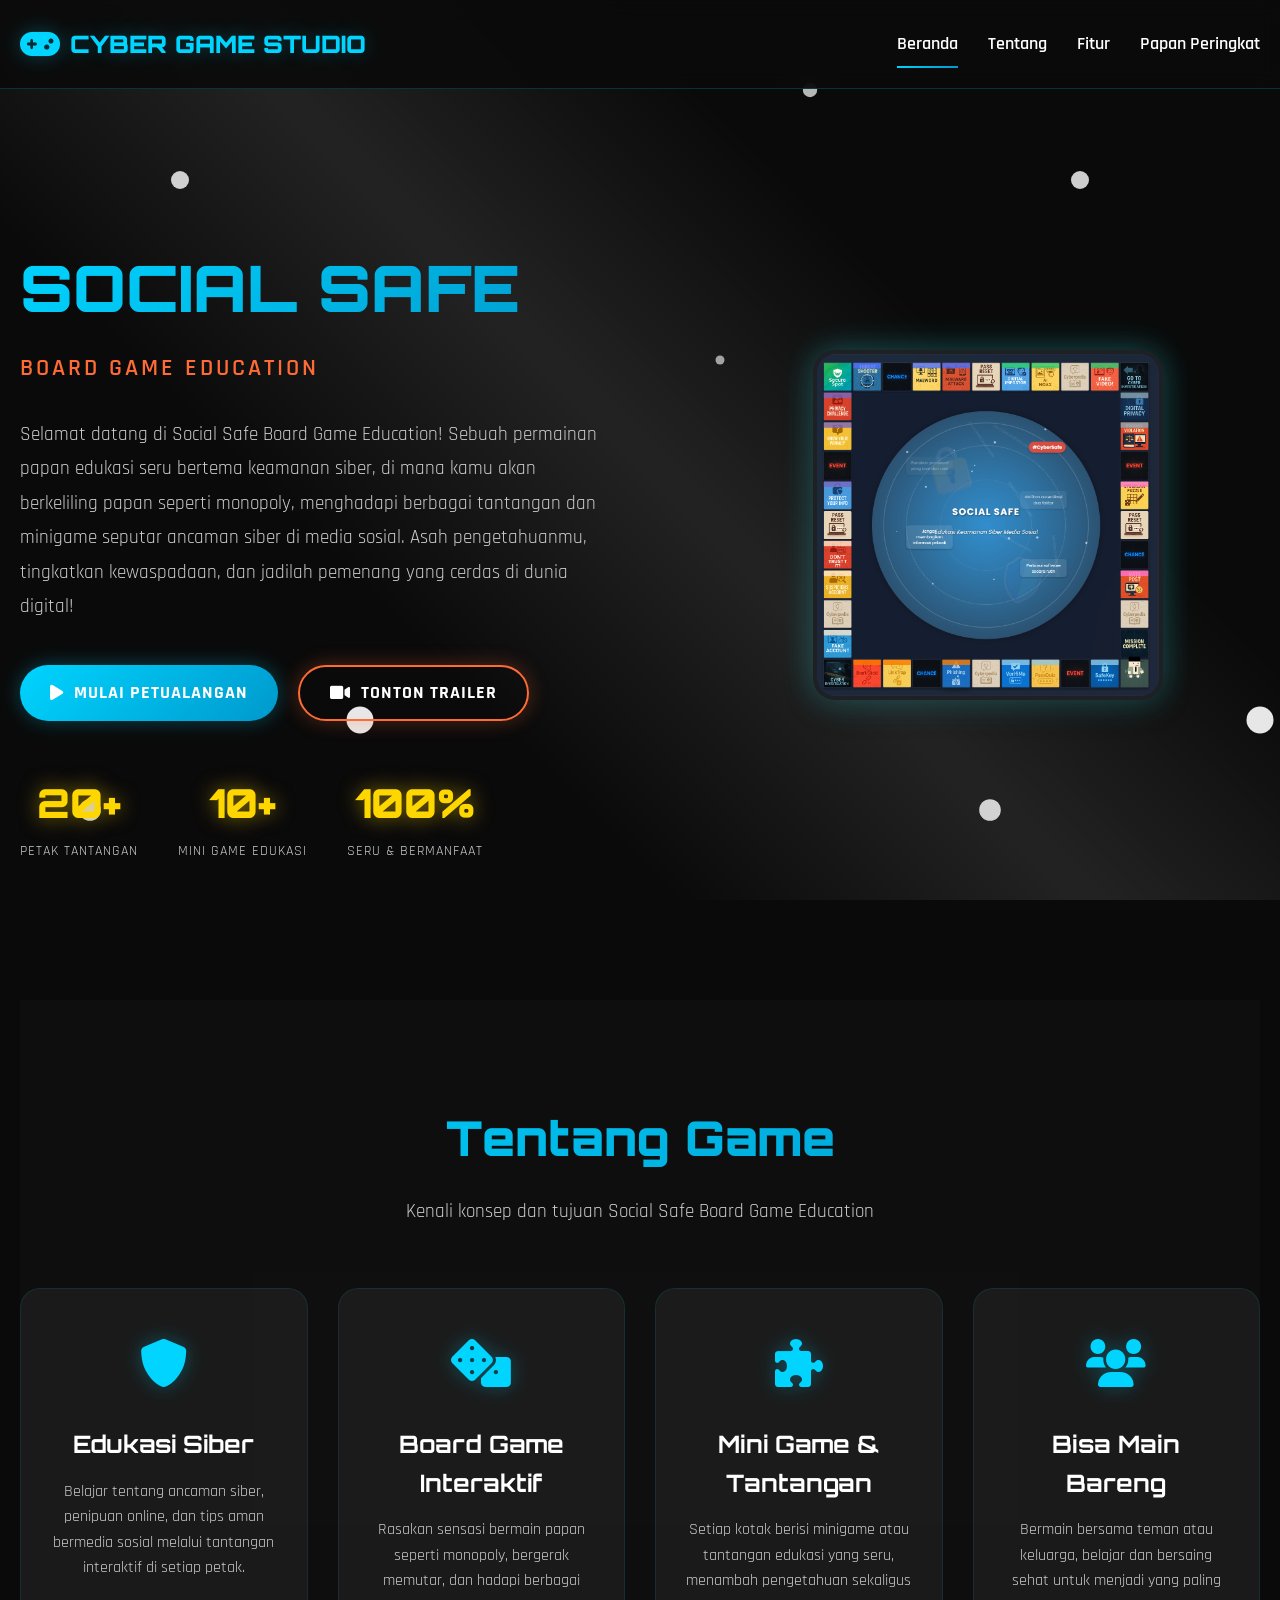
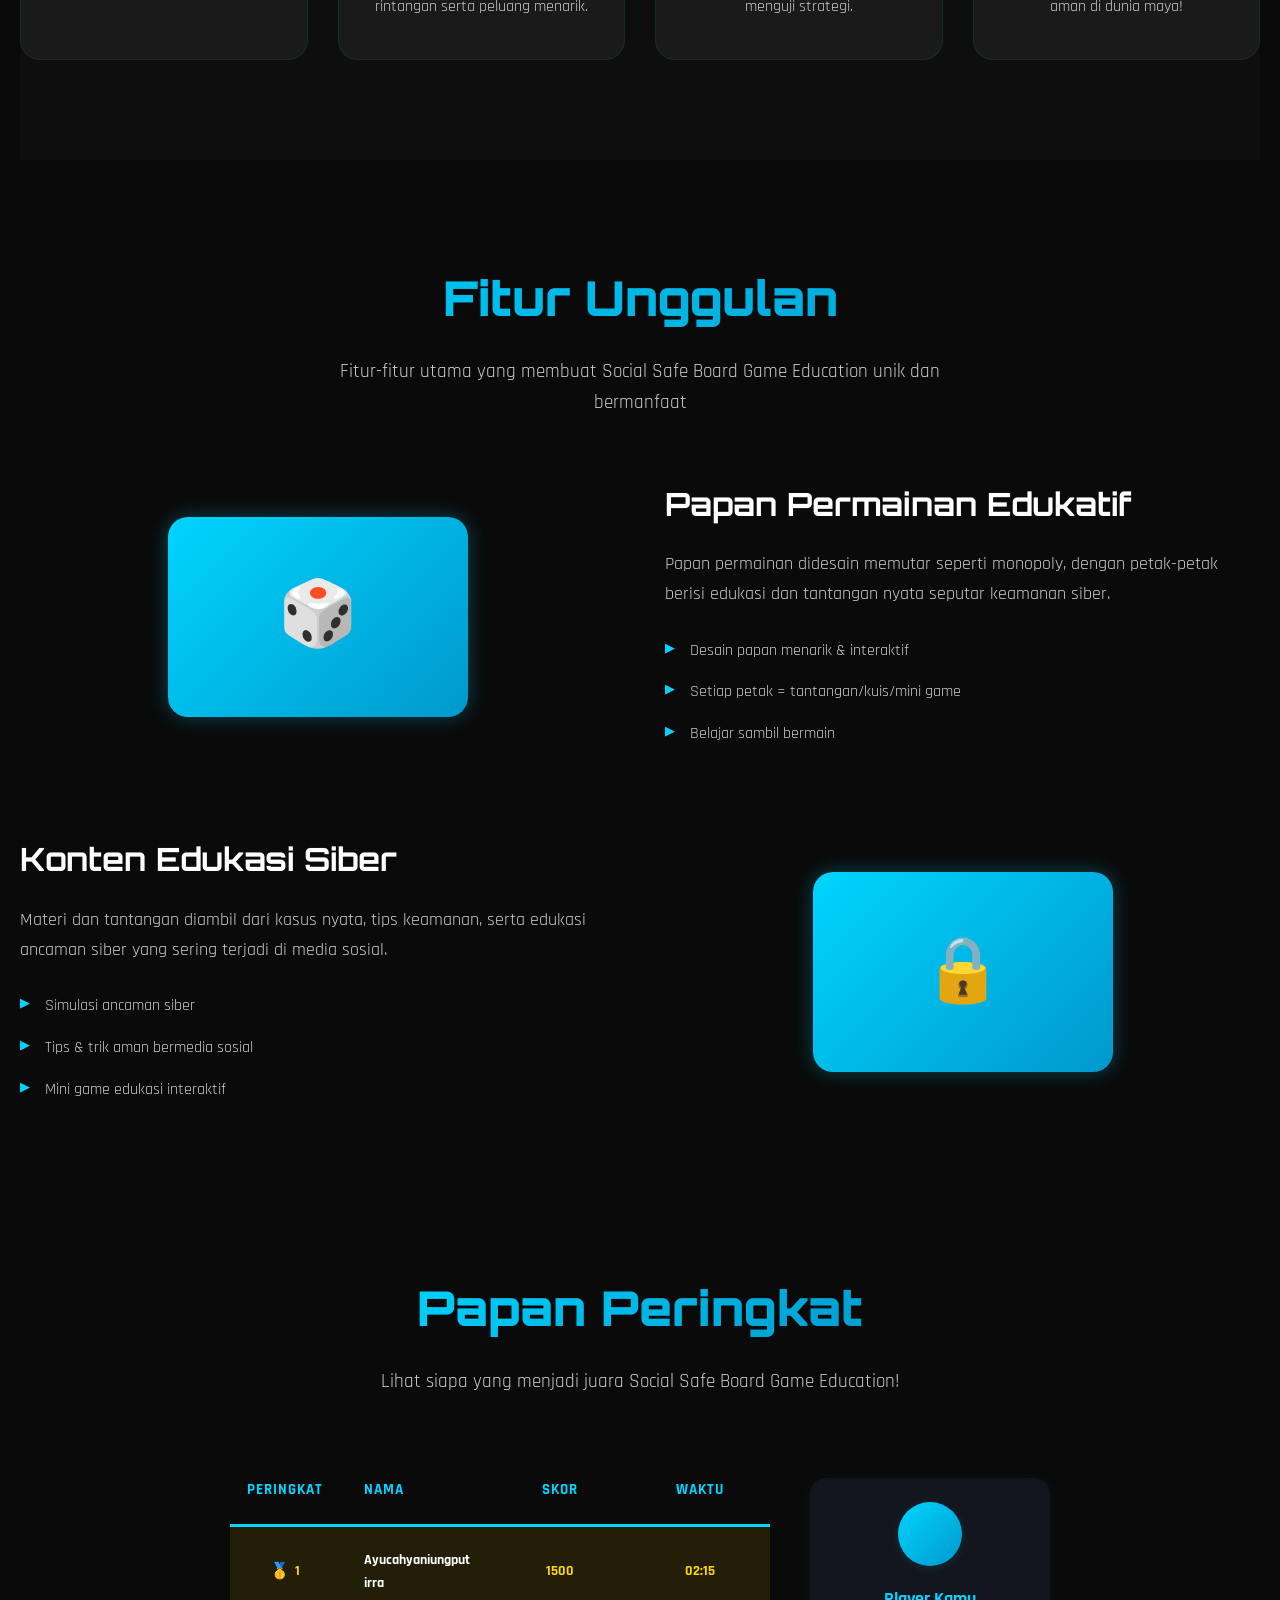
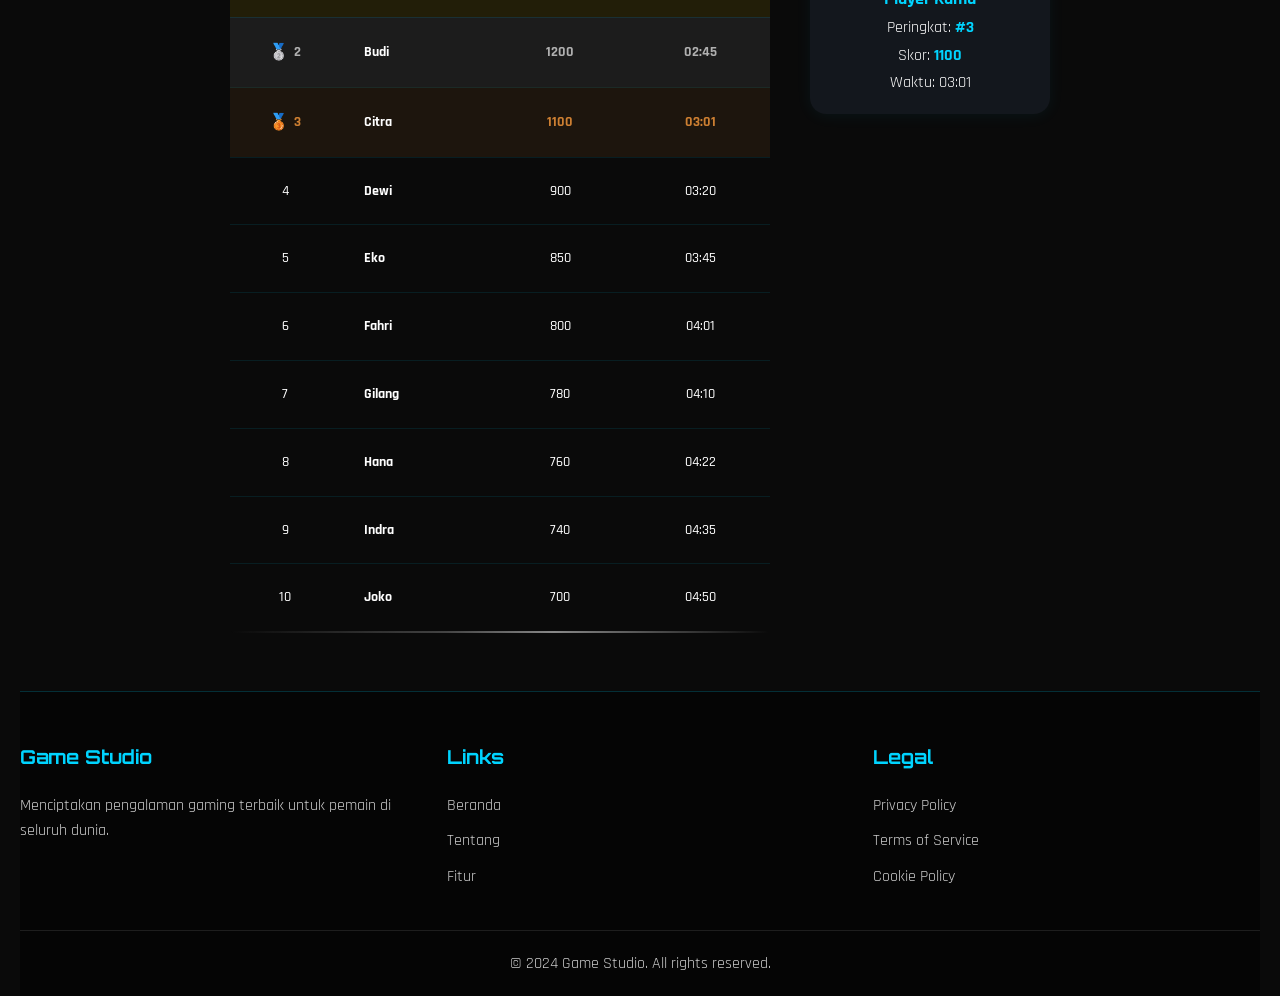
<file: index.html>
<!DOCTYPE html>
<html lang="id">
<head>
    <meta charset="UTF-8">
    <meta name="viewport" content="width=device-width, initial-scale=1.0">
    <title>Beranda - SociSafe</title>
    <link rel="icon" type="image/png" href="assets/images/profil/ikonsocisafe.png">
    <link rel="stylesheet" href="styles/intro.css">
    <link rel="stylesheet" href="styles/scrollbar.css">
    <link href="https://fonts.googleapis.com/css2?family=Orbitron:wght@400;700;900&family=Rajdhani:wght@300;400;600;700&display=swap" rel="stylesheet">
    <link rel="stylesheet" href="https://cdnjs.cloudflare.com/ajax/libs/font-awesome/6.0.0/css/all.min.css">
</head>
<body>
    <div class="stars"></div>
    <div class="twinkling"></div>
    
    <div class="container">
        <header class="header">
            <div class="logo">
                <i class="fas fa-gamepad"></i>
                <span>CYBER GAME STUDIO</span>
            </div>
            <nav class="nav">
                <a href="#home" class="nav-link active">Beranda</a>
                <a href="#about" class="nav-link">Tentang</a>
                <a href="#features" class="nav-link">Fitur</a>
                <a href="#leaderboard" class="nav-link">Papan Peringkat</a>
            </nav>
        </header>

        <main class="main-content">
            <section id="home" class="hero-section">
                <div class="hero-content">
                    <div class="game-title">
                        <h1 class="title-main">SOCIAL SAFE</h1>
                        <div class="title-subtitle">Board Game Education</div>
                    </div>
                    
                    <div class="hero-description">
                        <p>Selamat datang di Social Safe Board Game Education! Sebuah permainan papan edukasi seru bertema keamanan siber, di mana kamu akan berkeliling papan seperti monopoly, menghadapi berbagai tantangan dan minigame seputar ancaman siber di media sosial. Asah pengetahuanmu, tingkatkan kewaspadaan, dan jadilah pemenang yang cerdas di dunia digital!</p>
                    </div>

                    <div class="cta-buttons">
                        <button class="btn btn-primary" id="playBtn">
                            <i class="fas fa-play"></i>
                            MULAI PETUALANGAN
                        </button>
                        <button class="btn btn-secondary" id="trailerBtn">
                            <i class="fas fa-video"></i>
                            TONTON TRAILER
                        </button>
                    </div>

                    <div class="hero-stats">
                        <div class="stat-item">
                            <div class="stat-number">20+</div>
                            <div class="stat-label">Petak Tantangan</div>
                        </div>
                        <div class="stat-item">
                            <div class="stat-number">10+</div>
                            <div class="stat-label">Mini Game Edukasi</div>
                        </div>
                        <div class="stat-item">
                            <div class="stat-number">100%</div>
                            <div class="stat-label">Seru & Bermanfaat</div>
                        </div>
                    </div>
                </div>

                <div class="hero-visual">
                    <div class="character-container">
                        <img src="assets/images/profil/socialsafe.png" alt="Social Safe" class="hero-main-image">
                        <!-- Floating elements dihapus -->
                    </div>
                </div>
            </section>

            <section id="about" class="about-section">
                <div class="section-header">
                    <h2>Tentang Game</h2>
                    <p>Kenali konsep dan tujuan Social Safe Board Game Education</p>
                </div>
                
                <div class="features-grid">
                    <div class="feature-card">
                        <div class="feature-icon">
                            <i class="fas fa-shield-alt"></i>
                        </div>
                        <h3>Edukasi Siber</h3>
                        <p>Belajar tentang ancaman siber, penipuan online, dan tips aman bermedia sosial melalui tantangan interaktif di setiap petak.</p>
                    </div>
                    
                    <div class="feature-card">
                        <div class="feature-icon">
                            <i class="fas fa-dice"></i>
                        </div>
                        <h3>Board Game Interaktif</h3>
                        <p>Rasakan sensasi bermain papan seperti monopoly, bergerak memutar, dan hadapi berbagai rintangan serta peluang menarik.</p>
                    </div>
                    
                    <div class="feature-card">
                        <div class="feature-icon">
                            <i class="fas fa-puzzle-piece"></i>
                        </div>
                        <h3>Mini Game & Tantangan</h3>
                        <p>Setiap kotak berisi minigame atau tantangan edukasi yang seru, menambah pengetahuan sekaligus menguji strategi.</p>
                    </div>
                    
                    <div class="feature-card">
                        <div class="feature-icon">
                            <i class="fas fa-users"></i>
                        </div>
                        <h3>Bisa Main Bareng</h3>
                        <p>Bermain bersama teman atau keluarga, belajar dan bersaing sehat untuk menjadi yang paling aman di dunia maya!</p>
                    </div>
                </div>
            </section>

            <section id="features" class="features-section">
                <div class="section-header">
                    <h2>Fitur Unggulan</h2>
                    <p>Fitur-fitur utama yang membuat Social Safe Board Game Education unik dan bermanfaat</p>
                </div>
                
                <div class="features-showcase">
                    <div class="feature-showcase-item">
                        <div class="feature-image">
                            <div class="placeholder-image">🎲</div>
                        </div>
                        <div class="feature-content">
                            <h3>Papan Permainan Edukatif</h3>
                            <p>Papan permainan didesain memutar seperti monopoly, dengan petak-petak berisi edukasi dan tantangan nyata seputar keamanan siber.</p>
                            <ul>
                                <li>Desain papan menarik & interaktif</li>
                                <li>Setiap petak = tantangan/kuis/mini game</li>
                                <li>Belajar sambil bermain</li>
                            </ul>
                        </div>
                    </div>
                    
                    <div class="feature-showcase-item reverse">
                        <div class="feature-image">
                            <div class="placeholder-image">🔒</div>
                        </div>
                        <div class="feature-content">
                            <h3>Konten Edukasi Siber</h3>
                            <p>Materi dan tantangan diambil dari kasus nyata, tips keamanan, serta edukasi ancaman siber yang sering terjadi di media sosial.</p>
                            <ul>
                                <li>Simulasi ancaman siber</li>
                                <li>Tips & trik aman bermedia sosial</li>
                                <li>Mini game edukasi interaktif</li>
                            </ul>
                        </div>
                    </div>
                </div>
            </section>

            <!-- Leaderboard Section Start -->
            <section id="leaderboard" class="leaderboard-section">
                <div class="section-header">
                    <h2>Papan Peringkat</h2>
                    <p>Lihat siapa yang menjadi juara Social Safe Board Game Education!</p>
                </div>
                <div class="leaderboard-wrapper">
                    <!-- Kolom Kiri: Tabel Peringkat -->
                    <div class="leaderboard-table-container">
                        <table class="leaderboard-table">
                            <thead>
                                <tr>
                                    <th>Peringkat</th>
                                    <th>Nama</th>
                                    <th>Skor</th>
                                    <th>Waktu</th>
                                </tr>
                            </thead>
                            <tbody>
                                <tr class="rank-1">
                                    <td><span class="medal medal-gold">🥇</span> 1</td>
                                    <td>Ayucahyaniungputirra</td>
                                    <td>1500</td>
                                    <td>02:15</td>
                                </tr>
                                <tr class="rank-2">
                                    <td><span class="medal medal-silver">🥈</span> 2</td>
                                    <td>Budi</td>
                                    <td>1200</td>
                                    <td>02:45</td>
                                </tr>
                                <tr class="rank-3">
                                    <td><span class="medal medal-bronze">🥉</span> 3</td>
                                    <td>Citra</td>
                                    <td>1100</td>
                                    <td>03:01</td>
                                </tr>
                                <tr>
                                    <td>4</td>
                                    <td>Dewi</td>
                                    <td>900</td>
                                    <td>03:20</td>
                                </tr>
                                <tr>
                                    <td>5</td>
                                    <td>Eko</td>
                                    <td>850</td>
                                    <td>03:45</td>
                                </tr>
                                <tr>
                                    <td>6</td>
                                    <td>Fahri</td>
                                    <td>800</td>
                                    <td>04:01</td>
                                </tr>
                                <tr>
                                    <td>7</td>
                                    <td>Gilang</td>
                                    <td>780</td>
                                    <td>04:10</td>
                                </tr>
                                <tr>
                                    <td>8</td>
                                    <td>Hana</td>
                                    <td>760</td>
                                    <td>04:22</td>
                                </tr>
                                <tr>
                                    <td>9</td>
                                    <td>Indra</td>
                                    <td>740</td>
                                    <td>04:35</td>
                                </tr>
                                <tr>
                                    <td>10</td>
                                    <td>Joko</td>
                                    <td>700</td>
                                    <td>04:50</td>
                                </tr>
                            </tbody>
                        </table>
                        <div class="leaderboard-divider"></div>
                    </div>
                    <!-- Kolom Kanan: Profil Player -->
                    <div class="leaderboard-profile">
                        <div class="profile-card">
                            <div class="profile-avatar"></div>
                            <div class="profile-info">
                                <div class="profile-name">Player Kamu</div>
                                <div class="profile-rank">Peringkat: <span>#3</span></div>
                                <div class="profile-score">Skor: <span>1100</span></div>
                                <div class="profile-time">Waktu: <span>03:01</span></div>
                            </div>
                        </div>
                    </div>
                </div>
            </section>
            <!-- Leaderboard Section End -->

            <footer class="footer">
                <div class="footer-content">
                    <div class="footer-section">
                        <h4>Game Studio</h4>
                        <p>Menciptakan pengalaman gaming terbaik untuk pemain di seluruh dunia.</p>
                    </div>
                    <div class="footer-section">
                        <h4>Links</h4>
                        <ul>
                            <li><a href="#home">Beranda</a></li>
                            <li><a href="#about">Tentang</a></li>
                            <li><a href="#features">Fitur</a></li>
                        </ul>
                    </div>
                    <div class="footer-section">
                        <h4>Legal</h4>
                        <ul>
                            <li><a href="#">Privacy Policy</a></li>
                            <li><a href="#">Terms of Service</a></li>
                            <li><a href="#">Cookie Policy</a></li>
                        </ul>
                    </div>
                </div>
                <div class="footer-bottom">
                    <p>&copy; 2024 Game Studio. All rights reserved.</p>
                </div>
            </footer>
        </main>

        <!-- Modal untuk trailer -->
        <div id="trailerModal" class="modal">
            <div class="modal-content">
                <span class="close">&times;</span>
                <div class="video-placeholder">
                    <i class="fas fa-play-circle"></i>
                    <p>Trailer Game Akan Segera Hadir!</p>
                </div>
            </div>
        </div>

        <div class="loading-overlay" id="loadingOverlay">
            <div class="loading-content">
                <div class="loading-title">
                    <span class="loading-geometry">SOCIAL SAFE</span><br>
                    <span class="loading-vibes">BOARD GAME</span><br>
                    <span class="loading-monster">EDUCATION</span>
                </div>
                <div class="loading-bar">
                    <div class="loading-progress" id="loadingProgress"></div>
                </div>
            </div>
        </div>

        <script src="scripts/intro.js"></script>
    </div>
</body>
</html>
</file>
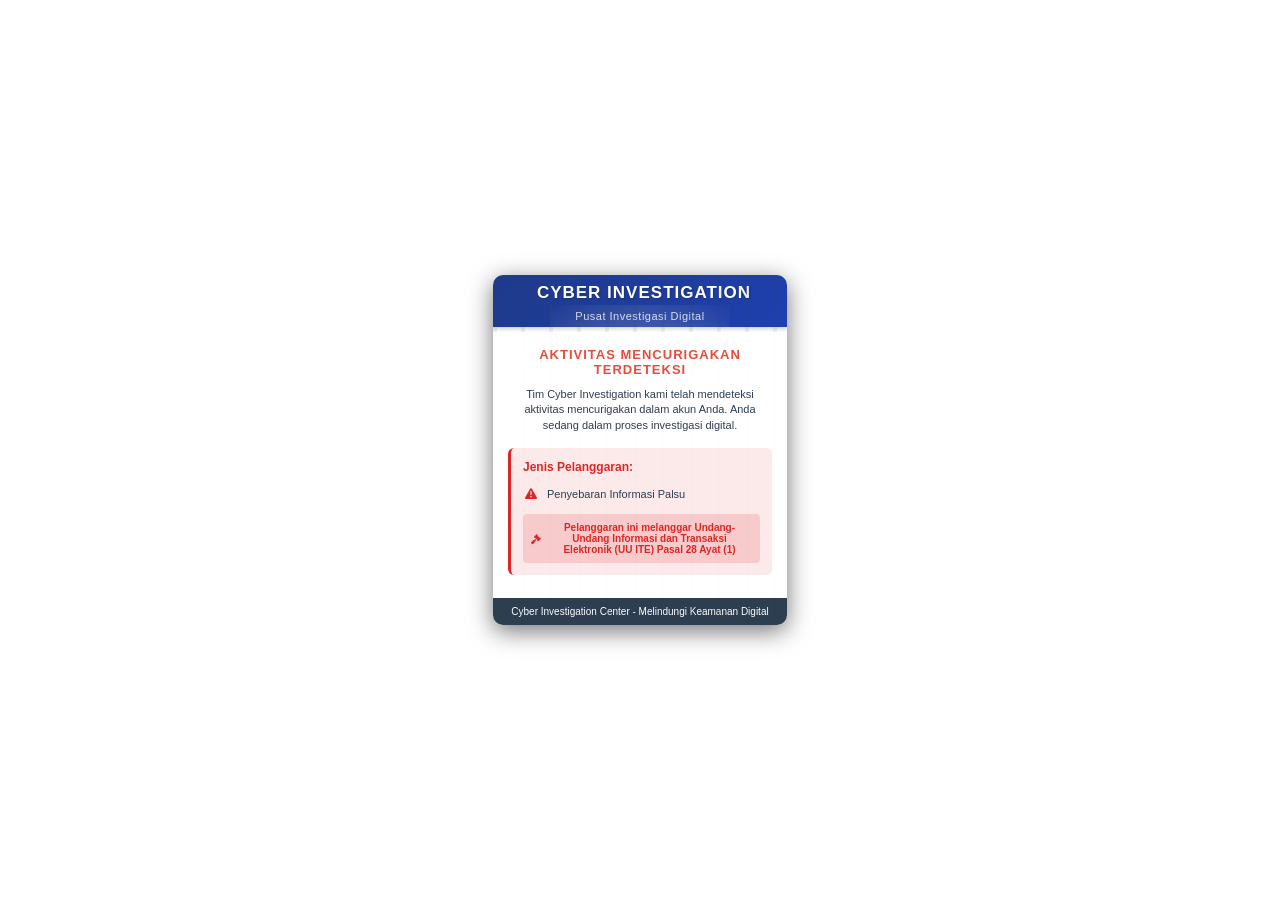
<file: Kotak/10/index.html>
<!DOCTYPE html>
<html lang="id">
<head>
    <meta charset="UTF-8">
    <meta name="viewport" content="width=device-width, initial-scale=1.0">
    <title>Cyber Investigation Center</title>
    <link rel="stylesheet" href="styles.css">
    <link rel="stylesheet" href="https://cdnjs.cloudflare.com/ajax/libs/font-awesome/6.0.0/css/all.min.css">
</head>
<body>
    <div class="investigation-overlay"></div>
    <div class="investigation-container">
        <div class="investigation-modal">
            <div class="prison-bars"></div>
            <div class="spotlight"></div>
            <div class="investigation-header">
                <h1><span id="suspension-timer" style="font-size:1.2em;"></span><span id="investigation-title">CYBER INVESTIGATION</span></h1>
                <div class="header-subtitle">Pusat Investigasi Digital</div>
            </div>
            <div class="investigation-content" id="investigationContent">
                <!-- Initial Screen -->
                <div class="investigation-message" id="initialMessage">
                    <h2 class="warning-title">AKTIVITAS MENCURIGAKAN TERDETEKSI</h2>
                    <p class="investigation-desc">
                        Tim Cyber Investigation kami telah mendeteksi aktivitas mencurigakan dalam akun Anda. 
                        Anda sedang dalam proses investigasi digital.
                    </p>
                    <div class="violation-details">
                        <h3>Jenis Pelanggaran:</h3>
                        <div class="violation-list">
                            <div class="violation-item">
                                <i class="fas fa-exclamation-triangle"></i>
                                <span>Penyebaran Informasi Palsu</span>
                            </div>
                        </div>
                        <p class="warning-note">
                            <i class="fas fa-gavel"></i>
                            Pelanggaran ini melanggar Undang-Undang Informasi dan Transaksi Elektronik (UU ITE) Pasal 28 Ayat (1)
                        </p>
                    </div>
                </div>
                <div class="investigation-actions">
                    <button id="startInvestigation" class="btn-primary">
                        Mulai Investigasi
                    </button>
                </div>
            </div>
            <div class="investigation-footer">
                <p>Cyber Investigation Center - Melindungi Keamanan Digital</p>
            </div>
        </div>
    </div>
    <script src="script.js"></script>
</body>
</html>
</file>
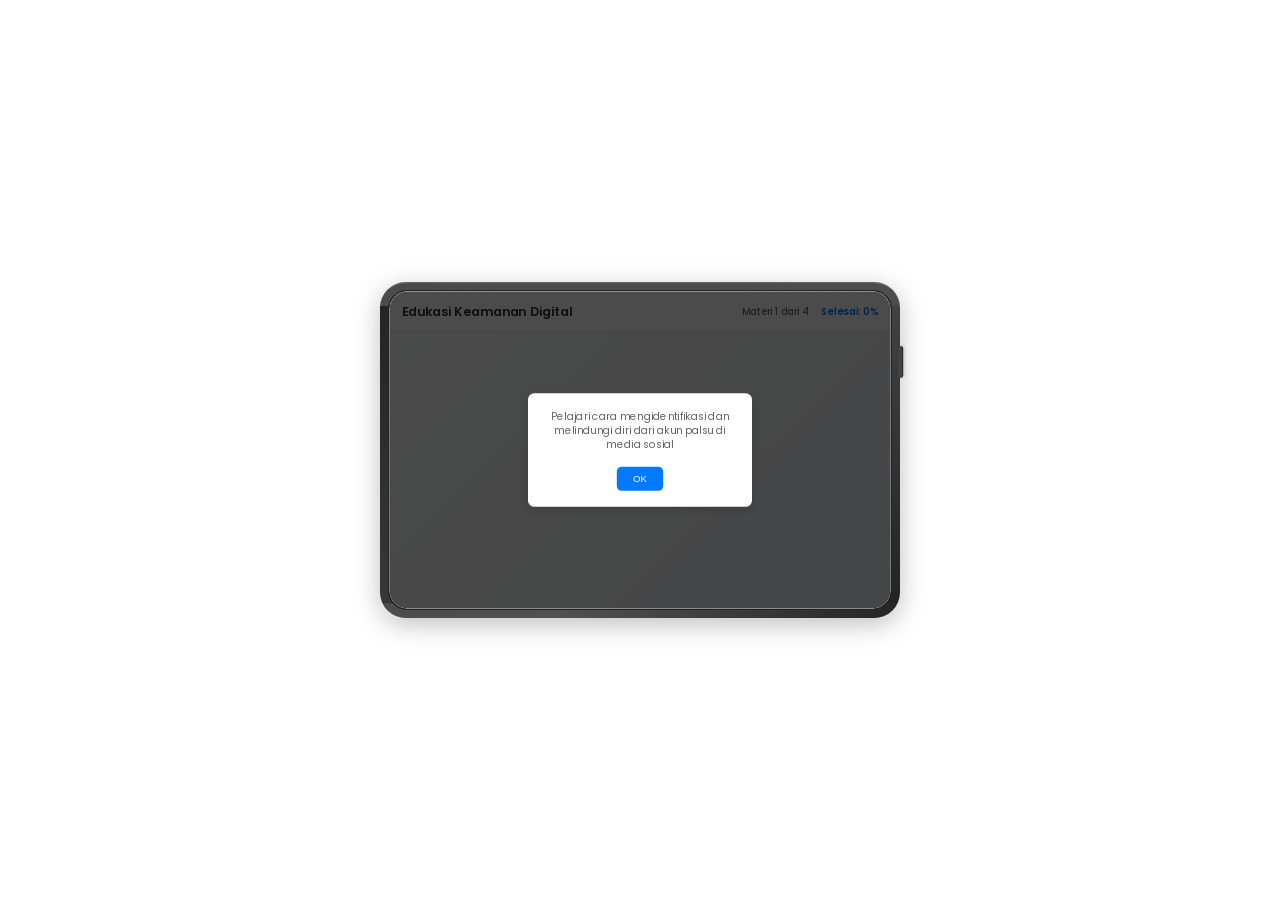
<file: Kotak/11/index.html>
<!DOCTYPE html>
<html lang="id">
<head>
    <meta charset="UTF-8">
    <meta name="viewport" content="width=device-width, initial-scale=1.0">
    <title>Game Edukasi Privasi Akun</title>
    <link rel="stylesheet" href="styles.css">
    <link href="https://fonts.googleapis.com/css2?family=Poppins:wght@400;600;700&display=swap" rel="stylesheet">
    <link href="https://fonts.googleapis.com/css2?family=Orbitron:wght@700&display=swap" rel="stylesheet">
</head>
<body>
    <div class="game-container">
        <div class="device-frame-lock">
        <div class="device-frame">
            <div class="tablet-btn"></div>
            <div class="device-screen">
                <!-- Learning Interface -->
                <div class="learning-interface">
                    <!-- Header -->
                    <div class="learning-header">
                        <h1 class="learning-title">Edukasi Keamanan Digital</h1>
                        <div class="learning-stats">
                            <span class="progress-text">Materi <span id="currentLesson">1</span> dari <span id="totalLessons">4</span></span>
                            <span class="completion">Selesai: <span id="completionPercent">0</span>%</span>
                        </div>
                    </div>

                    <!-- Learning Content -->
                    <div class="learning-content" id="learningContent">
                        <!-- Welcome Popup -->
                        <div class="welcome-popup" id="welcomePopup">
                            <div class="popup-content">
                                <p>Pelajari cara mengidentifikasi dan melindungi diri dari akun palsu di media sosial</p>
                                <button class="ok-btn" onclick="showLearningOverview()">OK</button>
                            </div>
                        </div>

                        <!-- Learning Overview Screen -->
                        <div class="learning-overview-screen" id="learningOverviewScreen" style="display: none;">
                            <div class="overview-content">
                                <h2>Materi yang Akan Dipelajari</h2>
                                <div class="lesson-list">
                                    <div class="lesson-item">
                                        <span class="lesson-number">1</span>
                                        <div class="lesson-info">
                                            <h4>Pengenalan Akun Palsu</h4>
                                            <p>Apa itu akun palsu dan mengapa berbahaya</p>
                                        </div>
                                    </div>
                                    <div class="lesson-item">
                                        <span class="lesson-number">2</span>
                                        <div class="lesson-info">
                                            <h4>Tanda-tanda Akun Palsu</h4>
                                            <p>Karakteristik dan red flags yang perlu diperhatikan</p>
                                        </div>
                                    </div>
                                    <div class="lesson-item">
                                        <span class="lesson-number">3</span>
                                        <div class="lesson-info">
                                            <h4>Analisis Profil</h4>
                                            <p>Cara menganalisis profil media sosial</p>
                                        </div>
                                    </div>
                                    <div class="lesson-item">
                                        <span class="lesson-number">4</span>
                                        <div class="lesson-info">
                                            <h4>Tips Keamanan</h4>
                                            <p>Cara melindungi diri dari akun palsu</p>
                                        </div>
                                    </div>
                                </div>
                                <button class="start-learning-btn" onclick="startLearning()">Mulai Belajar</button>
                            </div>
                        </div>

                        <!-- Lesson Screen -->
                        <div class="lesson-screen" id="lessonScreen" style="display: none;">
                            <div class="lesson-content">
                                <div class="lesson-header">
                                    <h2 id="lessonHeading">Pengenalan Akun Palsu</h2>
                                    <p id="lessonSubtitle">Memahami apa itu akun palsu dan dampaknya</p>
                                </div>
                                
                                <div class="lesson-body" id="lessonBody">
                                    <!-- Content will be populated by JavaScript -->
                                </div>

                                <div class="lesson-actions">
                                    <button class="prev-btn" onclick="previousLesson()" id="prevBtn" style="display: none;">Sebelumnya</button>
                                    <button class="next-btn" onclick="nextLesson()" id="nextBtn">Selanjutnya</button>
                                </div>
                            </div>
                        </div>

                        <!-- Completion Screen -->
                        <div class="completion-screen" id="completionScreen" style="display: none;">
                            <div class="completion-content">
                                <h2>Anda Telah Menyelesaikan Edukasi</h2>
                                <div class="completion-summary">
                                    <div class="summary-item">
                                        <span class="summary-label">Materi Selesai:</span>
                                        <span class="summary-value">4/4</span>
                                    </div>
                                    <div class="summary-item">
                                        <span class="summary-label">Status:</span>
                                        <span class="summary-value">Lengkap</span>
                                    </div>
                                </div>

                                <div class="completion-actions">
                                    <button id="selesaiBtn" class="restart-btn" onclick="restartLearning()">Selesai</button>
                                </div>
                            </div>
                        </div>
                    </div>
                </div>
            </div>
        </div>
        </div>
    </div>

    <!-- Help Modal -->
    <div class="help-modal" id="helpModal" style="display: none;">
        <div class="help-content">
            <h3>💡 Tips Navigasi</h3>
            <div class="help-tips">
                <div class="help-tip">
                    <span class="tip-icon">📖</span>
                    <div class="tip-text">
                        <strong>Baca dengan Teliti:</strong> Setiap materi mengandung informasi penting
                    </div>
                </div>
                <div class="help-tip">
                    <span class="tip-icon">⏱️</span>
                    <div class="tip-text">
                        <strong>Lanjutkan Kapan Saja:</strong> Anda bisa melanjutkan materi di lain waktu
                    </div>
                </div>
                <div class="help-tip">
                    <span class="tip-icon">🎯</span>
                    <div class="tip-text">
                        <strong>Fokus pada Praktik:</strong> Perhatikan contoh-contoh yang diberikan
                    </div>
                </div>
            </div>
            <button class="close-help-btn" onclick="closeHelp()">Tutup</button>
        </div>
    </div>

    <script src="script.js"></script>
</body>
</html>
</file>
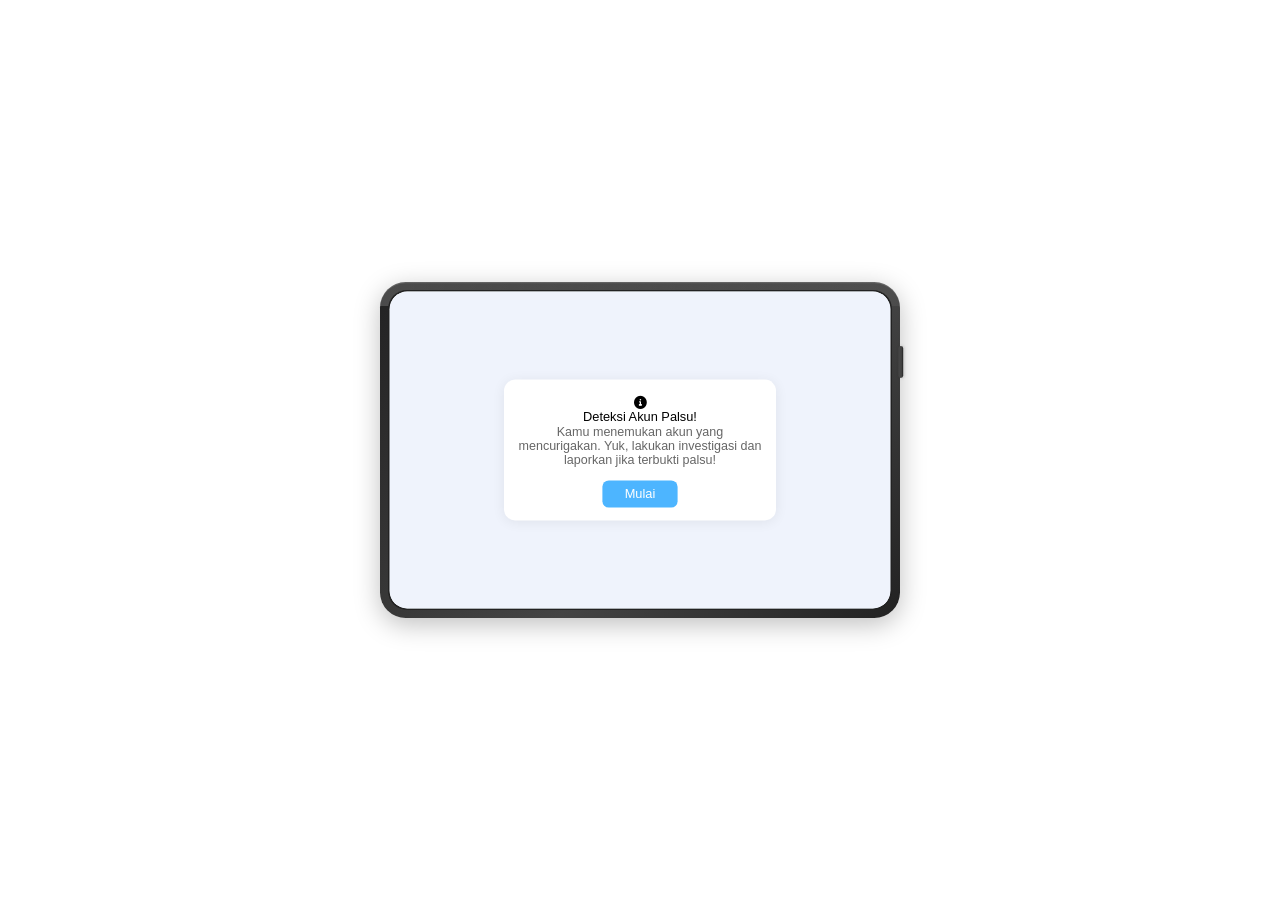
<file: Kotak/13/index.html>
<!DOCTYPE html>
<html lang="id">
<head>
    <meta charset="UTF-8">
    <meta name="viewport" content="width=device-width, initial-scale=1.0">
    <title>Edukasi Keamanan Media Sosial</title>
    <link rel="stylesheet" href="styles.css">
    <link rel="stylesheet" href="https://cdnjs.cloudflare.com/ajax/libs/font-awesome/6.0.0/css/all.min.css">

</head>
<body>
    <div class="game-container">
        <div class="device-frame-lock">
        <div class="device-frame">
            <div class="tablet-speaker"></div>
            <div class="tablet-btn"></div>
            <div class="device-screen">
                <div class="screen-content">
                    <!-- Instagram Simulation Content -->
                    <div class="ig-message-overlay" id="igMessageOverlay">
                        <div class="ig-message-header">
                            <span class="ig-message-back" id="igMessageBack"><i class="fas fa-arrow-left"></i></span>
                            <span class="ig-message-profile"><img src="image.png" class="ig-message-profile-pic"></span>
                            <span class="ig-message-userbox" id="igMessageUserBox">
                                <span class="ig-message-username">goodlifebca__</span>
                                <span class="ig-message-subusername">Bank BCA</span>
                            </span>
                        </div>
                        <div class="ig-message-content">
                            <div class="ig-message-bubble-row">
                                <img src="image.png" class="ig-message-bubble-pic">
                                <div class="ig-message-bubble">
                                    Selamat pagi, kami dari pusat layanan BCA. Silahkan DM kami jika anda memiliki keluhan. Terima kasih.
                                </div>
                            </div>
                        </div>
                        <div class="dm-bottom-nav">Ayo cek keaslian akun! Klik profil untuk investigasi!</div>
                    </div>
                    
                    <div class="intro-petunjuk" id="introPetunjuk">
                        <div id="introBox">
                            <span class="intro-info-icon"><i class="fas fa-info-circle"></i></span>
                            <div id="introTitle">Deteksi Akun Palsu!</div>
                            <div id="introDesc">Kamu menemukan akun yang mencurigakan. Yuk, lakukan investigasi dan laporkan jika terbukti palsu!</div>
                            <div style="display: flex; justify-content: flex-end;">
                                <button id="introNextBtn">Mulai</button>
                            </div>
                        </div>
                    </div>
                    
                    <div class="ig-realistic-profile">
                        <div class="ig-header-bar">
                            <span class="ig-username-top">goodlifebca_</span>
                            <span class="ig-menu-top"><i class="fas fa-ellipsis-h"></i></span>
                        </div>
                        <div class="ig-profile-main">
                            <img src="image.png" class="ig-profile-pic" alt="Profile Picture">
                            <div class="ig-profile-info">
                                <div class="ig-profile-title-row">
                                    <span class="ig-profile-title">Bank BCA</span>
                                </div>
                                <div class="ig-profile-category">Financial Service</div>
                                <div class="ig-profile-bio">Instagram Resmi Bank BCA<br><span class="ig-profile-translate">BCA berizin dan diawasi oleh OJK & BI</span></div>
                                <div class="ig-profile-link">linkin.bio/bankbca and 2 more</div>
                            </div>
                        </div>
                        <div class="ig-profile-stats-row">
                            <div class="ig-profile-stat"><span class="ig-profile-stat-count">67</span><span class="ig-profile-stat-label">posts</span></div>
                            <div class="ig-profile-stat"><span class="ig-profile-stat-count ig-followers-link" id="followersBtn">2.8K</span><span class="ig-profile-stat-label">followers</span></div>
                            <div class="ig-profile-stat"><span class="ig-profile-stat-count">6,728</span><span class="ig-profile-stat-label">following</span></div>
                        </div>
                        <div class="ig-profile-actions-row">
                            <button class="ig-btn-follow">Follow</button>
                            <button class="ig-btn-message" id="igMessageBtn">Message</button>
                            <button class="ig-btn-dropdown"><i class="fas fa-user-plus"></i></button>
                        </div>
                        <div class="ig-story-highlights">
                            <div class="ig-story"><div class="ig-story-pic" style="background-image: url('image.png');"></div><div class="ig-story-label">Gebyar BCA</div></div>
                            <div class="ig-story"><div class="ig-story-pic" style="background-image: url('image.png');"></div><div class="ig-story-label">myBCA</div></div>
                            <div class="ig-story"><div class="ig-story-pic" style="background-image: url('image.png');"></div><div class="ig-story-label">Edukatips</div></div>
                            <div class="ig-story"><div class="ig-story-pic" style="background-image: url('image.png');"></div><div class="ig-story-label">Merchant</div></div>
                            <div class="ig-story"><div class="ig-story-pic" style="background-image: url('image.png');"></div><div class="ig-story-label">Awas Modus</div></div>
                        </div>
                        <div class="ig-tabs">
                            <span class="ig-tab active"><i class="fas fa-th"></i></span>
                            <span class="ig-tab"><i class="fas fa-clone"></i></span>
                            <span class="ig-tab"><i class="far fa-user-circle"></i></span>
                        </div>
                        <div class="ig-posts-grid">
                            <div class="ig-post-thumb" style="background-image: url('image.png');"></div>
                            <div class="ig-post-thumb" style="background-image: url('image.png');"></div>
                            <div class="ig-post-thumb" style="background-image: url('image.png');"></div>
                            <div class="ig-post-thumb" style="background-image: url('image.png');"></div>
                            <div class="ig-post-thumb" style="background-image: url('image.png');"></div>
                            <div class="ig-post-thumb" style="background-image: url('image.png');"></div>
                            <div class="ig-post-thumb" style="background-image: url('image.png');"></div>
                            <div class="ig-post-thumb" style="background-image: url('image.png');"></div>
                            <div class="ig-post-thumb" style="background-image: url('image.png');"></div>
                        </div>
                        <div class="ig-popup-overlay" id="igPopupOverlay"></div>
                        <div class="ig-popup-menu" id="igPopupMenu">
                            <div class="ig-popup-menu-bar"></div>
                            <div class="ig-popup-menu-item ig-popup-menu-danger">Restrict</div>
                            <div class="ig-popup-menu-item ig-popup-menu-danger">Block</div>
                            <div class="ig-popup-menu-item ig-popup-menu-danger" id="reportBtn">Report</div>
                            <div class="ig-popup-menu-item" id="aboutAccountBtn">About this account</div>
                            <div class="ig-popup-menu-item">Hide your story</div>
                            <div class="ig-popup-menu-item">Copy profile URL</div>
                            <div class="ig-popup-menu-item">Share this profile</div>
                            <div class="ig-popup-menu-item">QR code</div>
                        </div>
                        <div class="ig-about-overlay" id="igAboutOverlay">
                            <div class="ig-about-header">
                                <span class="ig-about-back" id="igAboutBack"><i class="fas fa-arrow-left"></i></span>
                                <span class="ig-about-title">About this account</span>
                            </div>
                            <div class="ig-about-content">
                                <div class="ig-about-profilepic"><img src="image.png" alt="Profile Picture" style="width:100%;height:100%;border-radius:50%;object-fit:cover;"></div>
                                <div class="ig-about-username">goodlifebca_</div>
                                <div class="ig-about-desc">To help keep our community authentic, we're showing information about accounts on Instagram. <a href="#" class="ig-about-link">See why this information is important.</a></div>
                                <div class="ig-about-list">
                                    <div class="ig-about-list-item">
                                        <span class="ig-about-icon"><i class="far fa-calendar-alt"></i></span>
                                        <div>
                                            <div class="ig-about-list-title">Date joined</div>
                                            <div class="ig-about-list-desc">September 2021</div>
                                        </div>
                                    </div>
                                    <div class="ig-about-list-item">
                                        <span class="ig-about-icon"><i class="fas fa-map-marker-alt"></i></span>
                                        <div>
                                            <div class="ig-about-list-title">Account based in</div>
                                            <div class="ig-about-list-desc">Indonesia</div>
                                        </div>
                                    </div>
                                    <div class="ig-about-list-item">
                                        <span class="ig-about-icon"><i class="far fa-user"></i></span>
                                        <div>
                                            <div class="ig-about-list-title">Former usernames</div>
                                        </div>
                                        <span class="ig-about-arrow">12</span>
                                    </div>
                                </div>
                            </div>
                        </div>
                        <div class="ig-report-overlay" id="igReportOverlay">
                            <div class="ig-about-header">
                                <span class="ig-about-back" id="igReportBack"><i class="fas fa-arrow-left"></i></span>
                                <span class="ig-about-title">Report</span>
                            </div>
                            <div class="ig-report-content">
                                <div class="ig-report-title">What do you want to report?</div>
                                <div class="ig-report-list">
                                    <div class="ig-report-list-item">It's posting content that shouldn't be on Instagram</div>
                                    <div class="ig-report-list-item" id="pretendReportBtn">It's pretending to be someone else</div>
                                    <div class="ig-report-list-item">It may be under the age of 13</div>
                                    <div class="ig-report-list-item">It may be posting spam</div>
                                    <div class="ig-report-list-item">Something else</div>
                                </div>
                            </div>
                        </div>
                        <div class="ig-submit-report-overlay" id="igSubmitReportOverlay">
                            <div class="ig-about-header">
                                <span class="ig-about-back" id="igSubmitReportBack"><i class="fas fa-arrow-left"></i></span>
                                <span class="ig-about-title">Submit Report</span>
                            </div>
                            <div class="ig-submit-report-content">
                                <div class="ig-submit-report-title">Report: Pretending to be someone else</div>
                                <div class="ig-submit-report-desc">Thank you for letting us know. Please confirm to submit your report. Our team will review this account for impersonation.</div>
                                <button class="ig-submit-report-btn" id="igSubmitReportBtn">Submit Report</button>
                            </div>
                        </div>
                        <div class="profile-bottom-nav dm-bottom-nav">Ayo cek keaslian akun! Klik profil untuk investigasi!</div>
                    </div>
                    
                    <div class="ig-followers-overlay" id="igFollowersOverlay">
                        <div class="ig-followers-header">
                            <span class="ig-followers-back" id="igFollowersBack"><i class="fas fa-arrow-left"></i></span>
                            <span class="ig-followers-username">goodlifebca_</span>
                        </div>
                        <div class="ig-followers-tabs">
                            <span class="ig-followers-tab active">2.8K followers</span>
                            <span class="ig-followers-tab">6,728 following</span>
                            <span class="ig-followers-tab">Suggested</span>
                        </div>
                        <div class="ig-followers-search"><input type="text" placeholder="Search"></div>
                        <div class="ig-followers-list">
                            <div class="ig-follower-item"><span class="ig-follower-pic default"></span><div class="ig-follower-info"><div class="ig-follower-username">94.lutfiap</div><div class="ig-follower-name">LUTFI AP</div></div><button class="ig-follower-btn">Follow</button></div>
                            <div class="ig-follower-item"><span class="ig-follower-pic default"></span><div class="ig-follower-info"><div class="ig-follower-username">aldy_novan_166</div><div class="ig-follower-name">ALDY NOVAN</div></div><button class="ig-follower-btn">Follow</button></div>
                            <div class="ig-follower-item"><span class="ig-follower-pic default"></span><div class="ig-follower-info"><div class="ig-follower-username">u9lyman_</div><div class="ig-follower-name">Fitrah Akbar</div></div><button class="ig-follower-btn">Follow</button></div>
                            <div class="ig-follower-item"><span class="ig-follower-pic default"></span><div class="ig-follower-info"><div class="ig-follower-username">tamarizky66</div><div class="ig-follower-name">Tama Rizky</div></div><button class="ig-follower-btn">Follow</button></div>
                            <div class="ig-follower-item"><span class="ig-follower-pic default"></span><div class="ig-follower-info"><div class="ig-follower-username">azgar1933</div><div class="ig-follower-name">Muhammad Gibran Alfarayy</div></div><button class="ig-follower-btn">Follow</button></div>
                            <div class="ig-follower-item"><span class="ig-follower-pic default"></span><div class="ig-follower-info"><div class="ig-follower-username">mbak.sales</div><div class="ig-follower-name">🌹</div></div><button class="ig-follower-btn">Follow</button></div>
                            <div class="ig-follower-item"><span class="ig-follower-pic default"></span><div class="ig-follower-info"><div class="ig-follower-username">zen_nicholl</div><div class="ig-follower-name">zen</div></div><button class="ig-follower-btn">Follow</button></div>
                            <div class="ig-follower-item"><span class="ig-follower-pic default"></span><div class="ig-follower-info"><div class="ig-follower-username">rindurafli</div><div class="ig-follower-name">Tantri Jul Yahya</div></div><button class="ig-follower-btn">Follow</button></div>
                        </div>
                        <div class="followers-bottom-nav dm-bottom-nav">Banyak followers tanpa foto profil? Waspada, bisa jadi akun palsu! Mari kembali ke profil.</div>
                    </div>
                    <div id="popupSelesaiOverlay" style="display:none;">
                        <div id="popupSelesaiBox">
                            <div id="popupSelesaiTitle">Laporan Berhasil!</div>
                            <div id="popupSelesaiDesc">Kamu telah menganalisis akun palsu dan berhasil melaporkannya. Terima kasih atas aksi detektifmu!<br><br>Semoga semakin waspada terhadap akun palsu di media sosial.</div>
                            <button id="popupSelesaiBtn">Selesai</button>
                        </div>
                    </div>
                </div>
            </div>
        </div>
        </div>
    </div>
    <script src="script.js"></script>
</body>
</html>
</file>
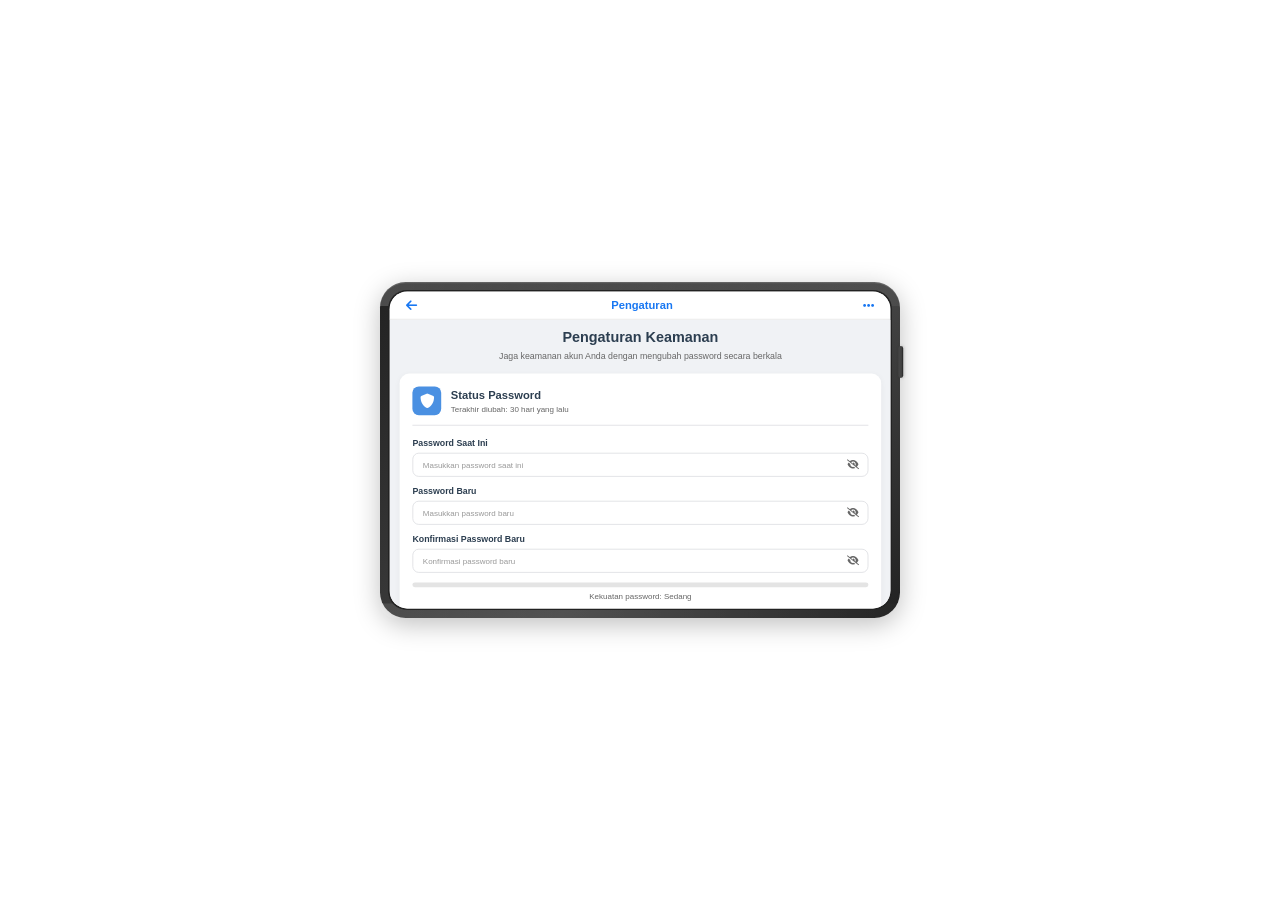
<file: Kotak/15/index.html>
<!DOCTYPE html>
<html lang="id">
<head>
    <meta charset="UTF-8">
    <meta name="viewport" content="width=device-width, initial-scale=1.0">
    <title>Game Edukasi Privasi Akun</title>
    <link rel="stylesheet" href="styles.css">
    <link href="https://fonts.googleapis.com/css2?family=Poppins:wght@400;600;700&display=swap" rel="stylesheet">
    <link href="https://fonts.googleapis.com/css2?family=Orbitron:wght@700&display=swap" rel="stylesheet">
    <link rel="stylesheet" href="https://cdnjs.cloudflare.com/ajax/libs/font-awesome/6.0.0/css/all.min.css">
</head>
<body>
    <div class="game-container">
        <div class="device-frame-lock">
        <div class="device-frame">
            <div class="tablet-btn"></div>
            <div class="device-screen">
                <div class="app-container">
                    <div class="app-header">
                        <div class="header-left">
                            <i class="fas fa-arrow-left"></i>
                        </div>
                        <div class="app-title">Pengaturan</div>
                        <div class="header-right">
                            <i class="fas fa-ellipsis-h"></i>
                        </div>
                    </div>
                    <div class="content-area">
                        <div class="password-settings">
                            <div class="header">
                                <h2>Pengaturan Keamanan</h2>
                                <p class="subtitle">Jaga keamanan akun Anda dengan mengubah password secara berkala</p>
                            </div>
                            
                            <div class="password-card">
                                <div class="password-status">
                                    <div class="status-icon">
                                        <i class="fas fa-shield-alt"></i>
                                    </div>
                                    <div class="status-info">
                                        <h3>Status Password</h3>
                                        <p class="last-changed">Terakhir diubah: 30 hari yang lalu</p>
                                    </div>
                                </div>
                                
                                <div class="password-form">
                                    <div class="input-group">
                                        <label>Password Saat Ini</label>
                                        <div class="password-input">
                                            <input type="password" placeholder="Masukkan password saat ini">
                                            <i class="fas fa-eye-slash toggle-password"></i>
                                        </div>
                                    </div>
                                    
                                    <div class="input-group">
                                        <label>Password Baru</label>
                                        <div class="password-input">
                                            <input type="password" placeholder="Masukkan password baru">
                                            <i class="fas fa-eye-slash toggle-password"></i>
                                        </div>
                                    </div>
                                    
                                    <div class="input-group">
                                        <label>Konfirmasi Password Baru</label>
                                        <div class="password-input">
                                            <input type="password" placeholder="Konfirmasi password baru">
                                            <i class="fas fa-eye-slash toggle-password"></i>
                                        </div>
                                    </div>
                                    
                                    <div class="password-strength">
                                        <div class="strength-meter">
                                            <div class="strength-bar"></div>
                                        </div>
                                        <p class="strength-text">Kekuatan password: Sedang</p>
                                    </div>
                                    
                                    <button class="update-btn">
                                        <i class="fas fa-save"></i>
                                        Perbarui Password
                                    </button>
                                </div>
                                
                                <div class="success-screen" style="display:none;">
                                    <div class="success-icon">
                                        <i class="fas fa-check-circle"></i>
                                    </div>
                                    <div class="success-text">Password berhasil diperbarui</div>
                                    <button class="continue-btn">Selesai</button>
                                </div>
                                

                            </div>
                        </div>
                    </div>
                </div>
            </div>
        </div>
        </div>
    </div>
    <script src="script.js"></script>
</body>
</html>
</file>
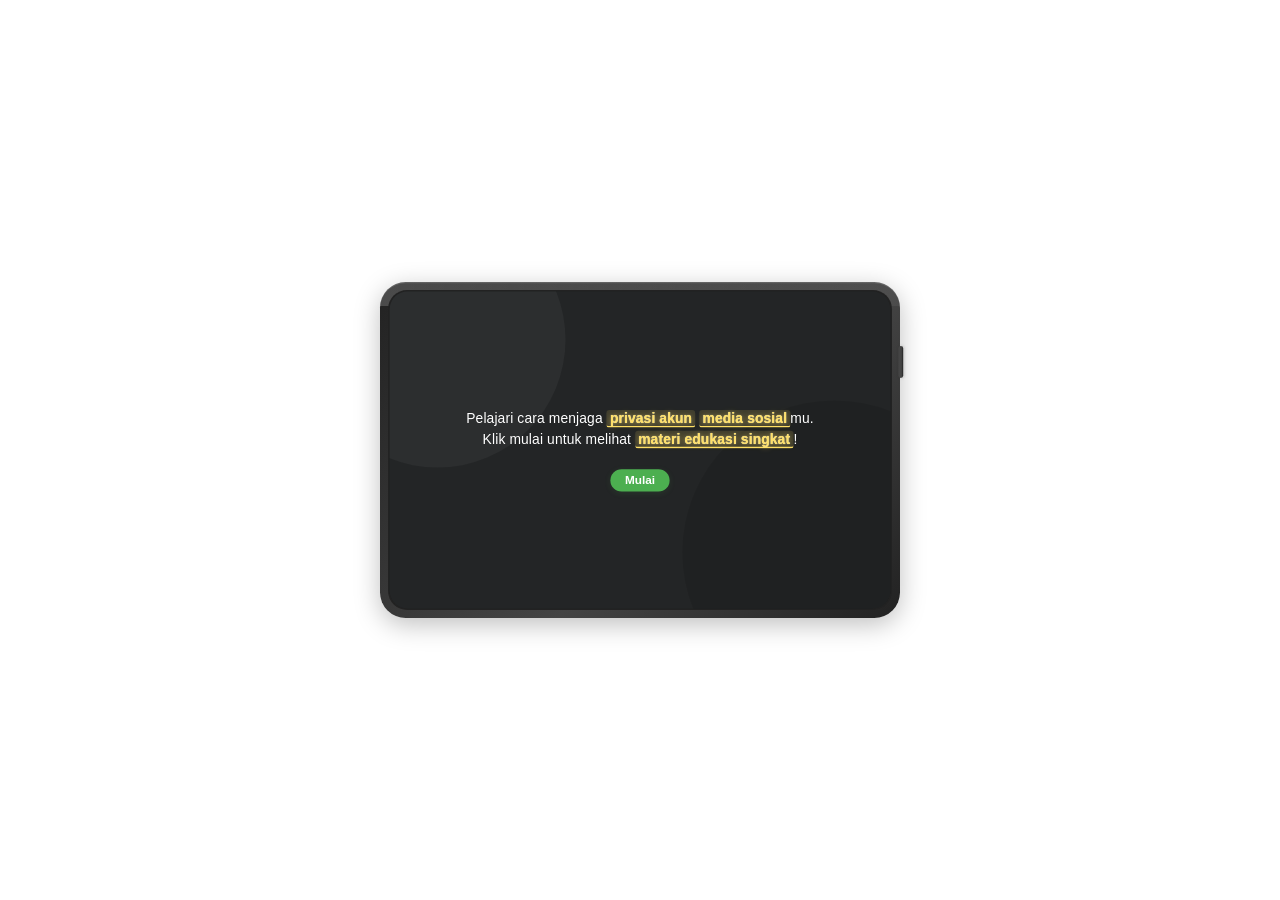
<file: Kotak/16/index.html>
<!DOCTYPE html>
<html lang="id">
<head>
    <meta charset="UTF-8">
    <meta name="viewport" content="width=device-width, initial-scale=1.0">
    <title>Game Edukasi Privasi Akun</title>
    <link rel="stylesheet" href="styles.css">
    <link href="https://fonts.googleapis.com/css2?family=Poppins:wght@400;600;700&display=swap" rel="stylesheet">
    <link href="https://fonts.googleapis.com/css2?family=Orbitron:wght@700&display=swap" rel="stylesheet">
    <link href="https://fonts.googleapis.com/icon?family=Material+Icons" rel="stylesheet">
</head>
<body>
    <div class="game-container">
        <div class="device-frame-lock">
        <div class="device-frame">
            <div class="tablet-btn"></div>
            <div class="device-screen">
                <div class="screen-content">
                    <!-- Intro/Tutorial Screen -->
                    <div class="intro-screen" id="intro-screen">
                        <div class="intro-content simple">
                            <p class="intro-desc-simple">
                                Pelajari cara menjaga <span class="highlight">privasi akun</span> <span class="highlight">media sosial</span>mu.<br>
                                Klik mulai untuk melihat <span class="highlight">materi edukasi singkat</span>!
                            </p>
                            <button class="start-learning-btn" id="start-learning-btn">Mulai</button>
                        </div>
                    </div>

                    <!-- Progress Indicator -->
                    <div class="progress-indicator" id="progress-indicator" style="display: none;">
                        <div class="progress-segment" id="segment-1"></div>
                        <div class="progress-segment" id="segment-2"></div>
                        <div class="progress-segment" id="segment-3"></div>
                        <div class="progress-segment" id="segment-4"></div>
                    </div>
                    
                    <div class="edu-row" id="edu-case-1" style="display: none;">
                        <button class="nav-btn nav-prev" disabled aria-label="Sebelumnya"><span class="material-icons">chevron_left</span></button>
                        <div class="edu-left edu-alert">
                            <h2>Mengisi Data Bio Berlebih</h2>
                            <p class="edu-desc">Mengisi data profil media sosial secara lengkap (nama, alamat, tanggal lahir, nomor HP, dll) dapat membahayakan privasi dan memudahkan penyalahgunaan data oleh pihak tidak bertanggung jawab.</p>
                        </div>
                        <div class="edu-right">
                            <img src="satu.png" alt="Contoh Buruk Privasi Akun" class="edu-image">
                        </div>
                        <button class="nav-btn nav-next" aria-label="Selanjutnya"><span class="material-icons">chevron_right</span></button>
                    </div>
                    <div class="edu-row" id="edu-case-2" style="display:none;">
                        <button class="nav-btn nav-prev" disabled aria-label="Sebelumnya"><span class="material-icons">chevron_left</span></button>
                        <div class="edu-left edu-alert">
                            <h2>Unggah Foto Dokumen Penting!</h2>
                            <p class="edu-desc">Mengunggah foto KTP, SIM, kartu pelajar, atau dokumen penting lain di media sosial sangat berbahaya. Data pada dokumen tersebut bisa disalahgunakan untuk penipuan, pencurian identitas, atau kejahatan digital lainnya.</p>
                        </div>
                        <div class="edu-right">
                            <img src="dua.png" alt="Jangan Unggah Foto Dokumen Penting" class="edu-image">
                        </div>
                        <button class="nav-btn nav-next" aria-label="Selanjutnya"><span class="material-icons">chevron_right</span></button>
                    </div>
                    <div class="edu-row" id="edu-case-3" style="display:none;">
                        <button class="nav-btn nav-prev" disabled aria-label="Sebelumnya"><span class="material-icons">chevron_left</span></button>
                        <div class="edu-left edu-alert">
                            <h2>Sering Share Lokasi!</h2>
                            <p class="edu-desc">Membagikan lokasi secara rutin di story atau postingan (misal: rumah, sekolah, tempat nongkrong) bisa dimanfaatkan orang jahat untuk melacak aktivitas dan keberadaan Anda.</p>
                        </div>
                        <div class="edu-right">
                            <img src="tiga.png" alt="Jangan Sering Share Lokasi" class="edu-image">
                        </div>
                        <button class="nav-btn nav-next" aria-label="Selanjutnya"><span class="material-icons">chevron_right</span></button>
                    </div>
                    <div class="edu-row" id="edu-case-4" style="display:none;">
                        <button class="nav-btn nav-prev" disabled aria-label="Sebelumnya"><span class="material-icons">chevron_left</span></button>
                        <div class="edu-left edu-alert">
                            <h2>Tantangan Viral "Tentang Saya"</h2>
                            <p class="edu-desc">Jangan asal ikut tantangan viral seperti "10 fakta tentang diriku". Jawabanmu bisa jadi bocoran data untuk membobol akun!</p>
                        </div>
                        <div class="edu-right">
                            <img src="empat.png" alt="Tantangan Viral Tentang Saya" class="edu-image">
                        </div>
                        <button class="nav-btn nav-next" aria-label="Selanjutnya"><span class="material-icons">chevron_right</span></button>
                        <div class="selesai-container">
                            <button class="selesai-btn" id="selesai-btn">Selesai</button>
                        </div>
                    </div>

                </div>
            </div>
        </div>
        </div>
    </div>
    <script src="script.js"></script>
</body>
</html>
</file>
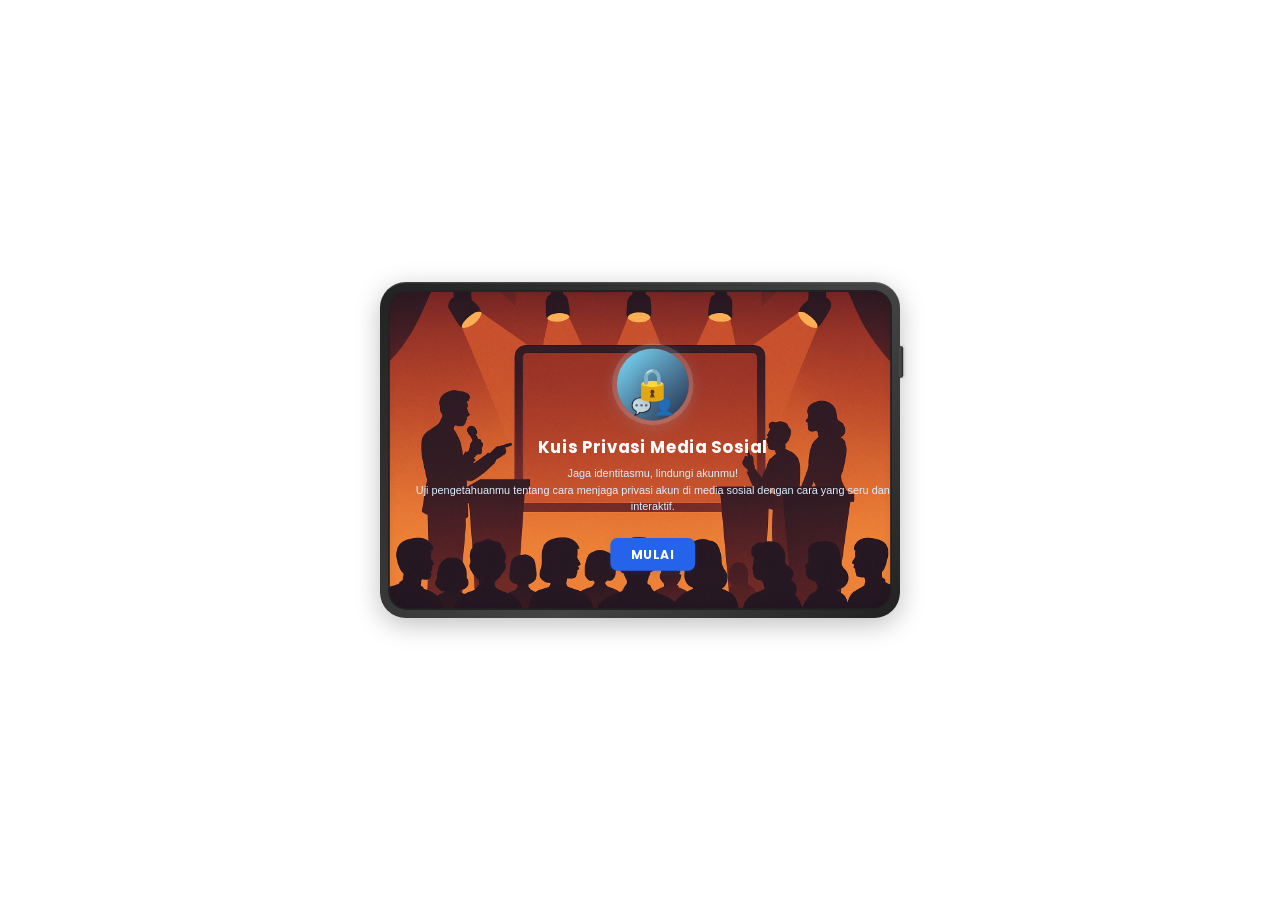
<file: Kotak/18/index.html>
<!DOCTYPE html>
<html lang="id">
<head>
    <meta charset="UTF-8">
    <meta name="viewport" content="width=device-width, initial-scale=1.0">
    <title>Game Edukasi Privasi Akun</title>
    <link rel="stylesheet" href="styles.css">
    <link href="https://fonts.googleapis.com/css2?family=Poppins:wght@400;600;700&display=swap" rel="stylesheet">
    <link href="https://fonts.googleapis.com/css2?family=Orbitron:wght@700&display=swap" rel="stylesheet">
</head>
<body>
    <div class="game-container">
        <div class="device-frame-lock">
        <div class="device-frame">
            <div class="tablet-btn"></div>
            <div class="device-screen">
                <div class="screen-content">
                    <div class="container">
                        <div class="game-main">
                            <div id="intro-content" style="grid-column: 1 / span 3; grid-row: 1; display: flex; flex-direction: column; align-items: center; justify-content: center; width: 100%; height: 100%;">
                                <div class="intro-illustration">
                                    <div class="icon-bg">
                                        <span class="icon-lock">🔒</span>
                                        <span class="icon-bubble">💬</span>
                                        <span class="icon-avatar">👤</span>
                                    </div>
                                </div>
                                <h1 class="title intro-title">Kuis Privasi Media Sosial</h1>
                                <p class="desc intro-desc">Jaga identitasmu, lindungi akunmu!<br>Uji pengetahuanmu tentang cara menjaga privasi akun di media sosial dengan cara yang seru dan interaktif.</p>
                                <button class="btn-mulai" id="btn-mulai">Mulai</button>
                            </div>
                            <div id="game-content" style="display:none;">
                                <div class="game-center">
                                    <div class="timer-circle" id="timer">30</div>
                                    <div class="question-box" id="question-box"></div>
                                    <div class="answers">
                                        <button class="answer-btn" id="answer0"></button>
                                        <button class="answer-btn" id="answer1"></button>
                                        <button class="answer-btn" id="answer2"></button>
                                        <button class="answer-btn" id="answer3"></button>
                                    </div>
                                </div>
                                <div class="game-right">
                                    <div class="prize-ladder-box">
                                        <ul class="prize-ladder" id="prize-ladder">
                                            <li class="prize active">1 Skor 10</li>
                                            <li class="prize">2 Skor 20</li>
                                            <li class="prize">3 Skor 30</li>
                                            <li class="prize">4 Skor 40</li>
                                            <li class="prize">5 Skor 50</li>
                                            <li class="prize">6 Skor 60</li>
                                            <li class="prize">7 Skor 70</li>
                                            <li class="prize">8 Skor 80</li>
                                            <li class="prize">9 Skor 90</li>
                                            <li class="prize">10 Skor 100</li>
                                        </ul>
                                    </div>
                                </div>
                            </div>
                            <!-- Overlay tutorial interaktif -->
                            <div id="tutorial-overlay" style="display:none; position:absolute; top:0; left:0; width:100%; height:100%; z-index:200; background:rgba(20,24,40,0.55); align-items:center; justify-content:center;">
                                <div id="tutorial-box" style="background:#fff; color:#232b4a; border-radius:8px; box-shadow:0 2px 8px #0003; padding:6px 10px; max-width:200px; width:auto; text-align:center; font-size:0.75rem; font-weight:600; position:relative;">
                                    <div id="tutorial-text">Tutorial</div>
                                    <button id="tutorial-next-btn" style="margin-top:8px; background:#2563eb; color:#fff; font-size:0.7rem; font-weight:700; border:none; border-radius:4px; padding:4px 12px; cursor:pointer;">OK</button>
                                </div>
                            </div>
                        </div>
                        <div id="game-over" style="display:none; position:absolute; top:0; left:0; width:100%; height:100%; background:rgba(20,24,40,0.98); z-index:100; flex-direction:column; align-items:center; justify-content:center; border-radius:22px;">
                            <div style="font-size:1.2rem; color:#fff; font-weight:900; text-shadow:1px 1px 0 #232b4a; margin-bottom:8px; text-align:center;">Kamu Kalah...<br>Semoga Beruntung Lain Kali</div>
                            <button id="play-again-btn" style="font-size:0.8rem; padding:6px 16px; border-radius:4px; background:#ffd700; color:#232b4a; font-weight:700; border:none; box-shadow:0 1px 4px #0002; cursor:pointer; margin-bottom:12px;">Main Lagi</button>
                        </div>
                    </div>
                </div>
            </div>
        </div>
        </div>
    </div>
    <script src="script.js"></script>
</body>
</html>
</file>
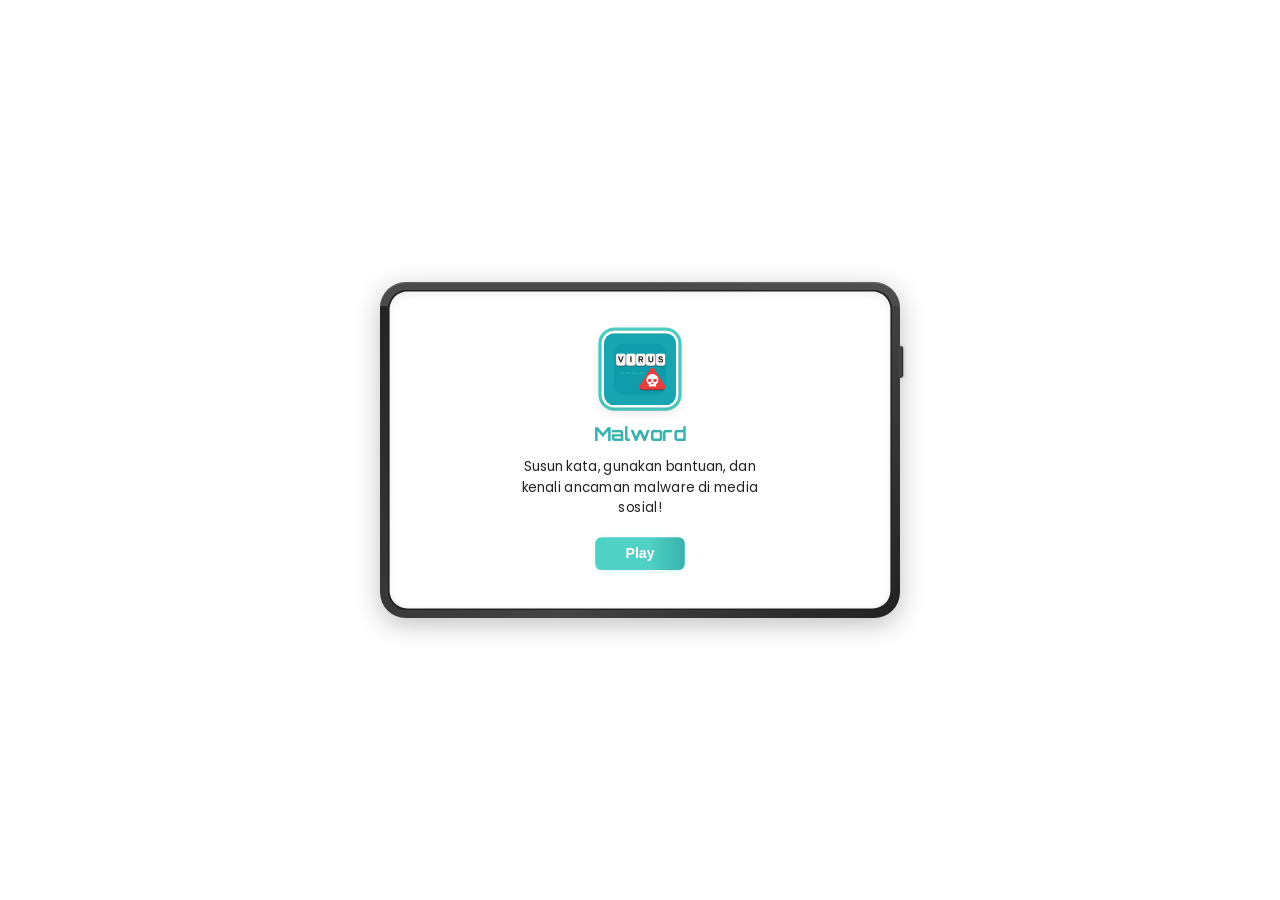
<file: Kotak/23/index.html>
<!DOCTYPE html>
<html lang="id">
<head>
    <meta charset="UTF-8">
    <meta name="viewport" content="width=device-width, initial-scale=1.0">
    <title>Game Edukasi Privasi Akun</title>
    <link rel="stylesheet" href="styles.css">
    <link href="https://fonts.googleapis.com/css2?family=Poppins:wght@400;600;700&display=swap" rel="stylesheet">
    <link href="https://fonts.googleapis.com/css2?family=Orbitron:wght@700&display=swap" rel="stylesheet">
</head>
<body>
    <div class="game-container">
        <div class="device-frame-lock">
        <div class="device-frame">
            <div class="tablet-btn"></div>
            <div class="device-screen">
                <div id="intro-screen">
                    <img src="icon.png" alt="Game Icon" class="intro-icon">
                    <div class="intro-title">Malword</div>
                    <div class="intro-desc">Susun kata, gunakan bantuan, dan kenali ancaman malware di media sosial!</div>
                    <button id="play-btn" class="intro-btn">Play</button>
                </div>
                <div class="screen-content" style="display:none;">
                    <div id="tutorial-overlay" style="display:none;"></div>
                    <div id="end-popup" style="display:none;"></div>
                    <div id="score-corner">Skor: 0</div>
                    <div id="explanation-box"></div>
                    <div id="game-level">
                        <div id="level-info">Level: 1</div>
                        <div id="letter-grid"></div>
                        <div id="answer-box"></div>
                        <div id="help-buttons">
                            <button id="reload-level" data-title="Reset" class="help-btn" aria-label="Acak ulang">
                                <svg width="22" height="22" viewBox="0 0 24 24" fill="none" stroke="#fff" stroke-width="2" stroke-linecap="round" stroke-linejoin="round"><polyline points="23 4 23 10 17 10"/><path d="M1 20v-6h6"/><path d="M3.51 9a9 9 0 0 1 14.13-3.36L23 10"/><path d="M1 14l4.35 4.35A9 9 0 0 0 20.49 15"/></svg>
                            </button>
                            <button id="hint-explain" data-title="Hint" class="help-btn" aria-label="Penjelasan Kata">
                                <svg width="22" height="22" viewBox="0 0 24 24" fill="none" stroke="#fff" stroke-width="2" stroke-linecap="round" stroke-linejoin="round"><circle cx="12" cy="12" r="10"/><line x1="12" y1="16" x2="12" y2="12"/><line x1="12" y1="8" x2="12.01" y2="8"/></svg>
                            </button>
                            <button id="hint-letter" data-title="Clue" class="help-btn" aria-label="Buka Huruf Depan">
                                <svg width="22" height="22" viewBox="0 0 24 24" fill="none" stroke="#fff" stroke-width="2" stroke-linecap="round" stroke-linejoin="round"><rect x="3" y="11" width="18" height="10" rx="2"/><path d="M7 11V7a5 5 0 0 1 10 0v4"/></svg>
                            </button>
                        </div>
                        <div id="message"></div>
                    </div>
                </div>
            </div>
        </div>
        </div>
    </div>
    <script src="script.js"></script>
</body>
</html>
</file>
<file: styles/intro.css>
/* Reset dan Base Styles */
* {
    margin: 0;
    padding: 0;
    box-sizing: border-box;
    scrollbar-width: none; /* Firefox */
    -ms-overflow-style: none; /* Internet Explorer 10+ */
}

*::-webkit-scrollbar {
    display: none; /* Chrome, Safari, Opera */
}

:root {
    --primary-color: #00d4ff;
    --secondary-color: #ff6b35;
    --accent-color: #ffd700;
    --dark-bg: #0a0a0a;
    --darker-bg: #050505;
    --text-light: #ffffff;
    --text-gray: #cccccc;
    --gradient-primary: linear-gradient(135deg, #00d4ff 0%, #0099cc 100%);
    --gradient-secondary: linear-gradient(135deg, #ff6b35 0%, #ff4500 100%);
    --gradient-accent: linear-gradient(135deg, #ffd700 0%, #ffb347 100%);
    --shadow-glow: 0 0 20px rgba(0, 212, 255, 0.3);
    --shadow-glow-secondary: 0 0 20px rgba(255, 107, 53, 0.3);
}

body {
    font-family: 'Rajdhani', sans-serif;
    background: var(--dark-bg);
    color: var(--text-light);
    overflow-x: hidden;
    line-height: 1.6;
    scrollbar-width: none;
    -ms-overflow-style: none;
}

body::-webkit-scrollbar {
    display: none;
}

/* Animated Background */
.stars {
    position: fixed;
    top: 0;
    left: 0;
    width: 100%;
    height: 100%;
    background: transparent url('data:image/svg+xml,<svg xmlns="http://www.w3.org/2000/svg" viewBox="0 0 100 100"><circle cx="20" cy="20" r="1" fill="white" opacity="0.8"/><circle cx="80" cy="40" r="0.5" fill="white" opacity="0.6"/><circle cx="40" cy="80" r="1.5" fill="white" opacity="0.9"/><circle cx="90" cy="10" r="0.8" fill="white" opacity="0.7"/><circle cx="10" cy="90" r="1.2" fill="white" opacity="0.8"/></svg>') repeat;
    animation: twinkle 20s linear infinite;
    z-index: -2;
}

.twinkling {
    position: fixed;
    top: 0;
    left: 0;
    width: 100%;
    height: 100%;
    background: linear-gradient(45deg, transparent 30%, rgba(255, 255, 255, 0.1) 50%, transparent 70%);
    animation: twinkle 15s ease-in-out infinite;
    z-index: -1;
}

@keyframes twinkle {
    0%, 100% { opacity: 0.3; }
    50% { opacity: 0.8; }
}

/* Container */
.container {
    max-width: 1400px;
    margin: 0 auto;
    padding: 0 20px;
}

/* Header */
.header {
    display: flex;
    justify-content: space-between;
    align-items: center;
    padding: 20px 20px;
    position: fixed;
    top: 0;
    left: 0;
    right: 0;
    z-index: 1000;
    background: rgba(10, 10, 10, 0.9);
    backdrop-filter: blur(10px);
    border-bottom: 1px solid rgba(0, 212, 255, 0.2);
    transition: all 0.3s ease;
}

.logo {
    display: flex;
    align-items: center;
    gap: 10px;
    font-family: 'Orbitron', monospace;
    font-weight: 900;
    font-size: 1.5rem;
    color: var(--primary-color);
    text-shadow: var(--shadow-glow);
}

.logo i {
    font-size: 2rem;
    animation: pulse 2s ease-in-out infinite;
}

@keyframes pulse {
    0%, 100% { transform: scale(1); }
    50% { transform: scale(1.1); }
}

.nav {
    display: flex;
    gap: 30px;
}

.nav-link {
    color: var(--text-light);
    text-decoration: none;
    font-weight: 600;
    font-size: 1.1rem;
    position: relative;
    transition: all 0.3s ease;
    padding: 10px 0;
}

.nav-link::after {
    content: '';
    position: absolute;
    bottom: 0;
    left: 0;
    width: 0;
    height: 2px;
    background: var(--gradient-primary);
    transition: width 0.3s ease;
}

.nav-link:hover::after,
.nav-link.active::after {
    width: 100%;
}

.nav-link:hover {
    color: var(--primary-color);
    text-shadow: var(--shadow-glow);
}

/* Main Content */
.main-content {
    padding-top: 100px;
}

/* Hero Section */
.hero-section {
    min-height: 100vh;
    display: flex;
    align-items: center;
    justify-content: space-between;
    gap: 50px;
    padding: 50px 0;
}

.hero-content {
    flex: 1;
    max-width: 600px;
}

.game-title {
    margin-bottom: 30px;
}

.title-main {
    font-family: 'Orbitron', monospace;
    font-size: 4rem;
    font-weight: 900;
    background: var(--gradient-primary);
    -webkit-background-clip: text;
    -webkit-text-fill-color: transparent;
    background-clip: text;
    margin-bottom: 10px;
    animation: glow 2s ease-in-out infinite alternate;
}

@keyframes glow {
    from { text-shadow: 0 0 20px rgba(0, 212, 255, 0.5); }
    to { text-shadow: 0 0 30px rgba(0, 212, 255, 0.8), 0 0 40px rgba(0, 212, 255, 0.3); }
}

.title-subtitle {
    font-size: 1.5rem;
    color: var(--secondary-color);
    font-weight: 600;
    text-transform: uppercase;
    letter-spacing: 3px;
    animation: slideInLeft 1s ease-out;
}

@keyframes slideInLeft {
    from {
        opacity: 0;
        transform: translateX(-50px);
    }
    to {
        opacity: 1;
        transform: translateX(0);
    }
}

.hero-description {
    margin-bottom: 40px;
    font-size: 1.2rem;
    color: var(--text-gray);
    line-height: 1.8;
    animation: fadeInUp 1s ease-out 0.3s both;
}

@keyframes fadeInUp {
    from {
        opacity: 0;
        transform: translateY(30px);
    }
    to {
        opacity: 1;
        transform: translateY(0);
    }
}

.cta-buttons {
    display: flex;
    gap: 20px;
    margin-bottom: 50px;
    animation: fadeInUp 1s ease-out 0.6s both;
}

.btn {
    padding: 15px 30px;
    border: none;
    border-radius: 50px;
    font-family: 'Rajdhani', sans-serif;
    font-weight: 700;
    font-size: 1.1rem;
    text-transform: uppercase;
    letter-spacing: 1px;
    cursor: pointer;
    transition: all 0.3s ease;
    display: flex;
    align-items: center;
    gap: 10px;
    position: relative;
    overflow: hidden;
}

.btn::before {
    content: '';
    position: absolute;
    top: 0;
    left: -100%;
    width: 100%;
    height: 100%;
    background: linear-gradient(90deg, transparent, rgba(255, 255, 255, 0.2), transparent);
    transition: left 0.5s ease;
}

.btn:hover::before {
    left: 100%;
}

.btn-primary {
    background: var(--gradient-primary);
    color: var(--text-light);
    box-shadow: var(--shadow-glow);
}

.btn-primary:hover {
    transform: translateY(-3px);
    box-shadow: 0 10px 30px rgba(0, 212, 255, 0.4);
}

.btn-secondary {
    background: transparent;
    color: var(--text-light);
    border: 2px solid var(--secondary-color);
    box-shadow: var(--shadow-glow-secondary);
}

.btn-secondary:hover {
    background: var(--gradient-secondary);
    transform: translateY(-3px);
    box-shadow: 0 10px 30px rgba(255, 107, 53, 0.4);
}

.hero-stats {
    display: flex;
    gap: 40px;
    animation: fadeInUp 1s ease-out 0.9s both;
}

.stat-item {
    text-align: center;
}

.stat-number {
    font-family: 'Orbitron', monospace;
    font-size: 2.5rem;
    font-weight: 900;
    color: var(--accent-color);
    text-shadow: 0 0 20px rgba(255, 215, 0, 0.5);
    margin-bottom: 5px;
}

.stat-label {
    font-size: 0.9rem;
    color: var(--text-gray);
    text-transform: uppercase;
    letter-spacing: 1px;
}

/* Hero Visual */
.hero-visual {
    flex: 1;
    display: flex;
    justify-content: center;
    align-items: center;
    position: relative;
}

.character-container {
    position: relative;
    width: 300px;
    height: 400px;
}

.character {
    position: relative;
    width: 100%;
    height: 100%;
    animation: float 3s ease-in-out infinite;
}

@keyframes float {
    0%, 100% { transform: translateY(0px); }
    50% { transform: translateY(-20px); }
}

.character-body {
    position: absolute;
    bottom: 0;
    left: 50%;
    transform: translateX(-50%);
    width: 80px;
    height: 120px;
    background: var(--gradient-primary);
    border-radius: 40px 40px 20px 20px;
    box-shadow: var(--shadow-glow);
}

.character-head {
    position: absolute;
    bottom: 120px;
    left: 50%;
    transform: translateX(-50%);
    width: 60px;
    height: 60px;
    background: var(--gradient-secondary);
    border-radius: 50%;
    box-shadow: var(--shadow-glow-secondary);
}

.character-weapon {
    position: absolute;
    top: 50%;
    right: -20px;
    width: 100px;
    height: 10px;
    background: var(--gradient-accent);
    border-radius: 5px;
    transform: rotate(-45deg);
    box-shadow: 0 0 20px rgba(255, 215, 0, 0.5);
    animation: swing 2s ease-in-out infinite;
}

@keyframes swing {
    0%, 100% { transform: rotate(-45deg); }
    50% { transform: rotate(-35deg); }
}

.floating-elements {
    position: absolute;
    top: 0;
    left: 0;
    width: 100%;
    height: 100%;
}

/* Hilangkan animasi pada .floating-item */
.floating-item {
    /* Hapus animation dan transform */
    position: absolute;
    font-size: 2rem;
    /* Atur posisi jika perlu, tapi tanpa animasi */
}
/* Hapus @keyframes atau aturan animasi floating jika ada */

.floating-item:nth-child(1) { top: 10%; left: 10%; }
.floating-item:nth-child(2) { top: 20%; right: 15%; }
.floating-item:nth-child(3) { bottom: 30%; left: 5%; }
.floating-item:nth-child(4) { bottom: 20%; right: 10%; }

/* Section Styles */
.section-header {
    text-align: center;
    margin-bottom: 60px;
}

.section-header h2 {
    font-family: 'Orbitron', monospace;
    font-size: 3rem;
    font-weight: 900;
    background: var(--gradient-primary);
    -webkit-background-clip: text;
    -webkit-text-fill-color: transparent;
    background-clip: text;
    margin-bottom: 20px;
}

.section-header p {
    font-size: 1.2rem;
    color: var(--text-gray);
    max-width: 600px;
    margin: 0 auto;
}

/* About Section */
.about-section {
    padding: 100px 0;
    background: rgba(255, 255, 255, 0.02);
}

.features-grid {
    display: grid;
    grid-template-columns: repeat(auto-fit, minmax(280px, 1fr));
    gap: 30px;
}

.feature-card {
    background: rgba(255, 255, 255, 0.05);
    padding: 40px 30px;
    border-radius: 20px;
    text-align: center;
    border: 1px solid rgba(0, 212, 255, 0.1);
    transition: all 0.3s ease;
    position: relative;
    overflow: hidden;
}

.feature-card::before {
    content: '';
    position: absolute;
    top: 0;
    left: -100%;
    width: 100%;
    height: 100%;
    background: linear-gradient(90deg, transparent, rgba(0, 212, 255, 0.1), transparent);
    transition: left 0.5s ease;
}

.feature-card:hover::before {
    left: 100%;
}

.feature-card:hover {
    transform: translateY(-10px);
    border-color: var(--primary-color);
    box-shadow: var(--shadow-glow);
}

.feature-icon {
    font-size: 3rem;
    color: var(--primary-color);
    margin-bottom: 20px;
    text-shadow: var(--shadow-glow);
}

.feature-card h3 {
    font-family: 'Orbitron', monospace;
    font-size: 1.5rem;
    margin-bottom: 15px;
    color: var(--text-light);
}

.feature-card p {
    color: var(--text-gray);
    line-height: 1.6;
}

/* Features Section */
.features-section {
    padding: 100px 0;
}

.features-showcase {
    display: flex;
    flex-direction: column;
    gap: 80px;
}

.feature-showcase-item {
    display: flex;
    align-items: center;
    gap: 50px;
}

.feature-showcase-item.reverse {
    flex-direction: row-reverse;
}

.feature-image {
    flex: 1;
    display: flex;
    justify-content: center;
}

.placeholder-image {
    width: 300px;
    height: 200px;
    background: var(--gradient-primary);
    border-radius: 20px;
    display: flex;
    align-items: center;
    justify-content: center;
    font-size: 4rem;
    box-shadow: var(--shadow-glow);
    animation: pulse 2s ease-in-out infinite;
}

.feature-content {
    flex: 1;
}

.feature-content h3 {
    font-family: 'Orbitron', monospace;
    font-size: 2rem;
    margin-bottom: 20px;
    color: var(--text-light);
}

.feature-content p {
    font-size: 1.1rem;
    color: var(--text-gray);
    margin-bottom: 20px;
    line-height: 1.7;
}

.feature-content ul {
    list-style: none;
}

.feature-content li {
    padding: 8px 0;
    color: var(--text-gray);
    position: relative;
    padding-left: 25px;
}

.feature-content li::before {
    content: '▶';
    position: absolute;
    left: 0;
    color: var(--primary-color);
    font-size: 0.8rem;
}

/* Contact Section */
.contact-section {
    padding: 100px 0;
    background: rgba(255, 255, 255, 0.02);
}

.contact-content {
    display: flex;
    justify-content: space-between;
    align-items: center;
    gap: 50px;
}

.contact-info {
    flex: 1;
}

.contact-item {
    display: flex;
    align-items: center;
    gap: 20px;
    margin-bottom: 30px;
    padding: 20px;
    background: rgba(255, 255, 255, 0.05);
    border-radius: 15px;
    border: 1px solid rgba(0, 212, 255, 0.1);
    transition: all 0.3s ease;
}

.contact-item:hover {
    border-color: var(--primary-color);
    box-shadow: var(--shadow-glow);
    transform: translateX(10px);
}

.contact-item i {
    font-size: 2rem;
    color: var(--primary-color);
    text-shadow: var(--shadow-glow);
}

.contact-item h4 {
    font-family: 'Orbitron', monospace;
    margin-bottom: 5px;
    color: var(--text-light);
}

.contact-item p {
    color: var(--text-gray);
}

.social-links {
    display: flex;
    gap: 20px;
    flex-wrap: wrap;
}

.social-link {
    width: 60px;
    height: 60px;
    background: var(--gradient-primary);
    border-radius: 50%;
    display: flex;
    align-items: center;
    justify-content: center;
    color: var(--text-light);
    text-decoration: none;
    font-size: 1.5rem;
    transition: all 0.3s ease;
    box-shadow: var(--shadow-glow);
}

.social-link:hover {
    transform: translateY(-5px) scale(1.1);
    box-shadow: 0 10px 30px rgba(0, 212, 255, 0.4);
}

/* Footer */
.footer {
    background: var(--darker-bg);
    padding: 50px 0 20px;
    border-top: 1px solid rgba(0, 212, 255, 0.2);
}

.footer-content {
    display: grid;
    grid-template-columns: repeat(auto-fit, minmax(250px, 1fr));
    gap: 40px;
    margin-bottom: 30px;
}

.footer-section h4 {
    font-family: 'Orbitron', monospace;
    color: var(--primary-color);
    margin-bottom: 20px;
    font-size: 1.2rem;
}

.footer-section p {
    color: var(--text-gray);
    line-height: 1.6;
}

.footer-section ul {
    list-style: none;
}

.footer-section li {
    margin-bottom: 10px;
}

.footer-section a {
    color: var(--text-gray);
    text-decoration: none;
    transition: color 0.3s ease;
}

.footer-section a:hover {
    color: var(--primary-color);
}

.footer-bottom {
    text-align: center;
    padding-top: 20px;
    border-top: 1px solid rgba(255, 255, 255, 0.1);
    color: var(--text-gray);
}

/* Modal */
.modal {
    display: none;
    position: fixed;
    z-index: 2000;
    left: 0;
    top: 0;
    width: 100%;
    height: 100%;
    background-color: rgba(0, 0, 0, 0.8);
    backdrop-filter: blur(5px);
}

.modal-content {
    background: var(--darker-bg);
    margin: 5% auto;
    padding: 30px;
    border: 1px solid var(--primary-color);
    border-radius: 20px;
    width: 80%;
    max-width: 600px;
    position: relative;
    box-shadow: var(--shadow-glow);
}

.close {
    color: var(--text-gray);
    float: right;
    font-size: 2rem;
    font-weight: bold;
    cursor: pointer;
    transition: color 0.3s ease;
}

.close:hover {
    color: var(--primary-color);
}

.video-placeholder {
    text-align: center;
    padding: 60px 20px;
    color: var(--text-gray);
}

.video-placeholder i {
    font-size: 4rem;
    color: var(--primary-color);
    margin-bottom: 20px;
    display: block;
}

/* Responsive Design */
@media (max-width: 768px) {
    .header {
        flex-direction: column;
        gap: 20px;
        padding: 15px 20px;
    }
    
    .nav {
        gap: 20px;
    }
    
    .hero-section {
        flex-direction: column;
        text-align: center;
        gap: 30px;
    }
    
    .title-main {
        font-size: 2.5rem;
    }
    
    .cta-buttons {
        flex-direction: column;
        align-items: center;
    }
    
    .hero-stats {
        justify-content: center;
    }
    
    .feature-showcase-item,
    .feature-showcase-item.reverse {
        flex-direction: column;
        text-align: center;
    }
    
    .contact-content {
        flex-direction: column;
        text-align: center;
    }
    
    .social-links {
        justify-content: center;
    }
}

@media (max-width: 480px) {
    .container {
        padding: 0 15px;
    }
    
    .title-main {
        font-size: 2rem;
    }
    
    .hero-stats {
        flex-direction: column;
        gap: 20px;
    }
    
    .features-grid {
        grid-template-columns: 1fr;
    }
    
    .header {
        padding: 15px 15px;
    }
}

/* Scroll Animations */
.fade-in {
    opacity: 0;
    transform: translateY(30px);
    transition: all 0.6s ease;
}

.fade-in.visible {
    opacity: 1;
    transform: translateY(0);
}

/* Smooth Scrolling */
html {
    scroll-behavior: smooth;
    scrollbar-width: none;
    -ms-overflow-style: none;
}

html::-webkit-scrollbar {
    display: none;
}

/* Loading Animation */
.loading {
    position: fixed;
    top: 0;
    left: 0;
    width: 100%;
    height: 100%;
    background: var(--dark-bg);
    display: flex;
    justify-content: center;
    align-items: center;
    z-index: 9999;
    transition: opacity 0.5s ease;
}

.loading.hidden {
    opacity: 0;
    pointer-events: none;
}

.loading-spinner {
    width: 50px;
    height: 50px;
    border: 3px solid rgba(0, 212, 255, 0.3);
    border-top: 3px solid var(--primary-color);
    border-radius: 50%;
    animation: spin 1s linear infinite;
}

@keyframes spin {
    0% { transform: rotate(0deg); }
    100% { transform: rotate(360deg); }
}

/* Loading Overlay */
.loading-overlay {
    position: fixed;
    top: 0;
    left: 0;
    width: 100vw;
    height: 100vh;
    background: radial-gradient(ellipse at 60% 30%, #1a2233 0%, #0a0f18 60%, #0a0f18 100%);
    z-index: 3000;
    display: flex;
    align-items: center;
    justify-content: center;
    flex-direction: column;
    transition: opacity 0.5s;
    overflow: hidden;
}
.loading-overlay::before {
    content: '';
    position: absolute;
    top: -10%;
    left: -10%;
    width: 120vw;
    height: 120vh;
    background: url('data:image/svg+xml;utf8,<svg width="100%25" height="100%25" xmlns="http://www.w3.org/2000/svg"><radialGradient id="g1" cx="60%" cy="30%" r="80%"><stop offset="0%25" stop-color="%236a1a4c" stop-opacity="0.5"/><stop offset="60%25" stop-color="%230a0f18" stop-opacity="0.2"/><stop offset="100%25" stop-color="%230a0f18" stop-opacity="0.0"/></radialGradient><ellipse cx="60%" cy="30%" rx="60%" ry="30%" fill="url(%23g1)"/><radialGradient id="g2" cx="80%" cy="10%" r="60%"><stop offset="0%25" stop-color="%2300bfff" stop-opacity="0.25"/><stop offset="100%25" stop-color="%230a0f18" stop-opacity="0.0"/></radialGradient><ellipse cx="80%" cy="10%" rx="40%" ry="20%" fill="url(%23g2)"/><radialGradient id="g3" cx="20%" cy="60%" r="50%"><stop offset="0%25" stop-color="%236a1a4c" stop-opacity="0.3"/><stop offset="100%25" stop-color="%230a0f18" stop-opacity="0.0"/></radialGradient><ellipse cx="20%" cy="60%" rx="30%" ry="15%" fill="url(%23g3)"/></svg>');
    background-size: cover;
    background-repeat: no-repeat;
    z-index: 1;
    pointer-events: none;
    opacity: 0.85;
}
.loading-content {
    position: relative;
    z-index: 2;
}
.loading-logo {
    width: 180px;
    max-width: 60vw;
    margin-bottom: 30px;
    filter: drop-shadow(0 0 30px #00d4ff88);
}
.loading-bar {
    width: 350px;
    max-width: 80vw;
    height: 28px;
    background: #fff;
    border-radius: 3px;
    box-shadow: 0 2px 10px #0008;
    overflow: hidden;
    border: 2px solid #222;
    position: relative;
}
.loading-progress {
    height: 100%;
    width: 0%;
    background: #0a0f18;
    border-right: 4px solid #222;
    transition: width 0.3s;
}

@media (max-width: 480px) {
    .loading-logo {
        width: 120px;
    }
    .loading-bar {
        width: 200px;
        height: 18px;
    }
}

.loading-title {
    text-align: center;
    margin-bottom: 30px;
    font-family: 'Orbitron', 'Rajdhani', Arial, sans-serif;
}
.loading-geometry, .loading-vibes, .loading-monster {
    display: inline-block;
    background: linear-gradient(90deg, #3cf4ff 0%, #fff 40%, #ffeb3b 80%, #ff00cc 100%, #bbb 0%, #bbb 100%);
    background-size: 0% 100%;
    background-repeat: no-repeat;
    -webkit-background-clip: text;
    -webkit-text-fill-color: transparent;
    background-clip: text;
    color: transparent;
    transition: background-size 0.2s;
}
.loading-geometry {
    font-size: 1.5rem;
    font-weight: 900;
    letter-spacing: 0.15em;
    color: #3cf4ff;
    text-shadow:
        0 0 8px #3cf4ff,
        0 0 16px #3cf4ff,
        0 0 32px #0ff,
        0 0 48px #0ff;
    filter: brightness(1.2);
}
.loading-vibes {
    font-size: 1rem;
    font-weight: 700;
    letter-spacing: 0.4em;
    color: #fff;
    text-shadow: 0 2px 8px #00eaff99;
    border-bottom: 3px solid #3cf4ff;
    border-top: 3px solid #3cf4ff;
    padding: 0 18px;
    margin: 0 0 6px 0;
}
.loading-monster {
    font-size: 0.95rem;
    font-weight: 900;
    letter-spacing: 0.12em;
    color: #ffeb3b;
    text-shadow:
        0 0 6px #ffeb3b,
        0 0 12px #ff00cc,
        0 0 18px #ff00cc;
    filter: brightness(1.1);
}

.loading-overlay.hide {
    opacity: 0;
    pointer-events: none;
    visibility: hidden;
    transition: opacity 0.5s, visibility 0.5s;
} 

.hero-main-image {
    width: 350px;
    max-width: 95vw;
    height: auto;
    display: block;
    margin: 0 auto;
    box-shadow: 0 8px 32px rgba(0,0,0,0.18), 0 0 32px 0 #3cf4ff55;
    border-radius: 22px;
    background: #101828;
    border: 4px solid #222c;
    transition: transform 0.3s, box-shadow 0.3s;
}
.hero-main-image:hover {
    transform: scale(1.05) rotate(-2deg);
    box-shadow: 0 16px 48px 0 #3cf4ff99, 0 0 64px 0 #ffeb3b55;
}

@keyframes floatY {
    0% { transform: translateY(0); }
    50% { transform: translateY(-18px); }
    100% { transform: translateY(0); }
}

@media (max-width: 900px) {
    .hero-main-image {
        width: 220px;
    }
}
@media (max-width: 600px) {
    .hero-main-image {
        width: 100%;
        max-width: 320px;
    }
} 

/* Leaderboard Section Styles - Simpel Elegan */
.leaderboard-section {
    margin: 60px 0 0 0;
    display: flex;
    flex-direction: column;
    align-items: center;
    justify-content: center;
}
.leaderboard-section .section-header {
    margin-bottom: 24px;
}
.leaderboard {
    background: rgba(15, 18, 22, 0.98);
    border-radius: 18px;
    box-shadow: 0 4px 32px rgba(0,212,255,0.07);
    padding: 32px 0 8px 0;
    margin: 0 auto 40px auto;
    max-width: 520px;
    width: 100%;
    animation: fadeInUp 1s;
    overflow: hidden;
}
.leaderboard table {
    width: 100%;
    border-collapse: collapse;
    color: var(--text-light);
}
.leaderboard th {
    background: none;
    color: var(--primary-color);
    font-weight: 700;
    font-size: 1.1rem;
    letter-spacing: 1px;
    border-bottom: 2px solid rgba(0,212,255,0.15);
    padding: 12px 0 12px 0;
}
.leaderboard td {
    background: none;
    font-size: 1.08rem;
    font-weight: 500;
    padding: 16px 0 16px 0;
    text-align: center;
    border-bottom: 1px solid rgba(255,255,255,0.07);
    transition: background 0.2s;
}
.leaderboard tr:last-child td {
    border-bottom: none;
}
.leaderboard tr:hover td {
    background: rgba(0,212,255,0.06);
}
.leaderboard tr:nth-child(even) td {
    background: rgba(255,255,255,0.01);
}
.leaderboard tr:nth-child(odd) td {
    background: rgba(0,0,0,0.01);
}
.leaderboard tr:first-child td {
    color: var(--primary-color);
    font-weight: 700;
    background: rgba(0,212,255,0.08);
    border-radius: 12px 12px 0 0;
}
@media (max-width: 700px) {
    .leaderboard {
        max-width: 98vw;
        padding: 18px 0 8px 0;
    }
    .leaderboard th, .leaderboard td {
        font-size: 0.98rem;
        padding: 10px 0 10px 0;
    }
}
@media (max-width: 480px) {
    .leaderboard {
        padding: 8px 0 4px 0;
        max-width: 100%;
    }
    .leaderboard th, .leaderboard td {
        font-size: 0.92rem;
        padding: 7px 0 7px 0;
    }
} 

/* Leaderboard Layout 2 Kolom */
.leaderboard-wrapper {
    display: flex;
    gap: 40px;
    justify-content: center;
    align-items: flex-start;
    margin-top: 24px;
}
/* Leaderboard Table Simpel & Menarik - Lebih Luas & Header Satu Baris */
.leaderboard-table-container {
    flex: 2;
    min-width: 540px;
    max-width: 900px;
    margin-bottom: 40px;
}
.leaderboard-table {
    width: 100%;
    border-collapse: collapse;
    color: var(--text-light);
    background: none;
    border-radius: 0;
    box-shadow: none;
    font-size: 0.89rem;
    margin-top: 10px;
}
.leaderboard-table th, .leaderboard-table td {
    padding: 22px 20px;
    font-weight: 500;
    background: none;
    word-break: break-word;
}
.leaderboard-table th {
    color: var(--primary-color);
    font-weight: 800;
    font-size: 0.95rem;
    letter-spacing: 1px;
    border-bottom: 3px solid var(--primary-color);
    background: none;
    text-transform: uppercase;
    text-align: center;
    white-space: nowrap;
}
.leaderboard-table td {
    border-bottom: 1px solid rgba(0,212,255,0.10);
    font-size: 0.89rem;
    vertical-align: middle;
    transition: background 0.2s;
}
.leaderboard-table tr:last-child td {
    border-bottom: none;
}
.leaderboard-table tr:hover td {
    background: rgba(0,212,255,0.07);
}
.leaderboard-table td:nth-child(1),
.leaderboard-table th:nth-child(1) {
    width: 110px;
    min-width: 90px;
    max-width: 140px;
    text-align: center;
    padding-left: 0;
    padding-right: 0;
}
.leaderboard-table td:nth-child(2) {
    font-weight: 700;
    color: #fff;
    text-align: left;
    padding-left: 24px;
    max-width: 500px;
}
.leaderboard-table th:nth-child(2) {
    text-align: left;
    padding-left: 24px;
}
.leaderboard-table td:nth-child(3),
.leaderboard-table th:nth-child(3),
.leaderboard-table td:nth-child(4),
.leaderboard-table th:nth-child(4) {
    text-align: center;
    width: 140px;
    min-width: 90px;
}
@media (max-width: 1200px) {
    .leaderboard-table-container {
        min-width: 0;
        max-width: 100vw;
        margin-bottom: 24px;
    }
    .leaderboard-table th, .leaderboard-table td {
        font-size: 0.82rem;
        padding: 10px 4px;
    }
    .leaderboard-table th {
        font-size: 0.88rem;
    }
    .leaderboard-table td:nth-child(2),
    .leaderboard-table th:nth-child(2) {
        max-width: 120px;
        padding-left: 6px;
    }
}

.leaderboard-profile {
    flex: 1;
    min-width: 220px;
    max-width: 300px;
    background: rgba(20, 24, 30, 0.98);
    border-radius: 16px;
    box-shadow: 0 2px 16px rgba(0,212,255,0.06);
    padding: 24px 20px 18px 20px;
    display: flex;
    flex-direction: column;
    align-items: center;
    gap: 18px;
}
.profile-card {
    display: flex;
    flex-direction: column;
    align-items: center;
    gap: 10px;
}
.profile-avatar {
    width: 64px;
    height: 64px;
    border-radius: 50%;
    background: var(--gradient-primary);
    margin-bottom: 8px;
    box-shadow: 0 2px 8px rgba(0,212,255,0.12);
}
.profile-info {
    text-align: center;
}
.profile-name {
    font-size: 1.15rem;
    font-weight: 700;
    color: var(--primary-color);
    margin-bottom: 2px;
}
.profile-rank, .profile-score {
    font-size: 1rem;
    color: var(--text-light);
    margin-bottom: 2px;
}
.profile-rank span, .profile-score span {
    color: var(--primary-color);
    font-weight: 700;
}
.profile-history {
    width: 100%;
    margin-top: 10px;
}
.history-title {
    font-size: 0.98rem;
    color: var(--primary-color);
    font-weight: 600;
    margin-bottom: 6px;
}
.profile-history ul {
    list-style: none;
    padding: 0;
    margin: 0;
}
.profile-history li {
    font-size: 0.95rem;
    color: var(--text-gray);
    padding: 2px 0;
    border-bottom: 1px solid rgba(0,212,255,0.07);
}
.profile-history li:last-child {
    border-bottom: none;
}
@media (max-width: 900px) {
    .leaderboard-wrapper {
        flex-direction: column;
        gap: 24px;
        align-items: stretch;
    }
    .leaderboard-profile {
        max-width: 100%;
        margin: 0 auto;
    }
} 

/* Highlight untuk peringkat 1, 2, 3 di leaderboard */
.rank-1 td {
    background: rgba(255, 215, 0, 0.10);
    color: #ffd700;
    font-weight: 700;
}
.rank-2 td {
    background: rgba(192, 192, 192, 0.10);
    color: #b0b0b0;
    font-weight: 700;
}
.rank-3 td {
    background: rgba(205, 127, 50, 0.10);
    color: #cd7f32;
    font-weight: 700;
}
.medal {
    font-size: 1.1em;
    margin-right: 2px;
    vertical-align: middle;
}
.medal-gold {
    color: #ffd700;
}
.medal-silver {
    color: #b0b0b0;
}
.medal-bronze {
    color: #cd7f32;
} 

/* Divider penutup tabel leaderboard */
.leaderboard-divider {
    width: 100%;
    height: 2px;
    background: linear-gradient(90deg, transparent 0%, #444 40%, #888 60%, transparent 100%);
    margin: 0 0 18px 0;
    border-radius: 2px;
}
.leaderboard-footer {
    margin-bottom: 32px;
}
@media (max-width: 700px) {
    .leaderboard-footer {
        margin-bottom: 18px;
    }
} 

/* Hapus margin-top pada .leaderboard-table-container dan .leaderboard-profile, gunakan padding-top pada .leaderboard-wrapper agar kedua kolom sejajar dari header section */
.leaderboard-table-container,
.leaderboard-profile {
    margin-top: 0;
}
.leaderboard-wrapper {
    padding-top: 0;
}
.leaderboard-profile {
    margin-top: 32px;
}
@media (max-width: 900px) {
    .leaderboard-profile {
        margin-top: 18px;
    }
}
</file>
<file: styles/scrollbar.css>
/* Sembunyikan scrollbar untuk semua elemen */
* {
    scrollbar-width: none; /* Firefox */
    -ms-overflow-style: none; /* Internet Explorer 10+ */
}

*::-webkit-scrollbar {
    display: none; /* Chrome, Safari, Opera */
}

/* Khusus untuk elemen yang perlu scroll tapi tidak terlihat scrollbarnya */
html, body {
    scrollbar-width: none;
    -ms-overflow-style: none;
}

html::-webkit-scrollbar, 
body::-webkit-scrollbar {
    display: none;
}

/* Sembunyikan scrollbar untuk game board dan sidebar */
.game-board,
.game-sidebar,
.game-log,
.card-decks-container {
    scrollbar-width: none;
    -ms-overflow-style: none;
}

.game-board::-webkit-scrollbar,
.game-sidebar::-webkit-scrollbar,
.game-log::-webkit-scrollbar,
.card-decks-container::-webkit-scrollbar {
    display: none;
}
</file>
<file: Kotak/10/styles.css>
html, body, .game-container {
    margin: 0 !important;
    padding: 0 !important;
    background: transparent !important;
    overflow: hidden !important;
    box-sizing: border-box;
}

:root {
    --primary-color: #2c3e50;
    --secondary-color: #e74c3c;
    --accent-color: #3498db;
    --text-color: #2c3e50;
    --background-color: #ecf0f1;
    --warning-color: #e74c3c;
    --success-color: #27ae60;
    --cyber-blue: #1e3a8a;
    --cyber-red: #dc2626;
    --cyber-green: #059669;
}

* {
    margin: 0;
    padding: 0;
    box-sizing: border-box;
}

body {
    font-family: 'Inter', 'Segoe UI', 'Roboto', Arial, sans-serif;
    background: #ecf0f1;
    color: var(--text-color);
}

.investigation-container {
    min-height: 100vh;
    width: 100vw;
    display: flex;
    align-items: center;
    justify-content: center;
    position: fixed;
    top: 0; left: 0;
    z-index: 10;
}

.investigation-overlay {
    position: fixed;
    top: 0; left: 0; right: 0; bottom: 0;
    background: transparent !important;
    z-index: 1;
    pointer-events: none !important;
    opacity: 0 !important;
}

.investigation-modal {
    background: #fff;
    border-radius: 10px;
    box-shadow: 0 6px 24px rgba(0,0,0,0.55);
    width: 100%;
    max-width: 294px;
    height: 350px;
    margin: 0 auto;
    position: relative;
    z-index: 10;
    overflow: hidden;
    padding: 0;
    transform: none;
    transform-origin: center;
    margin-top: 0;
    display: flex;
    flex-direction: column;
}

.investigation-modal,
.investigation-content {
    scrollbar-width: none;         /* Firefox */
    -ms-overflow-style: none;      /* IE 10+ */
}
.investigation-modal::-webkit-scrollbar,
.investigation-content::-webkit-scrollbar {
    display: none;                 /* Chrome, Safari, Opera */
}

.prison-bars {
    position: absolute;
    top: 0; left: 0; width: 100%; height: 100%;
    pointer-events: none;
    z-index: 3;
    background: repeating-linear-gradient(
        to right,
        rgba(44,62,80,0.08) 0px,
        rgba(44,62,80,0.08) 4px,
        transparent 4px,
        transparent 28px
    );
}

.spotlight {
    position: absolute;
    top: 30px;
    left: 50%;
    transform: translateX(-50%);
    width: 180px;
    height: 120px;
    background: radial-gradient(ellipse at center, rgba(255,255,224,0.25) 0%, rgba(255,255,224,0.05) 80%, rgba(255,255,224,0) 100%);
    pointer-events: none;
    z-index: 2;
}

.investigation-header {
    background: linear-gradient(135deg, var(--cyber-blue) 0%, #1e40af 100%);
    color: #fff;
    padding: 8px 0 5px 0;
    text-align: center;
    font-weight: 700;
    font-size: 15px;
    letter-spacing: 1px;
    flex-shrink: 0;
    box-shadow: 0 2px 4px rgba(0,0,0,0.2);
    position: relative;
}

.investigation-header h1 {
    font-size: 17px;
    margin-bottom: 7px;
    text-shadow: 1px 1px 2px rgba(0,0,0,0.2);
    display: flex;
    align-items: center;
    justify-content: center;
    gap: 8px;
}

.investigation-header h1 i {
    font-size: 16px;
    color: #60a5fa;
}

.header-subtitle {
    font-size: 11px;
    opacity: 0.8;
    font-weight: 400;
    letter-spacing: 0.5px;
}

.badge {
    background: var(--secondary-color);
    color: white;
    padding: 5px 15px;
    border-radius: 20px;
    font-size: 14px;
    display: inline-block;
}

.investigation-content {
    padding: 15px;
    margin-top: 5px;
    position: relative;
    z-index: 5;
    flex: 1;
    display: flex;
    flex-direction: column;
    justify-content: flex-start;
    min-height: 0;
    overflow-y: auto;
    background: rgba(255, 255, 255, 0.95);
}

.investigation-icon {
    text-align: center;
    margin-bottom: 20px;
}

.investigation-icon i {
    font-size: 48px;
    color: var(--cyber-blue);
    animation: pulse 2s ease-in-out infinite;
}

@keyframes pulse {
    0%, 100% { transform: scale(1); opacity: 1; }
    50% { transform: scale(1.1); opacity: 0.8; }
}

.investigation-message {
    text-align: center;
    margin-bottom: 30px;
}

.investigation-message h2 {
    color: var(--secondary-color);
    margin-bottom: 10px;
    font-size: 13px;
}

.investigation-message ul {
    list-style-position: inside;
    margin: 15px 0;
    text-align: left;
}

.investigation-message li {
    margin: 10px 0;
    color: var(--text-color);
}

.investigation-actions {
    display: flex;
    flex-direction: column;
    gap: 8px;
    margin: 8px 0 0 0;
}

.btn-primary {
    background: linear-gradient(135deg, var(--cyber-blue) 0%, #1e40af 100%);
    color: #fff;
    border: none;
    border-radius: 6px;
    padding: 10px 16px;
    font-weight: 600;
    font-size: 11px;
    cursor: pointer !important;
    transition: all 0.3s ease;
    text-transform: uppercase;
    letter-spacing: 0.5px;
    box-shadow: 0 2px 4px rgba(0,0,0,0.1);
    display: flex;
    align-items: center;
    justify-content: center;
    gap: 6px;
    position: relative;
    z-index: 100;
    pointer-events: auto !important;
}

.btn-primary:hover {
    background: linear-gradient(135deg, #1e40af 0%, #1e3a8a 100%);
    transform: translateY(-1px);
    box-shadow: 0 4px 8px rgba(0,0,0,0.2);
}

.btn-secondary {
    background: linear-gradient(135deg, #6b7280 0%, #4b5563 100%);
    color: #fff;
    border: none;
    border-radius: 6px;
    padding: 8px 16px;
    font-weight: 600;
    font-size: 10px;
    cursor: pointer;
    transition: all 0.3s ease;
    text-transform: uppercase;
    letter-spacing: 0.5px;
    box-shadow: 0 2px 4px rgba(0,0,0,0.1);
    display: flex;
    align-items: center;
    justify-content: center;
    gap: 6px;
}

.btn-secondary:hover {
    background: linear-gradient(135deg, #4b5563 0%, #374151 100%);
    transform: translateY(-1px);
    box-shadow: 0 4px 8px rgba(0,0,0,0.2);
}

.investigation-footer {
    background: var(--primary-color);
    color: #fff;
    padding: 8px 0;
    text-align: center;
    font-size: 10px;
    font-weight: 500;
    flex-shrink: 0;
    display: flex;
    align-items: center;
    justify-content: center;
    gap: 6px;
}

.investigation-footer i {
    color: #60a5fa;
}

/* Violation Details Styling */
.violation-details {
    margin: 15px 0 0 0;
    padding: 12px;
    background: rgba(220, 38, 38, 0.1);
    border-radius: 6px;
    border-left: 3px solid var(--cyber-red);
}

.violation-details h3 {
    color: var(--cyber-red);
    font-size: 12px;
    margin-bottom: 8px;
    display: flex;
    align-items: center;
    gap: 6px;
}

.violation-list {
    margin: 10px 0;
}

.violation-item {
    display: flex;
    align-items: center;
    gap: 8px;
    margin: 6px 0;
    padding: 4px 0;
    font-size: 11px;
    color: var(--text-color);
}

.violation-item i {
    color: var(--cyber-red);
    font-size: 12px;
    min-width: 16px;
}

.warning-note {
    margin-top: 10px;
    padding: 8px;
    background: rgba(220, 38, 38, 0.15);
    border-radius: 4px;
    font-size: 10px;
    color: var(--cyber-red);
    font-weight: 600;
    display: flex;
    align-items: center;
    gap: 6px;
}

/* Investigation Progress */
.investigation-progress {
    text-align: center;
    padding: 20px;
}

.investigation-progress h3 {
    color: var(--cyber-blue);
    font-size: 14px;
    margin-bottom: 15px;
}

.progress-bar {
    width: 100%;
    height: 8px;
    background: rgba(30, 58, 138, 0.2);
    border-radius: 4px;
    overflow: hidden;
    margin: 15px 0;
}

.progress {
    height: 100%;
    background: linear-gradient(90deg, var(--cyber-blue) 0%, #60a5fa 100%);
    border-radius: 4px;
    transition: width 0.5s ease;
    animation: progressPulse 2s ease-in-out infinite;
}

@keyframes progressPulse {
    0%, 100% { opacity: 1; }
    50% { opacity: 0.8; }
}

/* Evidence Display */
.evidence-container {
    padding: 15px;
}

.evidence-item {
    background: rgba(30, 58, 138, 0.1);
    border-radius: 6px;
    padding: 12px;
    margin: 8px 0;
    border-left: 3px solid var(--cyber-blue);
}

.evidence-item h4 {
    color: var(--cyber-blue);
    font-size: 12px;
    margin-bottom: 6px;
    display: flex;
    align-items: center;
    gap: 6px;
}

.evidence-item p {
    font-size: 10px;
    color: var(--text-color);
    line-height: 1.4;
}

/* Quiz Styling */
.quiz-container {
    padding: 15px;
}

.quiz-question {
    font-size: 12px;
    font-weight: 600;
    color: var(--cyber-blue);
    margin-bottom: 12px;
    line-height: 1.4;
}

.quiz-options {
    display: flex;
    flex-direction: column;
    gap: 8px;
    margin: 15px 0;
}

.quiz-option {
    background: rgba(30, 58, 138, 0.1);
    border: 2px solid transparent;
    border-radius: 6px;
    padding: 10px;
    cursor: pointer;
    transition: all 0.3s ease;
    font-size: 11px;
    color: var(--text-color);
}

.quiz-option:hover {
    background: rgba(30, 58, 138, 0.2);
    border-color: var(--cyber-blue);
}

.quiz-option.selected {
    background: var(--cyber-blue);
    color: white;
    border-color: var(--cyber-blue);
}

/* Result Styling */
.result {
    text-align: center;
    padding: 20px;
}

.result.success {
    color: var(--cyber-green);
}

.result.error {
    color: var(--cyber-red);
}

.result h3 {
    font-size: 14px;
    margin-bottom: 10px;
}

.result p {
    font-size: 11px;
    margin-bottom: 15px;
}

/* Penalty Screen */
.penalty-screen {
    text-align: center;
    padding: 20px;
}

.timer {
    font-size: 24px;
    font-weight: 700;
    color: var(--cyber-red);
    margin: 15px 0;
    font-family: 'Courier New', monospace;
}

.penalty-info {
    margin-top: 15px;
    padding: 10px;
    background: rgba(220, 38, 38, 0.1);
    border-radius: 6px;
}

.penalty-info p {
    font-size: 10px;
    margin: 4px 0;
    color: var(--cyber-red);
}

/* Completion Message */
.completion-message {
    text-align: center;
    padding: 30px;
    height: 100%;
    display: flex;
    flex-direction: column;
    justify-content: center;
}

.completion-message h3 {
    color: var(--cyber-green);
    font-size: 17px;
    margin-bottom: 14px;
}

.completion-message .game-text {
    font-size: 11px;
    color: #666;
    margin: 7px 0;
}

.warning-title {
    color: var(--cyber-red);
    font-size: 13px;
    font-weight: 700;
    margin-bottom: 10px;
    letter-spacing: 1px;
    text-align: center;
    text-transform: uppercase;
    text-shadow: 0 1px 1px rgba(255,255,255,0.8);
}

.investigation-desc {
    color: var(--text-color);
    font-size: 11px;
    text-align: center;
    margin-bottom: 12px;
    line-height: 1.4;
    font-weight: 500;
    text-shadow: 0 1px 1px rgba(255,255,255,0.8);
}

/* Materials Styling */
.materials-list {
    display: flex;
    flex-direction: column;
    gap: 10px;
}

.material-item {
    background: rgba(30, 58, 138, 0.1);
    border-radius: 6px;
    padding: 12px;
    border-left: 3px solid var(--cyber-blue);
}

.material-item h3 {
    color: var(--cyber-blue);
    font-size: 12px;
    margin-bottom: 6px;
}

.material-item p {
    font-size: 10px;
    color: var(--text-color);
    line-height: 1.4;
    margin-bottom: 8px;
}

/* Violation Result */
.violation-result {
    text-align: center;
    position: relative;
    z-index: 50;
}

.violation-result h3 {
    color: var(--cyber-red);
    font-size: 13px;
    margin-bottom: 12px;
}

.law-reference {
    background: rgba(220, 38, 38, 0.1);
    border-radius: 6px;
    padding: 10px;
    margin: 10px 0;
    text-align: left;
}

.law-title {
    color: var(--cyber-red);
    font-size: 11px;
    font-weight: 600;
    margin-bottom: 4px;
}

.law-text {
    font-size: 9px;
    color: var(--text-color);
    line-height: 1.3;
}

.penalty {
    margin-top: 10px;
    padding: 8px;
    background: rgba(220, 38, 38, 0.15);
    border-radius: 4px;
}

.penalty p {
    font-size: 10px;
    color: var(--cyber-red);
    font-weight: 600;
    margin: 2px 0;
}

.game-message {
    font-size: 11px;
    color: var(--cyber-red);
    font-weight: 600;
    margin-bottom: 10px;
}

.violation-result .btn-primary {
    display: block;
    margin: 24px auto 0 auto;
    min-width: 220px;
} 

/* CSS khusus untuk tombol TERIMA HUKUMAN */
.btn-primary[style*="background: #dc2626"] {
    background: #dc2626 !important;
    color: white !important;
    border: none !important;
    border-radius: 8px !important;
    cursor: pointer !important;
    box-shadow: 0 4px 8px rgba(220, 38, 38, 0.3) !important;
    transition: all 0.3s ease !important;
    position: relative !important;
    z-index: 1000 !important;
    pointer-events: auto !important;
}

.btn-primary[style*="background: #dc2626"]:hover {
    background: #b91c1c !important;
    transform: translateY(-2px) !important;
    box-shadow: 0 6px 12px rgba(220, 38, 38, 0.4) !important;
}

.btn-primary[style*="background: #dc2626"]:active {
    transform: translateY(0) !important;
    box-shadow: 0 2px 4px rgba(220, 38, 38, 0.3) !important;
}
</file>
<file: Kotak/11/styles.css>
html, body, .game-container {
    margin: 0 !important;
    padding: 0 !important;
    background: transparent !important;
    overflow: hidden !important;
    box-sizing: border-box;
}

* {
    margin: 0;
    padding: 0;
    box-sizing: border-box;
}

/* Global scrollbar styling */
html {
    scrollbar-width: thin;
    scrollbar-color: rgba(0, 0, 0, 0.3) transparent;
}

body {
    scrollbar-width: thin;
    scrollbar-color: rgba(0, 0, 0, 0.3) transparent;
}

/* Webkit scrollbar untuk semua elemen */
::-webkit-scrollbar {
    width: 8px;
}

::-webkit-scrollbar-track {
    background: transparent;
    border-radius: 4px;
}

::-webkit-scrollbar-thumb {
    background: rgba(0, 0, 0, 0.3);
    border-radius: 4px;
    border: 1px solid rgba(0, 0, 0, 0.1);
}

::-webkit-scrollbar-thumb:hover {
    background: rgba(0, 0, 0, 0.5);
}

body {
    font-family: 'Segoe UI', Tahoma, Geneva, Verdana, sans-serif;
    background-color: #f0f2f5;
    min-height: 100vh;
    display: flex;
    justify-content: center;
    align-items: center;
}

.game-container {
    width: 100vw;
    height: 100vh;
    display: flex;
    justify-content: center;
    align-items: center;
}

.device-frame {
    background: linear-gradient(135deg, #222 0%, #444 60%, #222 100%);
    border-radius: 32px;
    padding: 12px;
    box-shadow: 0 8px 32px rgba(0,0,0,0.25), 0 1.5px 0 #fff2 inset;
    position: relative;
    width: 650px;
    height: 420px;
    transform: scale(0.8);
    display: flex;
    justify-content: center;
    align-items: center;
    overflow: visible;
}

/* Efek glossy highlight di frame atas */
.device-frame::before {
    content: '';
    position: absolute;
    top: 0;
    left: 0;
    width: 100%;
    height: 30px;
    border-radius: 32px 32px 0 0;
    background: linear-gradient(90deg, rgba(255,255,255,0.18) 0%, rgba(255,255,255,0.05) 100%);
    z-index: 2;
    pointer-events: none;
}

/* Efek glossy highlight di frame bawah */
.device-frame::after {
    content: '';
    position: absolute;
    bottom: 0;
    left: 0;
    width: 100%;
    height: 18px;
    border-radius: 0 0 32px 32px;
    background: linear-gradient(90deg, rgba(255,255,255,0.10) 0%, rgba(255,255,255,0.01) 100%);
    z-index: 2;
    pointer-events: none;
}

/* Tombol power/volume di sisi kanan */
.tablet-btn {
    position: absolute;
    right: -4px;
    top: 80px;
    width: 6px;
    height: 40px;
    background: linear-gradient(90deg, #444 60%, #222 100%);
    border-radius: 4px;
    box-shadow: 1px 0 4px rgba(0,0,0,0.18);
    z-index: 11;
}

.device-screen {
    background: #fff;
    border-radius: 22px;
    width: 100%;
    height: 100%;
    box-shadow: 0 0 0 2px #222, 0 2px 12px rgba(0,0,0,0.08) inset;
    position: relative;
    z-index: 3;
    display: flex;
    flex-direction: column;
    overflow: hidden;
}



/* Learning Interface Styles */
.learning-interface {
    width: 100%;
    min-height: 100%;
    display: flex;
    flex-direction: column;
    background: linear-gradient(135deg, #f8f9fa 0%, #e9ecef 100%);
    color: #333;
    font-family: 'Poppins', sans-serif;
    /* Scrollbar styling untuk learning interface */
    scrollbar-width: thin;
    scrollbar-color: rgba(0, 0, 0, 0.2) transparent;
    overflow-y: auto;
    scroll-behavior: smooth;
}

.learning-interface::-webkit-scrollbar {
    width: 6px;
}

.learning-interface::-webkit-scrollbar-track {
    background: transparent;
    border-radius: 3px;
}

.learning-interface::-webkit-scrollbar-thumb {
    background: rgba(0, 0, 0, 0.2);
    border-radius: 3px;
}

.learning-interface::-webkit-scrollbar-thumb:hover {
    background: rgba(0, 0, 0, 0.3);
}

.learning-header {
    background: rgba(255, 255, 255, 0.9);
    padding: 10px 15px;
    display: flex;
    justify-content: space-between;
    align-items: center;
    border-bottom: 1px solid #dee2e6;
    min-height: 50px;
    box-shadow: 0 1px 3px rgba(0, 0, 0, 0.1);
}

.learning-title {
    font-size: 16px;
    font-weight: 600;
    margin: 0;
    color: #333;
}

.learning-stats {
    display: flex;
    gap: 15px;
    font-size: 12px;
    font-weight: 500;
    color: #666;
}

.completion {
    color: #007bff;
    font-weight: 600;
}



.learning-content {
    flex: 1;
    display: flex;
    align-items: flex-start;
    justify-content: flex-start;
    padding: 15px;
    min-height: 0;
    width: 100%;
    overflow: visible;
}



/* Scrollbar untuk elemen lain yang mungkin memiliki scroll */
.lesson-body::-webkit-scrollbar {
    width: 6px;
}

.lesson-body::-webkit-scrollbar-track {
    background: transparent;
    border-radius: 3px;
}

.lesson-body::-webkit-scrollbar-thumb {
    background: rgba(255, 255, 255, 0.2);
    border-radius: 3px;
}

.lesson-body::-webkit-scrollbar-thumb:hover {
    background: rgba(255, 255, 255, 0.4);
}



/* Lesson Screen */
.lesson-screen {
    width: 100%;
    max-width: none;
    height: 100%;
}

.lesson-content {
    background: rgba(255, 255, 255, 0.95);
    border-radius: 8px;
    padding: 20px;
    box-shadow: 0 2px 8px rgba(0, 0, 0, 0.1);
    animation: slideIn 0.5s ease;
    color: #333;
}

@keyframes slideIn {
    from {
        opacity: 0;
        transform: translateX(20px);
    }
    to {
        opacity: 1;
        transform: translateX(0);
    }
}

.lesson-header {
    text-align: center;
    margin-bottom: 20px;
}

.lesson-header h2 {
    font-size: 18px;
    margin-bottom: 8px;
    color: #333;
    font-weight: 600;
}

.lesson-header p {
    font-size: 14px;
    color: #666;
}

.lesson-body {
    margin-bottom: 20px;
    line-height: 1.5;
}

.lesson-body h3 {
    font-size: 16px;
    margin-bottom: 10px;
    color: #333;
    font-weight: 600;
}

.lesson-body p {
    font-size: 13px;
    margin-bottom: 10px;
    color: #555;
    line-height: 1.5;
}

.lesson-body ul {
    margin-left: 15px;
    margin-bottom: 10px;
}

.lesson-body li {
    font-size: 13px;
    margin-bottom: 6px;
    color: #555;
    line-height: 1.4;
}

.lesson-body .highlight {
    background: #f8f9fa;
    border-left: 3px solid #28a745;
    padding: 12px;
    border-radius: 0 6px 6px 0;
    margin: 15px 0;
}

.lesson-body .warning {
    background: #fff3cd;
    border-left: 3px solid #ffc107;
    padding: 12px;
    border-radius: 0 6px 6px 0;
    margin: 15px 0;
}

.lesson-body .example {
    background: #e7f3ff;
    border-left: 3px solid #007bff;
    padding: 12px;
    border-radius: 0 6px 6px 0;
    margin: 15px 0;
}

.lesson-actions {
    display: flex;
    justify-content: space-between;
    align-items: center;
    gap: 15px;
}

.prev-btn, .next-btn {
    background: #007bff;
    color: white;
    border: none;
    padding: 8px 16px;
    border-radius: 6px;
    font-size: 12px;
    font-weight: 500;
    cursor: pointer;
    transition: all 0.2s ease;
}

.prev-btn:hover, .next-btn:hover {
    background: #0056b3;
    transform: translateY(-1px);
}

.prev-btn {
    background: #6c757d;
}

.prev-btn:hover {
    background: #545b62;
}



/* Completion Screen */
.completion-screen {
    text-align: center;
    max-width: none;
    width: 100%;
    height: 100%;
}

.completion-content {
    background: rgba(255, 255, 255, 0.95);
    border-radius: 8px;
    padding: 25px;
    box-shadow: 0 2px 8px rgba(0, 0, 0, 0.1);
    color: #333;
}



.completion-content h2 {
    font-size: 18px;
    margin-bottom: 20px;
    color: #333;
    font-weight: 600;
}

.completion-summary {
    background: #f8f9fa;
    border-radius: 6px;
    padding: 15px;
    margin-bottom: 20px;
    display: flex;
    flex-direction: column;
    gap: 10px;
}

.summary-item {
    display: flex;
    justify-content: space-between;
    align-items: center;
    padding: 8px 0;
    border-bottom: 1px solid #e9ecef;
}

.summary-item:last-child {
    border-bottom: none;
}

.summary-label {
    font-size: 13px;
    color: #666;
}

.summary-value {
    font-size: 13px;
    font-weight: 600;
    color: #007bff;
}



.completion-actions {
    display: flex;
    gap: 15px;
    justify-content: center;
}

.restart-btn {
    background: #007bff;
    color: white;
    border: none;
    padding: 10px 20px;
    border-radius: 6px;
    font-size: 13px;
    font-weight: 500;
    cursor: pointer;
    transition: all 0.2s ease;
}

.restart-btn:hover {
    background: #0056b3;
    transform: translateY(-1px);
}

/* Help Modal */
.help-modal {
    position: fixed;
    top: 0;
    left: 0;
    width: 100%;
    height: 100%;
    background: rgba(0, 0, 0, 0.8);
    display: flex;
    justify-content: center;
    align-items: center;
    z-index: 1000;
    animation: fadeIn 0.3s ease;
}

@keyframes fadeIn {
    from { opacity: 0; }
    to { opacity: 1; }
}

.help-content {
    background: linear-gradient(135deg, #667eea 0%, #764ba2 100%);
    border-radius: 10px;
    padding: 20px;
    max-width: 400px;
    width: 90%;
    color: white;
    text-align: center;
    /* Scrollbar styling untuk help modal */
    scrollbar-width: thin;
    scrollbar-color: rgba(255, 255, 255, 0.3) transparent;
}

.help-content::-webkit-scrollbar {
    width: 6px;
}

.help-content::-webkit-scrollbar-track {
    background: transparent;
    border-radius: 3px;
}

.help-content::-webkit-scrollbar-thumb {
    background: rgba(255, 255, 255, 0.3);
    border-radius: 3px;
}

.help-content::-webkit-scrollbar-thumb:hover {
    background: rgba(255, 255, 255, 0.5);
}

.help-content h3 {
    font-size: 18px;
    margin-bottom: 20px;
    color: #fff;
}

.help-tips {
    display: flex;
    flex-direction: column;
    gap: 15px;
    margin-bottom: 20px;
}

.help-tip {
    display: flex;
    align-items: center;
    gap: 10px;
    text-align: left;
}

.tip-icon {
    font-size: 18px;
    flex-shrink: 0;
}

.tip-text {
    font-size: 13px;
    color: rgba(255, 255, 255, 0.9);
}

.close-help-btn {
    background: rgba(255, 255, 255, 0.2);
    color: white;
    border: none;
    padding: 6px 15px;
    border-radius: 12px;
    font-size: 11px;
    font-weight: 600;
    cursor: pointer;
    transition: all 0.3s ease;
    backdrop-filter: blur(10px);
}

.close-help-btn:hover {
    background: rgba(255, 255, 255, 0.3);
    transform: translateY(-1px);
}

/* Welcome Popup */
.welcome-popup {
    position: absolute;
    top: 0;
    left: 0;
    width: 100%;
    height: 100%;
    background: rgba(0, 0, 0, 0.7);
    display: flex;
    align-items: center;
    justify-content: center;
    z-index: 100;
}

.popup-content {
    background: #fff;
    padding: 20px;
    border-radius: 8px;
    text-align: center;
    max-width: 280px;
    width: 85%;
    box-shadow: 0 4px 12px rgba(0, 0, 0, 0.15);
    animation: popupSlideIn 0.3s ease-out;
    /* Scrollbar styling untuk popup */
    scrollbar-width: thin;
    scrollbar-color: rgba(0, 0, 0, 0.3) transparent;
}

.popup-content::-webkit-scrollbar {
    width: 6px;
}

.popup-content::-webkit-scrollbar-track {
    background: transparent;
    border-radius: 3px;
}

.popup-content::-webkit-scrollbar-thumb {
    background: rgba(0, 0, 0, 0.3);
    border-radius: 3px;
}

.popup-content::-webkit-scrollbar-thumb:hover {
    background: rgba(0, 0, 0, 0.5);
}

@keyframes popupSlideIn {
    from {
        opacity: 0;
        transform: translateY(-20px) scale(0.95);
    }
    to {
        opacity: 1;
        transform: translateY(0) scale(1);
    }
}

@keyframes bounce {
    0%, 20%, 50%, 80%, 100% { transform: translateY(0); }
    40% { transform: translateY(-10px); }
    60% { transform: translateY(-5px); }
}

.popup-content h2 {
    color: #333;
    font-size: 18px;
    margin-bottom: 10px;
    font-weight: 600;
}

.popup-content p {
    color: #666;
    font-size: 13px;
    line-height: 1.4;
    margin-bottom: 18px;
}

.ok-btn {
    background: #007bff;
    color: white;
    border: none;
    padding: 8px 20px;
    border-radius: 6px;
    font-size: 12px;
    font-weight: 500;
    cursor: pointer;
    transition: all 0.2s ease;
}

.ok-btn:hover {
    background: #0056b3;
    transform: translateY(-1px);
}

/* Learning Overview Screen */
.learning-overview-screen {
    padding: 15px;
    height: 100%;
    width: 100%;
}

.overview-content {
    max-width: none;
    margin: 0;
    padding: 15px 0;
    width: 100%;
}

.overview-content h2 {
    color: #333;
    font-size: 18px;
    margin-bottom: 20px;
    text-align: center;
    font-weight: 600;
}

.lesson-list {
    display: flex;
    flex-direction: column;
    gap: 12px;
    margin-bottom: 25px;
}

.lesson-item {
    display: flex;
    align-items: center;
    gap: 12px;
    padding: 12px;
    background: #f8f9fa;
    border-radius: 6px;
    border: 1px solid #e9ecef;
    transition: all 0.2s ease;
}

.lesson-item:hover {
    background: #e9ecef;
    transform: translateX(2px);
}

.lesson-number {
    background: #007bff;
    color: white;
    width: 24px;
    height: 24px;
    border-radius: 50%;
    display: flex;
    align-items: center;
    justify-content: center;
    font-weight: 600;
    font-size: 11px;
    flex-shrink: 0;
}

.lesson-info h4 {
    color: #333;
    font-size: 13px;
    margin-bottom: 3px;
    font-weight: 600;
}

.lesson-info p {
    color: #666;
    font-size: 11px;
    margin: 0;
    line-height: 1.3;
}

.start-learning-btn {
    background: #007bff;
    color: white;
    border: none;
    padding: 10px 24px;
    border-radius: 6px;
    font-size: 13px;
    font-weight: 500;
    cursor: pointer;
    transition: all 0.2s ease;
    display: block;
    margin: 0 auto;
    width: fit-content;
}

.start-learning-btn:hover {
    background: #0056b3;
    transform: translateY(-1px);
}

@media (max-width: 768px) {
    .device-frame {
        transform: scale(0.8);
    }
    .tablet-btn {
        transform: scale(0.8);
    }
}


.device-frame-lock {
    width: 650px;
    height: 420px;
    display: flex;
    align-items: center;
    justify-content: center;
    position: relative;
    /* overflow: hidden; */
    transform-origin: center center;
    /* transform: scale(1); akan diubah JS */
}
</file>
<file: Kotak/13/styles.css>
html, body, .game-container {
    margin: 0 !important;
    padding: 0 !important;
    background: transparent !important;
    overflow: hidden !important;
    box-sizing: border-box;
}

* {
    margin: 0;
    padding: 0;
    box-sizing: border-box;
}

body {
    font-family: 'Segoe UI', Tahoma, Geneva, Verdana, sans-serif;
    background-color: #f0f2f5;
    min-height: 100vh;
    display: flex;
    justify-content: center;
    align-items: center;
}

.game-container {
    width: 100vw;
    height: 100vh;
    display: flex;
    justify-content: center;
    align-items: center;
}

.device-frame {
    background: linear-gradient(135deg, #222 0%, #444 60%, #222 100%);
    border-radius: 32px;
    padding: 12px;
    box-shadow: 0 8px 32px rgba(0,0,0,0.25), 0 1.5px 0 #fff2 inset;
    position: relative;
    width: 650px;
    height: 420px;
    display: flex;
    justify-content: center;
    align-items: center;
    overflow: visible;
    transform: scale(0.8);
}

/* Efek glossy highlight di frame atas */
.device-frame::before {
    content: '';
    position: absolute;
    top: 0;
    left: 0;
    width: 100%;
    height: 30px;
    border-radius: 32px 32px 0 0;
    background: linear-gradient(90deg, rgba(255,255,255,0.18) 0%, rgba(255,255,255,0.05) 100%);
    z-index: 2;
    pointer-events: none;
}

/* Efek glossy highlight di frame bawah */
.device-frame::after {
    content: '';
    position: absolute;
    bottom: 0;
    left: 0;
    width: 100%;
    height: 18px;
    border-radius: 0 0 32px 32px;
    background: linear-gradient(90deg, rgba(255,255,255,0.10) 0%, rgba(255,255,255,0.01) 100%);
    z-index: 2;
    pointer-events: none;
}

/* Speaker depan (pengganti kamera bulat) - DISABLED */
.device-frame .tablet-speaker {
    display: none;
}

/* Tombol power/volume di sisi kanan */
.tablet-btn {
    position: absolute;
    right: -4px;
    top: 80px;
    width: 6px;
    height: 40px;
    background: linear-gradient(90deg, #444 60%, #222 100%);
    border-radius: 4px;
    box-shadow: 1px 0 4px rgba(0,0,0,0.18);
    z-index: 11;
}

.device-screen {
    background: linear-gradient(135deg, #f5faff 0%, #eaf1fb 100%);
    border-radius: 22px;
    width: 100%;
    height: 100%;
    box-shadow: 0 0 0 2px #222, 0 2px 12px rgba(0,0,0,0.08) inset;
    position: relative;
    z-index: 3;
    display: flex;
    flex-direction: column;
    justify-content: center;
    align-items: center;
    overflow: hidden;
}

.screen-content {
    width: 100%;
    height: 100%;
    display: flex;
    flex-direction: column;
    justify-content: center;
    align-items: center;
    text-align: center;
    padding: 0;
    overflow: hidden;
    position: relative;
    background: #f0f2f5;
    border-radius: 22px;
}

.logo-container {
    margin-bottom: 20px;
}

.logo-shield {
    width: 60px;
    height: 60px;
    background: linear-gradient(135deg, #3498db, #2980b9);
    border-radius: 15px;
    position: relative;
    transform: rotate(45deg);
    box-shadow: 0 4px 15px rgba(52, 152, 219, 0.3);
}

.logo-shield::before {
    content: '';
    position: absolute;
    top: 50%;
    left: 50%;
    transform: translate(-50%, -50%) rotate(-45deg);
    width: 30px;
    height: 30px;
    background: white;
    border-radius: 8px;
}

h1 {
    color: #2c3e50;
    margin-bottom: 18px;
    font-size: 1.8rem;
    font-weight: 700;
}

.subtitle {
    color: #666;
    font-size: 1rem;
    margin-bottom: 28px;
    max-width: 400px;
    line-height: 1.4;
}

.start-screen {
    position: relative;
}

.start-button {
    background: linear-gradient(90deg, #4CAF50 60%, #388e3c 100%);
    color: white;
    border: none;
    padding: 12px 28px;
    font-size: 1rem;
    border-radius: 8px;
    cursor: pointer;
    transition: all 0.2s cubic-bezier(0.4, 0, 0.2, 1);
    box-shadow: 0 2px 8px rgba(76, 175, 80, 0.18);
    font-weight: 600;
    display: flex;
    align-items: center;
    gap: 8px;
}

.start-button:hover {
    background: linear-gradient(90deg, #388e3c 0%, #4CAF50 100%);
    transform: translateY(-2px) scale(1.04);
    box-shadow: 0 4px 16px rgba(76, 175, 80, 0.25);
}

.button-text {
    margin-right: 4px;
}

.button-icon {
    font-size: 1.2rem;
    transition: transform 0.2s;
}

.start-button:hover .button-icon {
    transform: translateX(4px);
}

/* Hapus kamera bulat dan glossy sebelumnya */
.device-frame::after, .camera-glossy { display: none !important; }

.edu-row {
    display: flex;
    flex-direction: row;
    gap: 32px;
    width: 100%;
    height: 320px;
    margin-bottom: 32px;
}
.edu-left {
    flex: 1.2;
    display: flex;
    flex-direction: column;
    justify-content: center;
    align-items: flex-start;
    padding-right: 12px;
}
.edu-left h2 {
    font-size: 1.2rem;
    color: #2c3e50;
    margin-bottom: 12px;
}
.edu-desc {
    font-size: 1rem;
    color: #444;
    line-height: 1.5;
}
.edu-right {
    flex: 1;
    display: flex;
    flex-direction: column;
    align-items: center;
    justify-content: center;
}
.edu-img {
    display: flex;
    flex-direction: column;
    align-items: center;
    background: #f7f7f7;
    border-radius: 12px;
    box-shadow: 0 2px 8px rgba(44,62,80,0.07);
    padding: 18px 16px 10px 16px;
}
.img-caption {
    font-size: 0.92rem;
    color: #666;
    margin-top: 10px;
    text-align: center;
}
.edu-nav {
    display: flex;
    justify-content: center;
    gap: 18px;
    margin-top: 8px;
}
.nav-btn {
    background: linear-gradient(90deg, #4CAF50 60%, #388e3c 100%);
    color: #fff;
    border: none;
    border-radius: 7px;
    padding: 8px 22px;
    font-size: 1rem;
    font-weight: 600;
    cursor: pointer;
    box-shadow: 0 2px 8px rgba(76, 175, 80, 0.13);
    transition: background 0.2s, transform 0.2s;
}
.nav-btn:disabled {
    background: #bdbdbd;
    color: #fff;
    cursor: not-allowed;
    opacity: 0.7;
}
.nav-btn:not(:disabled):hover {
    background: linear-gradient(90deg, #388e3c 0%, #4CAF50 100%);
    transform: translateY(-2px) scale(1.04);
}

.mockup-profile-ui {
    background: #fff;
    border-radius: 10px;
    box-shadow: 0 1px 6px rgba(44,62,80,0.10);
    border: 1px solid #e0e0e0;
    min-width: 170px;
    max-width: 210px;
    width: 100%;
    padding: 0 0 8px 0;
    display: flex;
    flex-direction: column;
    align-items: center;
    position: relative;
    overflow: hidden;
}
.mockup-header-ui {
    width: 100%;
    height: 32px;
    background: linear-gradient(90deg, #1976d2 60%, #42a5f5 100%);
    border-radius: 10px 10px 0 0;
    margin-bottom: 0;
}
.mockup-profile-content {
    display: flex;
    flex-direction: row;
    align-items: flex-start;
    width: 100%;
    padding: 0 8px;
    margin-top: -18px;
    margin-bottom: 4px;
}
.mockup-avatar-ui {
    width: 36px;
    height: 36px;
    border-radius: 50%;
    background: linear-gradient(135deg, #bdbdbd 60%, #757575 100%);
    border: 2px solid #fff;
    box-shadow: 0 1px 2px rgba(44,62,80,0.10);
    margin-right: 8px;
}
.mockup-profile-main {
    flex: 1;
    display: flex;
    flex-direction: column;
    align-items: flex-start;
    justify-content: center;
    min-width: 0;
}
.mockup-nama-ui {
    font-weight: 700;
    color: #222;
    font-size: 0.98rem;
    margin-bottom: 1px;
    display: flex;
    align-items: center;
    gap: 3px;
}
.mockup-verified {
    color: #1976d2;
    font-size: 1em;
    margin-left: 2px;
}
.mockup-username-ui {
    color: #888;
    font-size: 0.89rem;
    margin-bottom: 3px;
}
.mockup-info-ui {
    width: 100%;
    font-size: 0.89rem;
    color: #444;
    margin-bottom: 6px;
    display: flex;
    flex-direction: column;
    gap: 1px;
}
.mockup-icon {
    margin-right: 4px;
    font-size: 1em;
}
.mockup-btn-edit {
    background: #e3f2fd;
    color: #1976d2;
    border: none;
    border-radius: 5px;
    padding: 3px 10px;
    font-size: 0.85rem;
    font-weight: 600;
    margin-top: 3px;
    cursor: pointer;
    box-shadow: 0 1px 2px rgba(25,118,210,0.07);
    transition: background 0.2s, color 0.2s;
}
.mockup-btn-edit:hover {
    background: #1976d2;
    color: #fff;
}
.mockup-warning-ui {
    background: #ffeaea;
    color: #d32f2f;
    border-radius: 5px;
    padding: 4px 7px;
    font-size: 0.85rem;
    font-weight: 600;
    margin: 6px 8px 0 8px;
    text-align: center;
    border: 1px solid #ffcdd2;
    box-shadow: 0 1px 2px rgba(211,47,47,0.07);
}

.edu-alert {
    background: rgba(255,255,255,0.18);
    border: 1.5px solid #4fc3f7;
    border-radius: 14px;
    box-shadow: 0 4px 24px rgba(33,150,243,0.10), 0 0 0 2px #b3e5fc inset;
    padding: 18px 18px 14px 18px;
    position: relative;
    min-width: 0;
    max-width: 340px;
    width: 100%;
    display: flex;
    flex-direction: column;
    align-items: center;
    backdrop-filter: blur(8px);
    overflow: hidden;
    transition: box-shadow 0.3s;
    animation: fadeInCard 0.7s;
}
@keyframes fadeInCard {
    from { opacity: 0; transform: translateY(20px);}
    to { opacity: 1; transform: translateY(0);}
}
.edu-alert::before {
    content: '';
    position: absolute;
    top: -30px; left: -30px;
    width: 80px; height: 80px;
    background: radial-gradient(circle, #4fc3f7 0%, transparent 70%);
    opacity: 0.18;
    z-index: 0;
}
.edu-alert::after {
    content: '';
    position: absolute;
    bottom: -20px; right: -20px;
    width: 60px; height: 60px;
    background: radial-gradient(circle, #1976d2 0%, transparent 70%);
    opacity: 0.13;
    z-index: 0;
}
.alert-icon {
    font-size: 1.3rem;
    margin-bottom: 6px;
    color: #1976d2;
    z-index: 1;
}
.edu-left h2 {
    font-size: 1.13rem;
    color: #1976d2;
    font-weight: 800;
    margin-bottom: 8px;
    text-align: center;
    letter-spacing: 0.5px;
    z-index: 1;
    text-shadow: 0 2px 8px #b3e5fc44;
}
.edu-desc {
    font-size: 1.01rem;
    color: #263238;
    line-height: 1.5;
    text-align: center;
    margin-bottom: 0;
    z-index: 1;
    text-shadow: 0 1px 4px #b3e5fc22;
}

.mockup-post-ui {
    background: #fff;
    border-radius: 10px;
    box-shadow: 0 1px 6px rgba(44,62,80,0.10);
    border: 1px solid #e0e0e0;
    min-width: 170px;
    max-width: 210px;
    width: 100%;
    padding: 0 0 8px 0;
    display: flex;
    flex-direction: column;
    align-items: center;
    position: relative;
    overflow: hidden;
}
.mockup-post-header {
    width: 100%;
    display: flex;
    align-items: center;
    gap: 8px;
    padding: 8px 10px 0 10px;
}
.mockup-avatar-ui.small {
    width: 28px;
    height: 28px;
    border-radius: 50%;
    background: linear-gradient(135deg, #bdbdbd 60%, #757575 100%);
    border: 2px solid #fff;
    box-shadow: 0 1px 2px rgba(44,62,80,0.10);
    margin-right: 4px;
}
.mockup-post-img {
    width: 90%;
    height: 70px;
    background: #e0e0e0;
    border-radius: 7px;
    margin: 8px auto 6px auto;
    position: relative;
    display: flex;
    align-items: center;
    justify-content: center;
    overflow: hidden;
}
.mockup-ktp-img {
    width: 60px;
    height: 38px;
    background: linear-gradient(90deg, #b3e5fc 60%, #e1f5fe 100%);
    border: 1.5px solid #0288d1;
    border-radius: 4px;
    color: #0288d1;
    font-size: 0.85rem;
    font-weight: 700;
    display: flex;
    align-items: center;
    justify-content: center;
    z-index: 2;
    position: relative;
    letter-spacing: 1px;
}
.mockup-img-blur {
    position: absolute;
    left: 0; top: 0; right: 0; bottom: 0;
    background: repeating-linear-gradient(135deg, #fff 0 4px, #0288d1 4px 8px);
    opacity: 0.18;
    z-index: 3;
    pointer-events: none;
}
.mockup-post-caption {
    font-size: 0.93rem;
    color: #444;
    margin: 0 10px 4px 10px;
    text-align: center;
}

.mockup-story-ui {
    background: #fff;
    border-radius: 10px;
    box-shadow: 0 1px 6px rgba(44,62,80,0.10);
    border: 1px solid #e0e0e0;
    min-width: 170px;
    max-width: 210px;
    width: 100%;
    padding: 0 0 8px 0;
    display: flex;
    flex-direction: column;
    align-items: center;
    position: relative;
    overflow: hidden;
}
.mockup-story-header {
    width: 100%;
    display: flex;
    align-items: center;
    gap: 8px;
    padding: 8px 10px 0 10px;
}
.mockup-story-img {
    width: 90%;
    height: 70px;
    background: linear-gradient(135deg, #e3f2fd 60%, #b3e5fc 100%);
    border-radius: 7px;
    margin: 8px auto 6px auto;
    position: relative;
    display: flex;
    align-items: center;
    justify-content: center;
    overflow: hidden;
}
.mockup-map {
    width: 80px;
    height: 48px;
    background: linear-gradient(135deg, #b3e5fc 60%, #e1f5fe 100%);
    border-radius: 6px;
    border: 1.5px solid #0288d1;
    position: relative;
    display: flex;
    flex-direction: column;
    align-items: center;
    justify-content: center;
    box-shadow: 0 1px 4px rgba(44,62,80,0.07);
}
.mockup-map-pin {
    font-size: 1.2rem;
    color: #0288d1;
    margin-bottom: 2px;
}
.mockup-map-label {
    font-size: 0.85rem;
    color: #0288d1;
    font-weight: 700;
    background: #fff;
    border-radius: 4px;
    padding: 1px 7px;
    margin-top: 2px;
    box-shadow: 0 1px 2px #0288d122;
}

.lockscreen {
    position: absolute;
    top: 0; left: 0; right: 0; bottom: 0;
    width: 100%;
    height: 100%;
    z-index: 100;
    display: flex;
    justify-content: center;
    align-items: center;
    overflow: hidden;
    transition: opacity 0.7s, transform 0.7s;
    opacity: 1;
    transform: scale(1);
}
.lockscreen.lockscreen-hide {
    opacity: 0;
    transform: scale(1.08);
    pointer-events: none;
}
.lockscreen-wallpaper {
    position: absolute;
    top: 0; left: 0; right: 0; bottom: 0;
    width: 100%;
    height: 100%;
    background: linear-gradient(135deg, #1976d2 0%, #42a5f5 100%);
    background-image: url('https://images.unsplash.com/photo-1506744038136-46273834b3fb?auto=format&fit=crop&w=800&q=80');
    background-size: cover;
    background-position: center;
    filter: blur(2.5px) brightness(0.85);
    z-index: 1;
}
.lockscreen-content {
    position: relative;
    z-index: 2;
    display: flex;
    flex-direction: column;
    align-items: center;
    justify-content: center;
    width: 100%;
    height: 100%;
    user-select: none;
}
.lockscreen-glass {
    background: rgba(255,255,255,0.18);
    border-radius: 18px;
    box-shadow: 0 4px 24px #0002, 0 0 0 1.5px #fff4 inset;
    padding: 24px 36px 18px 36px;
    display: flex;
    flex-direction: column;
    align-items: center;
    backdrop-filter: blur(8px);
    margin-bottom: 18px;
    animation: fadeInCard 1s;
}
.lockscreen-time {
    font-family: 'Orbitron', 'Segoe UI', Arial, sans-serif;
    font-size: 3.2rem;
    color: #fff;
    font-weight: 700;
    letter-spacing: 2px;
    text-shadow: 0 2px 16px #0008;
    margin-bottom: 6px;
    margin-top: 0;
    user-select: none;
}
.lockscreen-date {
    font-size: 1.1rem;
    color: #e3f2fd;
    font-weight: 500;
    text-shadow: 0 2px 8px #0006;
    margin-bottom: 0;
    user-select: none;
}
.lockscreen-handle {
    width: 54px;
    height: 10px;
    background: linear-gradient(90deg, #222 30%, #fff 60%, #222 100%);
    border-radius: 8px;
    margin-bottom: 22px;
    margin-top: 18px;
    box-shadow: 0 2px 12px #0005, 0 0 8px #fff3 inset;
    opacity: 0.92;
    animation: handleGlow 2s infinite alternate;
}
@keyframes handleGlow {
    from { box-shadow: 0 2px 12px #0005, 0 0 8px #fff3 inset; }
    to   { box-shadow: 0 2px 18px #1976d2aa, 0 0 16px #fff6 inset; }
}
.swipe-text {
    color: #fff;
    font-size: 1.13rem;
    font-weight: 600;
    text-shadow: 0 2px 8px #0006;
    letter-spacing: 0.5px;
    margin-top: 10px;
    opacity: 0.95;
    background: linear-gradient(90deg, #fff8, #b3e5fc88 80%);
    border-radius: 8px;
    padding: 6px 22px 6px 22px;
    transition: background 0.2s;
    cursor: pointer;
    animation: swipeTextFade 1.5s infinite alternate;
}
@keyframes swipeTextFade {
    from { opacity: 0.7; }
    to   { opacity: 1; }
}

/* Instagram Simulation Styles - Optimized for Device Screen */
/* Popup intro lebih simpel */
.intro-petunjuk {
    display: flex;
    align-items: center;
    justify-content: center;
    position: absolute;
    top: 0; left: 0; right: 0; bottom: 0;
    background: rgba(240, 244, 255, 0.7);
    z-index: 10;
}

#introBox {
    background: #fff;
    border-radius: 14px;
    padding: 20px 16px 16px 16px;
    box-shadow: 0 2px 16px rgba(0,0,0,0.07);
    text-align: center;
    min-width: 220px;
    max-width: 340px;
    margin: 0 auto;
}

#introDesc {
    font-size: 0.98rem;
    color: #666;
    margin-bottom: 16px;
}

#introBox > div[style] {
    display: flex !important;
    justify-content: center !important;
}

#introNextBtn {
    background: #4db5ff;
    color: #fff;
    border: none;
    border-radius: 8px;
    padding: 8px 28px;
    font-size: 1rem;
    font-weight: 500;
    cursor: pointer;
    transition: background 0.2s;
    box-shadow: none;
    margin: 0 auto;
    display: block;
}

#introNextBtn:hover {
    background: #339be6;
}

/* Instagram Message Overlay */
.ig-message-header {
    height: 44px;
    background: #fff;
    border-bottom: 1px solid #e4e4e4;
    display: flex;
    align-items: center;
    padding: 0 15px;
    position: relative;
}

.ig-message-overlay {
    position: absolute;
    top: 0; left: 0; right: 0; bottom: 0;
    background: #fff;
    z-index: 200;
    display: none;
    flex-direction: column;
    border-radius: 22px;
    padding-top: 18px;
}

/* Instagram Profile */
.ig-realistic-profile {
    position: absolute;
    top: 0; left: 0; right: 0; bottom: 0;
    background: #fff;
    z-index: 200;
    display: none;
    flex-direction: column;
    overflow: hidden;
    border-radius: 22px;
}

.ig-message-back {
    width: 30px;
    height: 30px;
    display: flex;
    align-items: center;
    justify-content: center;
    color: #0095f6;
    cursor: pointer;
    border-radius: 50%;
    transition: background 0.2s;
}

.ig-message-back:hover {
    background: #f0f2f5;
}

.ig-message-profile {
    margin-left: 10px;
}

.ig-message-profile-pic {
    width: 32px;
    height: 32px;
    border-radius: 50%;
    object-fit: cover;
}

.ig-message-userbox {
    margin-left: 10px;
    cursor: pointer;
    display: flex;
    flex-direction: column;
    align-items: flex-start;
}

.ig-message-username {
    display: block;
    font-weight: 600;
    color: #262626;
    font-size: 14px;
}

.ig-message-subusername {
    display: block;
    color: #8e8e93;
    font-size: 12px;
}

.ig-message-content {
    flex: 1;
    padding: 32px 15px 15px 15px;
    overflow-y: auto;
    display: flex;
    flex-direction: column;
    align-items: flex-start;
}

.ig-message-bubble-row {
    display: flex;
    align-items: flex-start;
    justify-content: flex-start;
    margin-bottom: 15px;
}

.ig-message-bubble-pic {
    width: 28px;
    height: 28px;
    border-radius: 50%;
    margin-right: 8px;
    object-fit: cover;
    flex-shrink: 0;
}

.ig-message-bubble {
    background: #f0f2f5;
    padding: 12px 16px;
    border-radius: 18px;
    max-width: 70%;
    font-size: 14px;
    line-height: 1.4;
    color: #262626;
    word-wrap: break-word;
    margin-left: 0 !important;
    text-align: left;
}

.ig-header-bar {
    height: 44px;
    background: #fff;
    border-bottom: 1px solid #e4e4e4;
    display: flex;
    align-items: center;
    padding: 0 15px;
    position: relative;
    flex-shrink: 0;
}

.ig-username-top {
    font-weight: 600;
    color: #262626;
    font-size: 16px;
}

.ig-menu-top {
    width: 30px;
    height: 30px;
    display: flex;
    align-items: center;
    justify-content: center;
    color: #262626;
    cursor: pointer;
    border-radius: 50%;
    transition: background 0.2s;
    margin-left: auto;
}

.ig-menu-top:hover {
    background: #f0f2f5;
}

.ig-profile-main {
    padding: 20px 15px;
    display: flex;
    align-items: flex-start;
    flex-shrink: 0;
}

.ig-profile-pic {
    width: 77px;
    height: 77px;
    border-radius: 50%;
    margin-right: 15px;
    object-fit: cover;
    flex-shrink: 0;
}

.ig-profile-info {
    flex: 1;
    min-width: 0;
    text-align: left;
}

.ig-profile-category,
.ig-profile-bio,
.ig-profile-translate,
.ig-profile-link {
    text-align: left;
}

.ig-profile-title-row {
    display: flex;
    align-items: center;
    margin-bottom: 5px;
}

.ig-profile-title {
    font-weight: 600;
    color: #262626;
    font-size: 16px;
    margin-right: 8px;
}

.ig-profile-badge {
    width: 16px;
    height: 16px;
    background: #0095f6;
    border-radius: 50%;
    display: flex;
    align-items: center;
    justify-content: center;
    color: white;
    font-size: 10px;
    flex-shrink: 0;
}

.ig-profile-category {
    color: #8e8e93;
    font-size: 14px;
    margin-bottom: 8px;
}

.ig-profile-bio {
    color: #262626;
    font-size: 14px;
    line-height: 1.4;
    margin-bottom: 8px;
}

.ig-profile-translate {
    color: #8e8e93;
    font-size: 12px;
}

.ig-profile-link {
    color: #00376b;
    font-size: 14px;
    font-weight: 500;
}

.ig-profile-stats-row {
    display: flex;
    padding: 0 15px 15px 15px;
    border-bottom: 1px solid #e4e4e4;
    flex-shrink: 0;
}

.ig-profile-stat {
    flex: 1;
    text-align: center;
    cursor: pointer;
}

.ig-profile-stat-count {
    display: block;
    font-weight: 600;
    color: #262626;
    font-size: 16px;
}

.ig-profile-stat-label {
    display: block;
    color: #8e8e93;
    font-size: 12px;
}

.ig-profile-actions-row {
    display: flex;
    padding: 15px;
    gap: 8px;
    flex-shrink: 0;
}

.ig-btn-follow {
    flex: 1;
    background: #0095f6;
    color: white;
    border: none;
    padding: 8px 16px;
    border-radius: 4px;
    font-weight: 600;
    font-size: 14px;
    cursor: pointer;
    transition: background 0.2s;
}

.ig-btn-follow:hover {
    background: #0081d6;
}

.ig-btn-message {
    flex: 1;
    background: #f0f2f5;
    color: #262626;
    border: none;
    padding: 8px 16px;
    border-radius: 4px;
    font-weight: 600;
    font-size: 14px;
    cursor: pointer;
    transition: background 0.2s;
}

.ig-btn-message:hover {
    background: #e4e6ea;
}

.ig-btn-dropdown {
    width: 36px;
    height: 36px;
    background: #f0f2f5;
    color: #262626;
    border: none;
    border-radius: 4px;
    cursor: pointer;
    transition: background 0.2s;
    flex-shrink: 0;
}

.ig-btn-dropdown:hover {
    background: #e4e6ea;
}

.ig-story-highlights {
    display: flex;
    padding: 15px;
    gap: 15px;
    overflow-x: auto;
    border-bottom: 1px solid #e4e4e4;
    flex-shrink: 0;
}

.ig-story {
    display: flex;
    flex-direction: column;
    align-items: center;
    min-width: 60px;
    flex-shrink: 0;
}

.ig-story-pic {
    width: 56px;
    height: 56px;
    border-radius: 50%;
    background-size: cover;
    background-position: center;
    border: 2px solid #e4e4e4;
    margin-bottom: 5px;
}

.ig-story-label {
    font-size: 11px;
    color: #262626;
    text-align: center;
    line-height: 1.2;
}

.ig-tabs {
    display: flex;
    border-top: 1px solid #e4e4e4;
    flex-shrink: 0;
}

.ig-tab {
    flex: 1;
    height: 44px;
    display: flex;
    align-items: center;
    justify-content: center;
    color: #8e8e93;
    cursor: pointer;
    transition: color 0.2s;
    border-top: 1px solid transparent;
}

.ig-tab.active {
    color: #262626;
    border-top-color: #262626;
}

.ig-posts-grid {
    display: grid;
    grid-template-columns: repeat(3, 1fr);
    gap: 1px;
    flex: 1;
    overflow-y: auto;
}

.ig-post-thumb {
    aspect-ratio: 1;
    background-size: cover;
    background-position: center;
    cursor: pointer;
}

/* Instagram Profile */
.ig-realistic-profile {
    position: absolute;
    top: 0; left: 0; right: 0; bottom: 0;
    background: #fff;
    z-index: 200;
    display: none;
    flex-direction: column;
    overflow: hidden;
    border-radius: 22px;
}

/* Popup and Overlay Styles */
.ig-popup-overlay {
    position: absolute;
    top: 0; left: 0; right: 0; bottom: 0;
    background: rgba(0,0,0,0.5);
    z-index: 300;
    display: none;
}

.ig-popup-menu {
    position: absolute;
    bottom: 0; left: 0; right: 0;
    background: #fff;
    border-radius: 12px 12px 0 0;
    z-index: 301;
    display: none;
    animation: igPopupSlideUp 0.3s ease;
}

/* About Account Overlay */
.ig-about-overlay {
    position: absolute;
    top: 0; left: 0; right: 0; bottom: 0;
    background: #fff;
    z-index: 250;
    display: none;
    flex-direction: column;
}

/* Report Overlay */
.ig-report-overlay {
    position: absolute;
    top: 0; left: 0; right: 0; bottom: 0;
    background: #fff;
    z-index: 250;
    display: none;
    flex-direction: column;
}

/* Submit Report Overlay */
.ig-submit-report-overlay {
    position: absolute;
    top: 0; left: 0; right: 0; bottom: 0;
    background: #fff;
    z-index: 250;
    display: none;
    flex-direction: column;
}

/* Followers Overlay */
.ig-followers-overlay {
    position: absolute;
    top: 0; left: 0; right: 0; bottom: 0;
    background: #fff;
    z-index: 250;
    display: none;
    flex-direction: column;
}

@keyframes igPopupSlideUp {
    from { transform: translateY(100%); }
    to { transform: translateY(0); }
}

.ig-popup-menu-bar {
    width: 36px;
    height: 4px;
    background: #e4e4e4;
    border-radius: 2px;
    margin: 8px auto;
}

.ig-popup-menu-item {
    padding: 7px 0;
    border-bottom: 1px solid #e4e4e4;
    cursor: pointer;
    transition: background 0.2s;
    text-align: center;
    font-size: 0.85rem;
}

.ig-popup-menu-item:last-child {
    border-bottom: none;
}

.ig-popup-menu-item:hover {
    background: #f0f2f5;
}

.ig-popup-menu-danger {
    color: #ed4956;
}

/* About Account Overlay */
.ig-about-overlay {
    position: absolute;
    top: 0; left: 0; right: 0; bottom: 0;
    background: #fff;
    z-index: 250;
    display: none;
    flex-direction: column;
}

.ig-about-header {
    height: 44px;
    background: #fff;
    border-bottom: 1px solid #e4e4e4;
    display: flex;
    align-items: center;
    padding: 0 15px;
    position: relative;
    flex-shrink: 0;
}

.ig-about-back {
    width: 30px;
    height: 30px;
    display: flex;
    align-items: center;
    justify-content: center;
    color: #0095f6;
    cursor: pointer;
    border-radius: 50%;
    transition: background 0.2s;
}

.ig-about-back:hover {
    background: #f0f2f5;
}

.ig-about-title {
    position: absolute;
    left: 50%;
    transform: translateX(-50%);
    font-weight: 600;
    color: #262626;
    font-size: 0.9rem !important;
}

.ig-about-content {
    flex: 1;
    padding: 6px 4px !important;
    overflow-y: auto;
}

.ig-about-profilepic {
    width: 38px !important;
    height: 38px !important;
    border-radius: 50%;
    background: #e4e4e4;
    margin: 0 auto 4px auto;
}

.ig-about-username {
    text-align: center;
    font-weight: 600;
    color: #262626;
    font-size: 0.92rem !important;
    margin-bottom: 3px !important;
}

.ig-about-desc {
    color: #262626;
    font-size: 14px;
    line-height: 1.4;
    margin-bottom: 20px;
}

.ig-about-link {
    pointer-events: none;
    cursor: default;
    color: #2196f3;
    text-decoration: underline;
}

.ig-about-list {
    margin-top: 18px;
}
.ig-about-list-item {
    display: flex;
    align-items: center;
    padding: 12px 0;
    border-bottom: 1px solid #f0f0f0;
    font-size: 0.86rem;
    padding-left: 18px;
}
.ig-about-icon {
    margin-right: 12px;
    font-size: 1.2em;
    color: #8e8e93;
    min-width: 22px;
    text-align: left;
}
.ig-about-list-title {
    font-weight: 600;
    color: #222;
    font-size: 0.89rem;
    margin-bottom: 2px;
    text-align: left;
}
.ig-about-list-desc {
    color: #666;
    font-size: 0.86rem;
    text-align: left;
}
.ig-about-arrow {
    margin-left: auto;
    font-weight: 600;
    color: #222;
    font-size: 0.89rem;
    display: flex;
    align-items: center;
}
.ig-about-list-item:last-child .ig-about-arrow i {
    display: none;
}

/* Report Overlay */
.ig-report-overlay {
    position: absolute;
    top: 0; left: 0; right: 0; bottom: 0;
    background: #fff;
    z-index: 250;
    display: none;
    flex-direction: column;
}

.ig-report-content {
    flex: 1;
    padding: 5px 4px !important;
    overflow-y: auto;
}

.ig-report-title {
    font-weight: 600;
    color: #262626;
    font-size: 0.8rem !important;
    margin-bottom: 20px;
    text-align: center;
}

.ig-report-list {
    border-top: 1px solid #e4e4e4;
}

.ig-report-list-item {
    padding: 3px 0 !important;
    border-bottom: 1px solid #e4e4e4;
    cursor: pointer;
    transition: background 0.2s;
    text-align: center;
}

.ig-report-list-item:last-child {
    border-bottom: none;
}

.ig-report-list-item:hover {
    background: #f0f2f5;
}

/* Submit Report Overlay */
.ig-submit-report-overlay {
    position: absolute;
    top: 0; left: 0; right: 0; bottom: 0;
    background: #fff;
    z-index: 250;
    display: none;
    flex-direction: column;
}

.ig-submit-report-content {
    flex: 1;
    padding: 10px 8px !important;
    overflow-y: auto;
}

.ig-submit-report-title {
    font-weight: 600;
    color: #262626;
    font-size: 0.68rem !important;
    margin-bottom: 15px;
}

.ig-submit-report-desc {
    color: #8e8e93;
    font-size: 0.68rem !important;
    line-height: 1.4;
    margin-bottom: 20px;
}

.ig-submit-report-btn {
    width: 100%;
    background: #0095f6;
    color: white;
    border: none;
    padding: 4px 0 !important;
    border-radius: 4px;
    font-weight: 600;
    font-size: 0.72rem !important;
    cursor: pointer;
    transition: background 0.2s;
}

.ig-submit-report-btn:hover {
    background: #0081d6;
}

/* Followers Overlay */
.ig-followers-overlay {
    position: absolute;
    top: 0; left: 0; right: 0; bottom: 0;
    background: #fff;
    z-index: 250;
    display: none;
    flex-direction: column;
}

.ig-followers-header {
    height: 44px;
    background: #fff;
    border-bottom: 1px solid #e4e4e4;
    display: flex;
    align-items: center;
    padding: 0 15px;
    position: relative;
    flex-shrink: 0;
}

.ig-followers-back {
    width: 30px;
    height: 30px;
    display: flex;
    align-items: center;
    justify-content: center;
    color: #0095f6;
    cursor: pointer;
    border-radius: 50%;
    transition: background 0.2s;
}

.ig-followers-back:hover {
    background: #f0f2f5;
}

.ig-followers-username {
    position: absolute;
    left: 50%;
    transform: translateX(-50%);
    font-weight: 600;
    color: #262626;
    font-size: 16px;
}

.ig-followers-tabs {
    display: flex;
    border-bottom: 1px solid #e4e4e4;
    flex-shrink: 0;
}

.ig-followers-tab {
    flex: 1;
    padding: 15px;
    text-align: center;
    color: #8e8e93;
    cursor: default;
    border-bottom: 1px solid transparent;
    transition: all 0.2s;
}

.ig-followers-tab.active {
    color: #262626;
    border-bottom-color: #262626;
}

.ig-followers-search {
    padding: 15px;
    flex-shrink: 0;
}

.ig-followers-search input {
    width: 100%;
    padding: 8px 12px;
    border: 1px solid #e4e4e4;
    border-radius: 4px;
    font-size: 14px;
}

.ig-followers-list {
    flex: 1;
    overflow-y: auto;
    max-height: 340px;
    padding: 10px 0 18px 0;
}

.ig-follower-item {
    display: flex;
    align-items: center;
    padding: 15px;
    border-bottom: 1px solid #e4e4e4;
}

.ig-follower-pic {
    width: 44px;
    height: 44px;
    border-radius: 50%;
    object-fit: cover;
    background: #e4e4e4;
    display: flex;
    align-items: center;
    justify-content: center;
    position: relative;
}

.ig-follower-pic.default::before {
    content: '\f007';
    font-family: 'Font Awesome 6 Free';
    font-weight: 900;
    color: #bdbdbd;
    font-size: 1.7rem;
    position: absolute;
    left: 50%;
    top: 50%;
    transform: translate(-50%, -50%);
}

.ig-follower-info {
    flex: 1;
    min-width: 0;
}

.ig-follower-username {
    font-weight: 600;
    color: #262626;
    font-size: 14px;
    margin-bottom: 2px;
}

.ig-follower-name {
    color: #8e8e93;
    font-size: 14px;
}

.ig-follower-btn {
    background: #0095f6;
    color: white;
    border: none;
    padding: 6px 16px;
    border-radius: 4px;
    font-weight: 600;
    font-size: 12px;
    cursor: pointer;
    transition: background 0.2s;
    flex-shrink: 0;
}

.ig-follower-btn:hover {
    background: #0081d6;
}

.ig-followers-link {
    cursor: pointer;
}

/* Bottom Navigation */
.dm-bottom-nav {
    position: absolute;
    left: 0; right: 0; bottom: 0;
    background: linear-gradient(90deg, #e3f0ff 0%, #b3d8ff 100%);
    border-top: 1.5px solid #b3d8ff;
    min-height: 48px;
    display: flex;
    align-items: center;
    justify-content: center;
    font-size: 0.88rem;
    font-weight: 600;
    z-index: 1200;
    padding: 0 28px;
    border-bottom-left-radius: 28px;
    border-bottom-right-radius: 28px;
    text-align: center;
    overflow: hidden;
    letter-spacing: 0.01em;
    box-shadow: 0 4px 24px rgba(52, 152, 219, 0.13), 0 2px 12px rgba(0,0,0,0.06);
    flex-shrink: 0;
    color: #1a3a5d;
    gap: 12px;
    animation: fadeInCard 0.7s;
}

.dm-bottom-nav .petunjuk-icon {
    font-size: 1.3em;
    color: #2196f3;
    margin-right: 8px;
    flex-shrink: 0;
    display: inline-flex;
    align-items: center;
    justify-content: center;
}

/* Bar petunjuk lebih simpel */
.dm-bottom-nav, .profile-bottom-nav, .followers-bottom-nav {
    background: #eaf4ff;
    color: #234;
    border-radius: 0 0 18px 18px;
    padding: 12px 0 12px 0;
    font-size: 0.78rem;
    font-weight: 500;
    display: flex;
    align-items: center;
    justify-content: center;
    gap: 10px;
    box-shadow: none;
    border-top: 1px solid #d0e4fa;
}

.petunjuk-icon {
    background: #4db5ff;
    color: #fff;
    border-radius: 50%;
    width: 28px;
    height: 28px;
    display: flex;
    align-items: center;
    justify-content: center;
    font-size: 1.1rem;
    margin-right: 0;
}

.ig-profile-stats-row .ig-profile-stat {
    cursor: default;
}
.ig-profile-stats-row .ig-followers-link {
    pointer-events: auto;
    cursor: pointer;
    text-decoration: none;
    opacity: 1;
}

.ig-menu-top,
.ig-btn-follow,
.ig-btn-message,
.ig-btn-dropdown {
    pointer-events: none;
    cursor: default !important;
    opacity: 0.7;
}

.profile-step2 .ig-profile-stats-row .ig-followers-link,
.profile-step2 .ig-btn-message,
.profile-step2 .ig-btn-follow,
.profile-step2 .ig-btn-dropdown {
    pointer-events: none !important;
    cursor: default !important;
    opacity: 0.7;
}

.profile-step2 .ig-menu-top {
    pointer-events: auto !important;
    cursor: pointer !important;
    opacity: 1;
}

.popup-step-about .ig-popup-menu-item {
    pointer-events: none !important;
    cursor: default !important;
    opacity: 0.7;
}

.popup-step-about #aboutAccountBtn {
    pointer-events: auto !important;
    cursor: pointer !important;
    opacity: 1;
}

.popup-step-report .ig-popup-menu-item {
    pointer-events: none !important;
    cursor: default !important;
    opacity: 0.7;
}

.popup-step-report #reportBtn {
    pointer-events: auto !important;
    cursor: pointer !important;
    opacity: 1;
}

.report-step-pretend .ig-report-list-item {
    pointer-events: none !important;
    cursor: default !important;
    opacity: 0.7;
}

.report-step-pretend #pretendReportBtn {
    pointer-events: auto !important;
    cursor: pointer !important;
    opacity: 1;
}

.report-step-pretend #igReportBack {
    pointer-events: none !important;
    cursor: default !important;
    opacity: 0.7;
}

.submit-step-only .ig-submit-report-btn {
    pointer-events: auto !important;
    cursor: pointer !important;
    opacity: 1;
}
.submit-step-only #igSubmitReportBack {
    pointer-events: none !important;
    cursor: default !important;
    opacity: 0.7;
}

/* Popup selesai */
#popupSelesaiOverlay {
    position: absolute;
    top: 0; left: 0; right: 0; bottom: 0;
    background: rgba(240, 244, 255, 0.85);
    z-index: 2000;
    display: flex;
    align-items: center;
    justify-content: center;
}
#popupSelesaiBox {
    background: #fff;
    border-radius: 14px;
    box-shadow: 0 2px 12px rgba(0,0,0,0.08);
    padding: 20px 14px 14px 14px;
    text-align: center;
    min-width: 180px;
    max-width: 320px;
}
#popupSelesaiTitle {
    font-size: 1rem;
    font-weight: 700;
    margin-bottom: 8px;
    color: #222;
}
#popupSelesaiDesc {
    font-size: 0.92rem;
    color: #555;
    margin-bottom: 16px;
}
#popupSelesaiBtn {
    background: #4db5ff;
    color: #fff;
    border: none;
    border-radius: 8px;
    padding: 6px 18px;
    font-size: 0.98rem;
    font-weight: 500;
    cursor: pointer;
    transition: background 0.2s;
    box-shadow: none;
}
#popupSelesaiBtn:hover {
    background: #339be6;
}

@media (max-width: 768px) {
    .device-frame {
        transform: scale(0.8);
    }
    .tablet-btn {
        transform: scale(0.8);
    }
}


.device-frame-lock {
    width: 650px;
    height: 420px;
    display: flex;
    align-items: center;
    justify-content: center;
    position: relative;
    /* overflow: hidden; */
    transform-origin: center center;
    /* transform: scale(1); akan diubah JS */
}
</file>
<file: Kotak/15/styles.css>
html, body, .game-container {
    margin: 0 !important;
    padding: 0 !important;
    background: transparent !important;
    overflow: hidden !important;
    box-sizing: border-box;
}

* {
    margin: 0;
    padding: 0;
    box-sizing: border-box;
}

body {
    font-family: 'Segoe UI', Tahoma, Geneva, Verdana, sans-serif;
    background-color: #f0f2f5;
    min-height: 100vh;
    display: flex;
    justify-content: center;
    align-items: center;
}

.game-container {
    width: 100vw;
    height: 100vh;
    display: flex;
    justify-content: center;
    align-items: center;
}

.device-frame {
    background: linear-gradient(135deg, #222 0%, #444 60%, #222 100%);
    border-radius: 32px;
    padding: 12px;
    box-shadow: 0 8px 32px rgba(0,0,0,0.25), 0 1.5px 0 #fff2 inset;
    position: relative;
    width: 650px;
    height: 420px;
    transform: scale(0.8);
    display: flex;
    justify-content: center;
    align-items: center;
    overflow: visible;
}

/* Efek glossy highlight di frame atas */
.device-frame::before {
    content: '';
    position: absolute;
    top: 0;
    left: 0;
    width: 100%;
    height: 30px;
    border-radius: 32px 32px 0 0;
    background: linear-gradient(90deg, rgba(255,255,255,0.18) 0%, rgba(255,255,255,0.05) 100%);
    z-index: 2;
    pointer-events: none;
}

/* Efek glossy highlight di frame bawah */
.device-frame::after {
    content: '';
    position: absolute;
    bottom: 0;
    left: 0;
    width: 100%;
    height: 18px;
    border-radius: 0 0 32px 32px;
    background: linear-gradient(90deg, rgba(255,255,255,0.10) 0%, rgba(255,255,255,0.01) 100%);
    z-index: 2;
    pointer-events: none;
}

/* Tombol power/volume di sisi kanan */
.tablet-btn {
    position: absolute;
    right: -4px;
    top: 80px;
    width: 6px;
    height: 40px;
    background: linear-gradient(90deg, #444 60%, #222 100%);
    border-radius: 4px;
    box-shadow: 1px 0 4px rgba(0,0,0,0.18);
    z-index: 11;
}

.device-screen {
    background: #fff;
    border-radius: 22px;
    width: 100%;
    height: 100%;
    box-shadow: 0 0 0 2px #222, 0 2px 12px rgba(0,0,0,0.08) inset;
    position: relative;
    z-index: 3;
    display: flex;
    flex-direction: column;
    overflow: hidden;
}

/* CSS untuk Minigame Edukasi Keamanan */
:root {
    --primary-color: #4a90e2;
    --secondary-color: #2c3e50;
    --success-color: #2ecc71;
    --warning-color: #f1c40f;
    --danger-color: #e74c3c;
    --text-color: #333;
    --light-gray: #f5f6fa;
    --border-color: #dcdde1;
}



/* App Container */
.app-container {
    height: 100%;
    display: flex;
    flex-direction: column;
}

.app-header {
    height: 35px;
    background-color: #fff;
    border-bottom: 1px solid #e4e4e4;
    display: flex;
    align-items: center;
    padding: 0 12px;
    justify-content: space-between;
}

.header-left, .header-right {
    width: 30px;
    height: 30px;
    display: flex;
    align-items: center;
    justify-content: center;
    color: #1877f2;
    border-radius: 50%;
}

.header-left i, .header-right i {
    font-size: 16px;
}

.app-title {
    font-size: 14px;
    font-weight: 600;
    color: #1877f2;
    margin-left: 5px;
}

.content-area {
    flex: 1;
    background-color: #f0f2f5;
    overflow-y: auto;
    padding: 12px;
    padding-bottom: 20px;
}

/* Custom Scrollbar */
.content-area::-webkit-scrollbar {
    width: 6px;
}

.content-area::-webkit-scrollbar-track {
    background: transparent;
}

.content-area::-webkit-scrollbar-thumb {
    background: rgba(74, 144, 226, 0.3);
    border-radius: 3px;
    transition: background 0.3s ease;
}

.content-area::-webkit-scrollbar-thumb:hover {
    background: rgba(74, 144, 226, 0.5);
}

/* Firefox scrollbar */
.content-area {
    scrollbar-width: thin;
    scrollbar-color: rgba(74, 144, 226, 0.3) transparent;
}

/* Password Settings */
.password-settings {
    max-width: 100%;
}

.header {
    text-align: center;
    margin-bottom: 16px;
}

.header h2 {
    color: var(--secondary-color);
    font-size: 18px;
    margin-bottom: 6px;
}

.subtitle {
    color: #666;
    font-size: 11px;
}

.password-card {
    background: white;
    border-radius: 12px;
    padding: 16px;
    box-shadow: 0 2px 8px rgba(0, 0, 0, 0.05);
}

.password-status {
    display: flex;
    align-items: center;
    gap: 12px;
    margin-bottom: 16px;
    padding-bottom: 12px;
    border-bottom: 1px solid var(--border-color);
}

.status-icon {
    width: 36px;
    height: 36px;
    background: var(--primary-color);
    border-radius: 8px;
    display: flex;
    align-items: center;
    justify-content: center;
    color: white;
    font-size: 18px;
}

.status-info h3 {
    font-size: 14px;
    margin-bottom: 4px;
    color: var(--secondary-color);
}

.last-changed {
    font-size: 10px;
    color: #666;
}

.input-group {
    margin-bottom: 12px;
}

.input-group label {
    display: block;
    font-size: 11px;
    font-weight: 600;
    color: var(--secondary-color);
    margin-bottom: 6px;
}

.password-input {
    position: relative;
}

.password-input input {
    width: 100%;
    padding: 8px 12px;
    border: 1px solid var(--border-color);
    border-radius: 8px;
    font-size: 11px;
    background-color: #fff;
    transition: border-color 0.3s ease;
}

.password-input input::placeholder {
    color: #999;
    font-size: 10px;
}

.password-input input:focus {
    outline: none;
    border-color: var(--primary-color);
    box-shadow: 0 0 0 2px rgba(74, 144, 226, 0.1);
}

.toggle-password {
    position: absolute;
    right: 12px;
    top: 50%;
    transform: translateY(-50%);
    color: #666;
    cursor: pointer;
    font-size: 12px;
    transition: color 0.3s ease;
}

.toggle-password:hover {
    color: var(--primary-color);
}

.password-strength {
    margin-bottom: 16px;
}

.strength-meter {
    width: 100%;
    height: 6px;
    background-color: #e4e4e4;
    border-radius: 3px;
    overflow: hidden;
    margin-bottom: 6px;
}

.strength-bar {
    height: 100%;
    width: 0%;
    background-color: var(--warning-color);
    transition: all 0.3s ease;
    border-radius: 3px;
}

.strength-text {
    font-size: 10px;
    color: #666;
    text-align: center;
}

.update-btn {
    width: 100%;
    padding: 10px;
    background: var(--primary-color);
    color: white;
    border: none;
    border-radius: 8px;
    font-size: 12px;
    font-weight: 600;
    cursor: pointer;
    transition: all 0.3s ease;
    display: flex;
    align-items: center;
    justify-content: center;
    gap: 6px;
}

.update-btn i {
    font-size: 12px;
}

.update-btn:hover {
    background: #357abd;
    transform: translateY(-1px);
    box-shadow: 0 4px 12px rgba(74, 144, 226, 0.3);
}





input[type="password"]::-ms-reveal,
input[type="password"]::-ms-clear {
    display: none;
}

.success-screen {
    display: flex;
    flex-direction: column;
    align-items: center;
    justify-content: center;
    text-align: center;
    padding: 20px;
    animation: fadeIn 0.5s ease;
}

.success-icon {
    font-size: 48px;
    color: var(--success-color);
    margin-bottom: 12px;
    animation: popIn 0.6s ease;
}

.success-text {
    font-size: 14px;
    color: var(--secondary-color);
    margin-bottom: 16px;
    font-weight: 600;
}

.continue-btn {
    padding: 8px 20px;
    background: var(--primary-color);
    color: white;
    border: none;
    border-radius: 6px;
    font-size: 12px;
    font-weight: 600;
    cursor: pointer;
    transition: all 0.3s ease;
}

.continue-btn:hover {
    background: #357abd;
    transform: translateY(-1px);
}

@keyframes fadeIn {
    from { opacity: 0; }
    to { opacity: 1; }
}

@keyframes popIn {
    0% { transform: scale(0); }
    50% { transform: scale(1.1); }
    100% { transform: scale(1); }
}

@media (max-width: 768px) {
    .device-frame {
        transform: scale(0.8);
    }
    .tablet-btn {
        transform: scale(0.8);
    }
}


.device-frame-lock {
    width: 650px;
    height: 420px;
    display: flex;
    align-items: center;
    justify-content: center;
    position: relative;
    /* overflow: hidden; */
    transform-origin: center center;
    /* transform: scale(1); akan diubah JS */
}
</file>
<file: Kotak/16/styles.css>
html, body, .game-container {
    margin: 0 !important;
    padding: 0 !important;
    background: transparent !important;
    overflow: hidden !important;
    box-sizing: border-box;
}

* {
    margin: 0;
    padding: 0;
    box-sizing: border-box;
}

body {
    font-family: 'Segoe UI', Tahoma, Geneva, Verdana, sans-serif;
    background-color: #f0f2f5;
    min-height: 100vh;
    display: flex;
    justify-content: center;
    align-items: center;
}

.game-container {
    width: 100vw;
    height: 100vh;
    display: flex;
    justify-content: center;
    align-items: center;
    overflow: hidden;
    min-width: 0;
    min-height: 0;
}

.device-frame {
    background: linear-gradient(135deg, #222 0%, #444 60%, #222 100%);
    border-radius: 32px;
    padding: 12px;
    box-shadow: 0 8px 32px rgba(0,0,0,0.25), 0 1.5px 0 #fff2 inset;
    position: relative;
    width: 650px;
    height: 420px;
    transform: scale(0.8);
    display: flex;
    justify-content: center;
    align-items: center;
    overflow: visible;
    transform-origin: center center;
    transition: transform 0.3s ease-out;
    flex-shrink: 0;
}

/* Efek glossy highlight di frame atas */
.device-frame::before {
    content: '';
    position: absolute;
    top: 0;
    left: 0;
    width: 100%;
    height: 30px;
    border-radius: 32px 32px 0 0;
    background: linear-gradient(90deg, rgba(255,255,255,0.18) 0%, rgba(255,255,255,0.05) 100%);
    z-index: 2;
    pointer-events: none;
}

/* Efek glossy highlight di frame bawah */
.device-frame::after {
    content: '';
    position: absolute;
    bottom: 0;
    left: 0;
    width: 100%;
    height: 18px;
    border-radius: 0 0 32px 32px;
    background: linear-gradient(90deg, rgba(255,255,255,0.10) 0%, rgba(255,255,255,0.01) 100%);
    z-index: 2;
    pointer-events: none;
}

/* Tombol power/volume di sisi kanan */
.tablet-btn {
    position: absolute;
    right: -4px;
    top: 80px;
    width: 6px;
    height: 40px;
    background: linear-gradient(90deg, #444 60%, #222 100%);
    border-radius: 4px;
    box-shadow: 1px 0 4px rgba(0,0,0,0.18);
    z-index: 11;
}

.device-screen {
    position: relative;
    overflow: hidden;
    background: #232526;
    border-radius: 22px;
    width: 100%;
    height: 100%;
    box-shadow: 0 0 0 2px #222, 0 2px 12px rgba(0,0,0,0.08) inset;
    z-index: 3;
    display: flex;
    flex-direction: column;
    justify-content: center;
    align-items: center;
    flex-shrink: 0;
}

.device-screen::before,
.device-screen::after {
    content: '';
    position: absolute;
    border-radius: 50%;
    pointer-events: none;
    z-index: 0;
}

.device-screen::before {
    width: 320px;
    height: 320px;
    top: -100px;
    left: -100px;
    background: rgba(255,255,255,0.04);
}

.device-screen::after {
    width: 380px;
    height: 380px;
    bottom: -120px;
    right: -120px;
    background: rgba(0,0,0,0.10);
}

.screen-content, .edu-row, .progress-indicator, .edu-nav {
    position: relative;
    z-index: 1;
}

.screen-content {
    width: 100%;
    height: 100%;
    display: flex;
    flex-direction: column;
    justify-content: center;
    align-items: center;
    text-align: center;
    padding: 24px;
}

/* Progress Indicator */
.progress-indicator {
    display: flex;
    gap: 8px;
    margin-bottom: 24px;
    width: 100%;
    max-width: 200px;
}

.progress-segment {
    flex: 1;
    height: 4px;
    background-color: #e0e0e0;
    border-radius: 2px;
    transition: all 0.3s ease;
}

.progress-segment.active {
    background-color: #4CAF50;
    animation: progress-fill 0.3s ease;
}

.progress-segment.seen {
    background-color: #4CAF50;
}

@keyframes progress-fill {
    from { width: 0; }
    to { width: 100%; }
}

.logo-container {
    margin-bottom: 20px;
}

.logo-shield {
    width: 60px;
    height: 60px;
    background: linear-gradient(135deg, #3498db, #2980b9);
    border-radius: 15px;
    position: relative;
    transform: rotate(45deg);
    box-shadow: 0 4px 15px rgba(52, 152, 219, 0.3);
}

.logo-shield::before {
    content: '';
    position: absolute;
    top: 50%;
    left: 50%;
    transform: translate(-50%, -50%) rotate(-45deg);
    width: 30px;
    height: 30px;
    background: white;
    border-radius: 8px;
}

h1 {
    color: #2c3e50;
    margin-bottom: 18px;
    font-size: 1.8rem;
    font-weight: 700;
}

.subtitle {
    color: #666;
    font-size: 1rem;
    margin-bottom: 28px;
    max-width: 400px;
    line-height: 1.4;
}

.start-screen {
    position: relative;
}

.start-button {
    background: linear-gradient(90deg, #4CAF50 60%, #388e3c 100%);
    color: white;
    border: none;
    padding: 12px 28px;
    font-size: 1rem;
    border-radius: 8px;
    cursor: pointer;
    transition: all 0.2s cubic-bezier(0.4, 0, 0.2, 1);
    box-shadow: 0 2px 8px rgba(76, 175, 80, 0.18);
    font-weight: 600;
}

.start-button:hover {
    transform: translateY(-1px);
    box-shadow: 0 4px 12px rgba(76, 175, 80, 0.25);
}

.button-text {
    margin-right: 8px;
}

.button-icon {
    transition: transform 0.2s ease;
}

.start-button:hover .button-icon {
    transform: translateX(2px);
}


.device-frame::after, .camera-glossy { display: none !important; }

.edu-row {
    display: flex;
    width: 100%;
    height: 100%;
    gap: 20px;
    align-items: center;
    justify-content: center;
    position: relative;
}

.edu-row .nav-btn {
    align-self: center;
    margin: 0 8px;
    flex-shrink: 0;
}

.edu-left, .edu-right {
    flex: 1;
    max-width: 280px;
    text-align: left;
    padding: 16px 20px;
}

.edu-right {
    display: flex;
    justify-content: center;
    align-items: center;
}

.edu-image {
    width: 100%;
    max-width: 180px;
    height: auto;
    border-radius: 12px;
    box-shadow: 0 4px 12px rgba(0,0,0,0.1);
    margin-top: -20px;
}

.edu-left h2 {
    color: #2c3e50;
    margin-bottom: 12px;
    font-size: 1.2rem;
    font-weight: 600;
}

.edu-desc {
    color: #666;
    font-size: 0.9rem;
    line-height: 1.5;
}

.edu-img {
    width: 100%;
    max-width: 250px;
    border-radius: 12px;
    box-shadow: 0 4px 12px rgba(0,0,0,0.1);
}

.img-caption {
    margin-top: 8px;
    font-size: 0.8rem;
    color: #666;
    font-style: italic;
}

.edu-nav {
    position: absolute;
    bottom: 20px;
    display: flex;
    gap: 12px;
}

.edu-nav .material-icons {
    font-size: 1.3rem;
    line-height: 1;
}

.nav-btn {
    background: linear-gradient(135deg, #667eea 0%, #764ba2 100%);
    color: white;
    border: none;
    padding: 4px 8px;
    font-size: 0.75rem;
    border-radius: 50%;
    cursor: pointer;
    transition: all 0.3s cubic-bezier(0.4, 0, 0.2, 1);
    font-weight: 600;
    box-shadow: 0 4px 15px rgba(102, 126, 234, 0.3);
    min-width: unset;
    height: 32px;
    width: 32px;
    position: relative;
    overflow: hidden;
    display: flex;
    align-items: center;
    justify-content: center;
}

.nav-btn::before {
    content: '';
    position: absolute;
    top: 0;
    left: -100%;
    width: 100%;
    height: 100%;
    background: linear-gradient(90deg, transparent, rgba(255,255,255,0.2), transparent);
    transition: left 0.5s;
}

.nav-btn:hover::before {
    left: 100%;
}

.nav-btn:disabled {
    background: linear-gradient(135deg, #e9ecef 0%, #dee2e6 100%);
    color: #adb5bd;
    cursor: not-allowed;
    box-shadow: 0 2px 8px rgba(0,0,0,0.1);
    transform: none;
}

.nav-btn:not(:disabled):hover {
    transform: translateY(-2px);
    box-shadow: 0 8px 25px rgba(102, 126, 234, 0.4);
}



.mockup-profile-ui {
    background: #f8f9fa;
    border-radius: 12px;
    padding: 16px;
    box-shadow: 0 2px 8px rgba(0,0,0,0.1);
    width: 100%;
    max-width: 260px;
    border: 1px solid #e9ecef;
}

.mockup-header-ui {
    height: 8px;
    background: linear-gradient(90deg, #007bff, #0056b3);
    border-radius: 4px;
    margin-bottom: 12px;
}

.mockup-profile-content {
    display: flex;
    gap: 12px;
    align-items: flex-start;
}

.mockup-avatar-ui {
    width: 48px;
    height: 48px;
    background: linear-gradient(135deg, #6c757d, #495057);
    border-radius: 50%;
    flex-shrink: 0;
}

.mockup-profile-main {
    flex: 1;
    min-width: 0;
}

.mockup-nama-ui {
    font-weight: 600;
    color: #212529;
    font-size: 0.95rem;
    margin-bottom: 2px;
    display: flex;
    align-items: center;
    gap: 4px;
}

.mockup-verified {
    font-size: 0.8rem;
    color: #28a745;
}

.mockup-username-ui {
    color: #6c757d;
    font-size: 0.85rem;
    margin-bottom: 8px;
}

.mockup-info-ui {
    display: flex;
    flex-direction: column;
    gap: 4px;
    margin-bottom: 12px;
}

.mockup-info-ui div {
    font-size: 0.8rem;
    color: #495057;
    display: flex;
    align-items: center;
    gap: 6px;
}

.mockup-icon {
    font-size: 0.9rem;
}

.mockup-btn-edit {
    background: #007bff;
    color: white;
    border: none;
    padding: 6px 12px;
    font-size: 0.8rem;
    border-radius: 4px;
    cursor: pointer;
    transition: background 0.2s ease;
}

.mockup-btn-edit:hover {
    background: #0056b3;
}

.mockup-warning-ui {
    background: #fff3cd;
    color: #856404;
    padding: 8px 12px;
    border-radius: 6px;
    font-size: 0.8rem;
    margin-top: 12px;
    border: 1px solid #ffeaa7;
    text-align: center;
    font-weight: 500;
}

.edu-alert {
    background: #ffffff;
    border: 1px solid #e1e8ed;
    border-radius: 18px;
    padding: 20px;
    position: relative;
    box-shadow: 0 2px 8px rgba(0,0,0,0.04);
    margin-right: 15px;
}

/* Bubble tail yang mengarah ke gambar */
.edu-alert::after {
    content: '';
    position: absolute;
    right: -10px;
    top: 50%;
    transform: translateY(-50%);
    width: 0;
    height: 0;
    border-left: 10px solid #ffffff;
    border-top: 8px solid transparent;
    border-bottom: 8px solid transparent;
    z-index: 2;
}

/* Border tail */
.edu-alert::before {
    content: '';
    position: absolute;
    right: -11px;
    top: 50%;
    transform: translateY(-50%);
    width: 0;
    height: 0;
    border-left: 11px solid #e1e8ed;
    border-top: 9px solid transparent;
    border-bottom: 9px solid transparent;
    z-index: 1;
}

.edu-left h2 {
    color: #2c3e50;
    margin-bottom: 16px;
    font-size: 1.1rem;
    font-weight: 600;
    line-height: 1.3;
}

.edu-desc {
    color: #5a6c7d;
    font-size: 0.9rem;
    line-height: 1.6;
    font-weight: 400;
}

.mockup-post-ui {
    background: #f8f9fa;
    border-radius: 12px;
    padding: 16px;
    box-shadow: 0 2px 8px rgba(0,0,0,0.1);
    width: 100%;
    max-width: 260px;
    border: 1px solid #e9ecef;
}

.mockup-post-header {
    display: flex;
    align-items: center;
    gap: 8px;
    margin-bottom: 12px;
}

.mockup-avatar-ui.small {
    width: 32px;
    height: 32px;
    background: linear-gradient(135deg, #6c757d, #495057);
    border-radius: 50%;
    flex-shrink: 0;
}

.mockup-post-img {
    position: relative;
    background: #e9ecef;
    border-radius: 8px;
    height: 120px;
    margin-bottom: 8px;
    display: flex;
    align-items: center;
    justify-content: center;
    overflow: hidden;
}

.mockup-ktp-img {
    background: linear-gradient(135deg, #28a745, #20c997);
    color: white;
    padding: 8px 16px;
    border-radius: 6px;
    font-weight: 600;
    font-size: 0.9rem;
    z-index: 2;
    position: relative;
}

.mockup-personal-img {
    background: linear-gradient(135deg, #e74c3c, #c0392b);
    color: white;
    padding: 8px 16px;
    border-radius: 6px;
    font-weight: 600;
    font-size: 0.9rem;
    z-index: 2;
    position: relative;
}

.mockup-img-blur {
    position: absolute;
    top: 0;
    left: 0;
    width: 100%;
    height: 100%;
    background: rgba(255, 0, 0, 0.1);
    backdrop-filter: blur(2px);
    z-index: 1;
}

.mockup-post-caption {
    font-size: 0.85rem;
    color: #495057;
    margin-bottom: 4px;
}

.mockup-post-time {
    font-size: 0.75rem;
    color: #6c757d;
    margin-bottom: 8px;
}

.mockup-story-ui {
    background: #f8f9fa;
    border-radius: 12px;
    padding: 16px;
    box-shadow: 0 2px 8px rgba(0,0,0,0.1);
    width: 100%;
    max-width: 260px;
    border: 1px solid #e9ecef;
}

.mockup-story-header {
    display: flex;
    align-items: center;
    gap: 8px;
    margin-bottom: 12px;
}

.mockup-story-img {
    position: relative;
    background: #e9ecef;
    border-radius: 8px;
    height: 120px;
    margin-bottom: 8px;
    display: flex;
    align-items: center;
    justify-content: center;
    overflow: hidden;
}

.mockup-map {
    background: linear-gradient(135deg, #74b9ff, #0984e3);
    color: white;
    padding: 12px;
    border-radius: 8px;
    text-align: center;
    position: relative;
}

.mockup-map-pin {
    font-size: 1.5rem;
    margin-bottom: 4px;
}

.mockup-map-label {
    font-size: 0.8rem;
    font-weight: 500;
    margin-bottom: 2px;
}

.mockup-map-address {
    font-size: 0.7rem;
    opacity: 0.9;
}

.intro-screen {
    position: absolute;
    top: 0;
    left: 0;
    width: 100%;
    height: 100%;
    display: flex;
    flex-direction: column;
    justify-content: center;
    align-items: center;
    padding: 20px;
    background: #232526;
    z-index: 10;
    border-radius: 22px;
    box-sizing: border-box;
    overflow: hidden;
}

.intro-screen::before,
.intro-screen::after {
    content: '';
    position: absolute;
    border-radius: 50%;
    pointer-events: none;
    z-index: 0;
}

.intro-screen::before {
    width: 320px;
    height: 320px;
    top: -100px;
    left: -100px;
    background: rgba(255,255,255,0.04);
}

.intro-screen::after {
    width: 380px;
    height: 380px;
    bottom: -120px;
    right: -120px;
    background: rgba(0,0,0,0.10);
}

.intro-desc-simple, .start-learning-btn {
    position: relative;
    z-index: 1;
}

.highlight {
    color: #ffe066;
    background: rgba(255, 224, 102, 0.13);
    padding: 0 4px;
    border-radius: 4px;
    font-weight: 700;
    text-shadow: 0 1px 8px #ffe06699, 0 0px 1px #fff;
    box-decoration-break: clone;
    border-bottom: 2px solid #ffe066;
}

.intro-desc-simple {
    font-size: 1.08rem;
    color: #fff;
    margin-bottom: 22px;
    line-height: 1.5;
    letter-spacing: 0.01em;
    text-align: center;
    width: 100%;
    max-width: 500px;
    margin-left: auto;
    margin-right: auto;
}

.start-learning-btn {
    background: #4CAF50;
    color: white;
    border: none;
    padding: 6px 18px;
    font-size: 0.92rem;
    border-radius: 14px;
    cursor: pointer;
    font-weight: 600;
    box-shadow: 0 2px 8px rgba(76, 175, 80, 0.13);
    transition: background 0.2s, transform 0.2s;
    margin-top: 2px;
}

.start-learning-btn:hover {
    background: #388e3c;
    transform: translateY(-1px);
}


.selesai-container {
    width: auto;
    display: flex;
    justify-content: flex-end;
    position: absolute;
    right: 2vw;
    bottom: 0.7vw;
    z-index: 2;
}

.selesai-btn {
    background: #43e97b;
    color: #fff;
    border: none;
    padding: 6px 18px;
    font-size: 0.98rem;
    border-radius: 16px;
    cursor: pointer;
    font-weight: 700;
    box-shadow: 0 4px 18px rgba(52, 199, 89, 0.13);
    transition: background 0.2s, transform 0.2s, box-shadow 0.2s;
    letter-spacing: 0.01em;
}

.ucapan-selesai {
    position: absolute;
    left: 0; right: 0; top: 0; bottom: 0;
    display: flex;
    justify-content: center;
    align-items: center;
    z-index: 99;
    background: rgba(35,37,38,0.92);
}

.ucapan-box {
    background: #fff;
    color: #232526;
    border-radius: 18px;
    padding: 36px 32px 28px 32px;
    box-shadow: 0 6px 32px rgba(76,175,80,0.08), 0 1.5px 0 #fff2 inset;
    text-align: center;
    max-width: 340px;
}

.ucapan-box h2 {
    margin-bottom: 12px;
    font-size: 1.5rem;
    color: #43e97b;
}

.ucapan-box p {
    font-size: 1.08rem;
    color: #232526;
}

@media (max-width: 768px) {
    .device-frame {
        transform: scale(0.8);
    }
    .tablet-btn {
        transform: scale(0.8);
    }
}


.device-frame-lock {
    width: 650px;
    height: 420px;
    display: flex;
    align-items: center;
    justify-content: center;
    position: relative;
    /* overflow: hidden; */
    transform-origin: center center;
    /* transform: scale(1); akan diubah JS */
    transition: transform 0.5s ease-out, opacity 0.5s ease-out;
}

.device-frame-lock.closing {
    transform: scale(0.8) !important;
    opacity: 0;
}
</file>
<file: Kotak/18/styles.css>
html, body, .game-container {
    margin: 0 !important;
    padding: 0 !important;
    background: transparent !important;
    overflow: hidden !important;
    box-sizing: border-box;
}   

* {
    margin: 0;
    padding: 0;
    box-sizing: border-box;
}

body {
    margin: 0;
    padding: 0;
    min-height: 100vh;
    font-family: 'Segoe UI', Tahoma, Geneva, Verdana, sans-serif;
    background-color: #f0f2f5;
    display: flex;
    justify-content: center;
    align-items: center;
    overflow-x: hidden;
}

.game-container {
    width: 100vw;
    height: 100vh;
    display: flex;
    justify-content: center;
    align-items: center;
    overflow: hidden;
    min-width: 0;
    min-height: 0;
}

.device-frame {
    background: linear-gradient(135deg, #222 0%, #444 60%, #222 100%);
    border-radius: 32px;
    padding: 12px;
    box-shadow: 0 8px 32px rgba(0,0,0,0.25), 0 1.5px 0 #fff2 inset;
    position: relative;
    width: 650px;
    height: 420px;
    display: flex;
    justify-content: center;
    align-items: center;
    overflow: visible;
    transform-origin: center center;
    transition: transform 0.3s ease-out;
    flex-shrink: 0;
    transform: scale(0.8);
}

/* Tombol power/volume di sisi kanan */
.tablet-btn {
    position: absolute;
    right: -4px;
    top: 80px;
    width: 6px;
    height: 40px;
    background: linear-gradient(90deg, #444 60%, #222 100%);
    border-radius: 4px;
    box-shadow: 1px 0 4px rgba(0,0,0,0.18);
    z-index: 11;
}

.device-screen {
    background-color: #232b4a;
    background-image: url('./background.png');
    background-size: cover;
    background-position: center;
    background-repeat: no-repeat;
    border-radius: 22px;
    width: 100%;
    height: 100%;
    box-shadow: 0 0 0 2px #222, 0 2px 12px rgba(0,0,0,0.08) inset;
    position: relative;
    z-index: 3;
    display: flex;
    flex-direction: column;
    justify-content: center;
    align-items: center;
    overflow: hidden;
    flex-shrink: 0;
}

.screen-content {
    width: 100%;
    height: 100%;
    display: flex;
    flex-direction: column;
    align-items: flex-start;
    justify-content: flex-start;
    text-align: center;
    padding-top: 0;
    position: relative;
    overflow: hidden;
}

.logo-container {
    margin-bottom: 20px;
}

.logo-shield {
    width: 60px;
    height: 60px;
    background: linear-gradient(135deg, #3498db, #2980b9);
    border-radius: 15px;
    position: relative;
    transform: rotate(45deg);
    box-shadow: 0 4px 15px rgba(52, 152, 219, 0.3);
}

.logo-shield::before {
    content: '';
    position: absolute;
    top: 50%;
    left: 50%;
    transform: translate(-50%, -50%) rotate(-45deg);
    width: 30px;
    height: 30px;
    background: white;
    border-radius: 8px;
}

h1 {
    color: #2c3e50;
    margin-bottom: 18px;
    font-size: 1.8rem;
    font-weight: 700;
}

.subtitle {
    color: #666;
    font-size: 1rem;
    margin-bottom: 28px;
    max-width: 400px;
    line-height: 1.4;
}

.start-screen {
    position: relative;
}

.start-button {
    background: linear-gradient(90deg, #4CAF50 60%, #388e3c 100%);
    color: white;
    border: none;
    padding: 12px 28px;
    font-size: 1rem;
    border-radius: 8px;
    cursor: pointer;
    transition: all 0.2s cubic-bezier(0.4, 0, 0.2, 1);
    box-shadow: 0 2px 8px rgba(76, 175, 80, 0.18);
    font-weight: 600;
    display: flex;
    align-items: center;
    gap: 8px;
}

.start-button:hover {
    background: linear-gradient(90deg, #388e3c 0%, #4CAF50 100%);
    transform: translateY(-2px) scale(1.04);
    box-shadow: 0 4px 16px rgba(76, 175, 80, 0.25);
}

.button-text {
    margin-right: 4px;
}

.button-icon {
    font-size: 1.2rem;
    transition: transform 0.2s;
}

.start-button:hover .button-icon {
    transform: translateX(4px);
}

/* Hapus kamera bulat dan glossy sebelumnya */
.device-frame::after, .camera-glossy { display: none !important; }

.edu-row {
    display: flex;
    flex-direction: row;
    gap: 32px;
    width: 100%;
    height: 320px;
    margin-bottom: 32px;
}
.edu-left {
    flex: 1.2;
    display: flex;
    flex-direction: column;
    justify-content: center;
    align-items: flex-start;
    padding-right: 12px;
}
.edu-left h2 {
    font-size: 1.2rem;
    color: #2c3e50;
    margin-bottom: 12px;
}
.edu-desc {
    font-size: 1rem;
    color: #444;
    line-height: 1.5;
}
.edu-right {
    flex: 1;
    display: flex;
    flex-direction: column;
    align-items: center;
    justify-content: center;
}
.edu-img {
    display: flex;
    flex-direction: column;
    align-items: center;
    background: #f7f7f7;
    border-radius: 12px;
    box-shadow: 0 2px 8px rgba(44,62,80,0.07);
    padding: 18px 16px 10px 16px;
}
.img-caption {
    font-size: 0.92rem;
    color: #666;
    margin-top: 10px;
    text-align: center;
}
.edu-nav {
    display: flex;
    justify-content: center;
    gap: 18px;
    margin-top: 8px;
}
.nav-btn {
    background: linear-gradient(90deg, #4CAF50 60%, #388e3c 100%);
    color: #fff;
    border: none;
    border-radius: 7px;
    padding: 8px 22px;
    font-size: 1rem;
    font-weight: 600;
    cursor: pointer;
    box-shadow: 0 2px 8px rgba(76, 175, 80, 0.13);
    transition: background 0.2s, transform 0.2s;
}
.nav-btn:disabled {
    background: #bdbdbd;
    color: #fff;
    cursor: not-allowed;
    opacity: 0.7;
}
.nav-btn:not(:disabled):hover {
    background: linear-gradient(90deg, #388e3c 0%, #4CAF50 100%);
    transform: translateY(-2px) scale(1.04);
}

.mockup-profile-ui {
    background: #fff;
    border-radius: 10px;
    box-shadow: 0 1px 6px rgba(44,62,80,0.10);
    border: 1px solid #e0e0e0;
    min-width: 170px;
    max-width: 210px;
    width: 100%;
    padding: 0 0 8px 0;
    display: flex;
    flex-direction: column;
    align-items: center;
    position: relative;
    overflow: hidden;
}
.mockup-header-ui {
    width: 100%;
    height: 32px;
    background: linear-gradient(90deg, #1976d2 60%, #42a5f5 100%);
    border-radius: 10px 10px 0 0;
    margin-bottom: 0;
}
.mockup-profile-content {
    display: flex;
    flex-direction: row;
    align-items: flex-start;
    width: 100%;
    padding: 0 8px;
    margin-top: -18px;
    margin-bottom: 4px;
}
.mockup-avatar-ui {
    width: 36px;
    height: 36px;
    border-radius: 50%;
    background: linear-gradient(135deg, #bdbdbd 60%, #757575 100%);
    border: 2px solid #fff;
    box-shadow: 0 1px 2px rgba(44,62,80,0.10);
    margin-right: 8px;
}
.mockup-profile-main {
    flex: 1;
    display: flex;
    flex-direction: column;
    align-items: flex-start;
    justify-content: center;
    min-width: 0;
}
.mockup-nama-ui {
    font-weight: 700;
    color: #222;
    font-size: 0.98rem;
    margin-bottom: 1px;
    display: flex;
    align-items: center;
    gap: 3px;
}
.mockup-verified {
    color: #1976d2;
    font-size: 1em;
    margin-left: 2px;
}
.mockup-username-ui {
    color: #888;
    font-size: 0.89rem;
    margin-bottom: 3px;
}
.mockup-info-ui {
    width: 100%;
    font-size: 0.89rem;
    color: #444;
    margin-bottom: 6px;
    display: flex;
    flex-direction: column;
    gap: 1px;
}
.mockup-icon {
    margin-right: 4px;
    font-size: 1em;
}
.mockup-btn-edit {
    background: #e3f2fd;
    color: #1976d2;
    border: none;
    border-radius: 5px;
    padding: 3px 10px;
    font-size: 0.85rem;
    font-weight: 600;
    margin-top: 3px;
    cursor: pointer;
    box-shadow: 0 1px 2px rgba(25,118,210,0.07);
    transition: background 0.2s, color 0.2s;
}
.mockup-btn-edit:hover {
    background: #1976d2;
    color: #fff;
}
.mockup-warning-ui {
    background: #ffeaea;
    color: #d32f2f;
    border-radius: 5px;
    padding: 4px 7px;
    font-size: 0.85rem;
    font-weight: 600;
    margin: 6px 8px 0 8px;
    text-align: center;
    border: 1px solid #ffcdd2;
    box-shadow: 0 1px 2px rgba(211,47,47,0.07);
}

.edu-alert {
    background: rgba(255,255,255,0.18);
    border: 1.5px solid #4fc3f7;
    border-radius: 14px;
    box-shadow: 0 4px 24px rgba(33,150,243,0.10), 0 0 0 2px #b3e5fc inset;
    padding: 18px 18px 14px 18px;
    position: relative;
    min-width: 0;
    max-width: 340px;
    width: 100%;
    display: flex;
    flex-direction: column;
    align-items: center;
    backdrop-filter: blur(8px);
    overflow: hidden;
    transition: box-shadow 0.3s;
    animation: fadeInCard 0.7s;
}
@keyframes fadeInCard {
    from { opacity: 0; transform: translateY(20px);}
    to { opacity: 1; transform: translateY(0);}
}
.edu-alert::before {
    content: '';
    position: absolute;
    top: -30px; left: -30px;
    width: 80px; height: 80px;
    background: radial-gradient(circle, #4fc3f7 0%, transparent 70%);
    opacity: 0.18;
    z-index: 0;
}
.edu-alert::after {
    content: '';
    position: absolute;
    bottom: -20px; right: -20px;
    width: 60px; height: 60px;
    background: radial-gradient(circle, #1976d2 0%, transparent 70%);
    opacity: 0.13;
    z-index: 0;
}
.alert-icon {
    font-size: 1.3rem;
    margin-bottom: 6px;
    color: #1976d2;
    z-index: 1;
}
.edu-left h2 {
    font-size: 1.13rem;
    color: #1976d2;
    font-weight: 800;
    margin-bottom: 8px;
    text-align: center;
    letter-spacing: 0.5px;
    z-index: 1;
    text-shadow: 0 2px 8px #b3e5fc44;
}
.edu-desc {
    font-size: 1.01rem;
    color: #263238;
    line-height: 1.5;
    text-align: center;
    margin-bottom: 0;
    z-index: 1;
    text-shadow: 0 1px 4px #b3e5fc22;
}

.mockup-post-ui {
    background: #fff;
    border-radius: 10px;
    box-shadow: 0 1px 6px rgba(44,62,80,0.10);
    border: 1px solid #e0e0e0;
    min-width: 170px;
    max-width: 210px;
    width: 100%;
    padding: 0 0 8px 0;
    display: flex;
    flex-direction: column;
    align-items: center;
    position: relative;
    overflow: hidden;
}
.mockup-post-header {
    width: 100%;
    display: flex;
    align-items: center;
    gap: 8px;
    padding: 8px 10px 0 10px;
}
.mockup-avatar-ui.small {
    width: 28px;
    height: 28px;
    border-radius: 50%;
    background: linear-gradient(135deg, #bdbdbd 60%, #757575 100%);
    border: 2px solid #fff;
    box-shadow: 0 1px 2px rgba(44,62,80,0.10);
    margin-right: 4px;
}
.mockup-post-img {
    width: 90%;
    height: 70px;
    background: #e0e0e0;
    border-radius: 7px;
    margin: 8px auto 6px auto;
    position: relative;
    display: flex;
    align-items: center;
    justify-content: center;
    overflow: hidden;
}
.mockup-ktp-img {
    width: 60px;
    height: 38px;
    background: linear-gradient(90deg, #b3e5fc 60%, #e1f5fe 100%);
    border: 1.5px solid #0288d1;
    border-radius: 4px;
    color: #0288d1;
    font-size: 0.85rem;
    font-weight: 700;
    display: flex;
    align-items: center;
    justify-content: center;
    z-index: 2;
    position: relative;
    letter-spacing: 1px;
}
.mockup-img-blur {
    position: absolute;
    left: 0; top: 0; right: 0; bottom: 0;
    background: repeating-linear-gradient(135deg, #fff 0 4px, #0288d1 4px 8px);
    opacity: 0.18;
    z-index: 3;
    pointer-events: none;
}
.mockup-post-caption {
    font-size: 0.93rem;
    color: #444;
    margin: 0 10px 4px 10px;
    text-align: center;
}

.mockup-story-ui {
    background: #fff;
    border-radius: 10px;
    box-shadow: 0 1px 6px rgba(44,62,80,0.10);
    border: 1px solid #e0e0e0;
    min-width: 170px;
    max-width: 210px;
    width: 100%;
    padding: 0 0 8px 0;
    display: flex;
    flex-direction: column;
    align-items: center;
    position: relative;
    overflow: hidden;
}
.mockup-story-header {
    width: 100%;
    display: flex;
    align-items: center;
    gap: 8px;
    padding: 8px 10px 0 10px;
}
.mockup-story-img {
    width: 90%;
    height: 70px;
    background: linear-gradient(135deg, #e3f2fd 60%, #b3e5fc 100%);
    border-radius: 7px;
    margin: 8px auto 6px auto;
    position: relative;
    display: flex;
    align-items: center;
    justify-content: center;
    overflow: hidden;
}
.mockup-map {
    width: 80px;
    height: 48px;
    background: linear-gradient(135deg, #b3e5fc 60%, #e1f5fe 100%);
    border-radius: 6px;
    border: 1.5px solid #0288d1;
    position: relative;
    display: flex;
    flex-direction: column;
    align-items: center;
    justify-content: center;
    box-shadow: 0 1px 4px rgba(44,62,80,0.07);
}
.mockup-map-pin {
    font-size: 1.2rem;
    color: #0288d1;
    margin-bottom: 2px;
}
.mockup-map-label {
    font-size: 0.85rem;
    color: #0288d1;
    font-weight: 700;
    background: #fff;
    border-radius: 4px;
    padding: 1px 7px;
    margin-top: 2px;
    box-shadow: 0 1px 2px #0288d122;
}

.lockscreen {
    position: absolute;
    top: 0; left: 0; right: 0; bottom: 0;
    width: 100%;
    height: 100%;
    z-index: 100;
    display: flex;
    justify-content: center;
    align-items: center;
    overflow: hidden;
    transition: opacity 0.7s, transform 0.7s;
    opacity: 1;
    transform: scale(1);
}
.lockscreen.lockscreen-hide {
    opacity: 0;
    transform: scale(1.08);
    pointer-events: none;
}
.lockscreen-wallpaper {
    position: absolute;
    top: 0; left: 0; right: 0; bottom: 0;
    width: 100%;
    height: 100%;
    background: linear-gradient(135deg, #1976d2 0%, #42a5f5 100%);
    background-image: url('https://images.unsplash.com/photo-1506744038136-46273834b3fb?auto=format&fit=crop&w=800&q=80');
    background-size: cover;
    background-position: center;
    filter: blur(2.5px) brightness(0.85);
    z-index: 1;
}
.lockscreen-content {
    position: relative;
    z-index: 2;
    display: flex;
    flex-direction: column;
    align-items: center;
    justify-content: center;
    width: 100%;
    height: 100%;
    user-select: none;
}
.lockscreen-glass {
    background: rgba(255,255,255,0.18);
    border-radius: 18px;
    box-shadow: 0 4px 24px #0002, 0 0 0 1.5px #fff4 inset;
    padding: 24px 36px 18px 36px;
    display: flex;
    flex-direction: column;
    align-items: center;
    backdrop-filter: blur(8px);
    margin-bottom: 18px;
    animation: fadeInCard 1s;
}
.lockscreen-time {
    font-family: 'Orbitron', 'Segoe UI', Arial, sans-serif;
    font-size: 3.2rem;
    color: #fff;
    font-weight: 700;
    letter-spacing: 2px;
    text-shadow: 0 2px 16px #0008;
    margin-bottom: 6px;
    margin-top: 0;
    user-select: none;
}
.lockscreen-date {
    font-size: 1.1rem;
    color: #e3f2fd;
    font-weight: 500;
    text-shadow: 0 2px 8px #0006;
    margin-bottom: 0;
    user-select: none;
}
.lockscreen-handle {
    width: 54px;
    height: 10px;
    background: linear-gradient(90deg, #222 30%, #fff 60%, #222 100%);
    border-radius: 8px;
    margin-bottom: 22px;
    margin-top: 18px;
    box-shadow: 0 2px 12px #0005, 0 0 8px #fff3 inset;
    opacity: 0.92;
    animation: handleGlow 2s infinite alternate;
}
@keyframes handleGlow {
    from { box-shadow: 0 2px 12px #0005, 0 0 8px #fff3 inset; }
    to   { box-shadow: 0 2px 18px #1976d2aa, 0 0 16px #fff6 inset; }
}
.swipe-text {
    color: #fff;
    font-size: 1.13rem;
    font-weight: 600;
    text-shadow: 0 2px 8px #0006;
    letter-spacing: 0.5px;
    margin-top: 10px;
    opacity: 0.95;
    background: linear-gradient(90deg, #fff8, #b3e5fc88 80%);
    border-radius: 8px;
    padding: 6px 22px 6px 22px;
    transition: background 0.2s;
    cursor: pointer;
    animation: swipeTextFade 1.5s infinite alternate;
}
@keyframes swipeTextFade {
    from { opacity: 0.7; }
    to   { opacity: 1; }
}

/* Minigame Styles - Full screen dalam device */
.container {
    width: 100%;
    height: 100%;
    display: flex;
    justify-content: flex-start;
    align-items: flex-start;
    background: transparent;
    position: relative;
    overflow: hidden;
}

.game-main {
    display: grid;
    grid-template-columns: 1fr auto;
    grid-template-rows: 1fr;
    width: 100%;
    height: 100%;
    border-radius: 22px;
    box-sizing: border-box;
    padding-left: 32px;
    padding-right: 0;
    padding-top: 24px;
    padding-bottom: 0;
    position: relative;
}

.title {
    color: #fff;
    font-size: 1rem;
    margin-bottom: 6px;
    font-weight: 600;
    letter-spacing: 0.3px;
}

.desc {
    color: #bfc9d9;
    font-size: 0.7rem;
    margin-bottom: 8px;
    line-height: 1.3;
}

#start-btn {
    font-size: 0.75rem;
    padding: 6px 16px;
    border-radius: 3px;
    border: 1px solid #fff;
    background: #2d3959;
    color: #fff;
    font-weight: 500;
    cursor: pointer;
    transition: background 0.2s, color 0.2s, border 0.2s;
    outline: none;
    box-shadow: 0 1px 4px 0 rgba(31, 38, 135, 0.10);
}

#start-btn:hover {
    background: #fff;
    color: #2d3959;
    border: 1px solid #2d3959;
}

.game-center {
    grid-column: 1 / 2;
    display: flex;
    flex-direction: column;
    align-items: center;
    justify-content: flex-start;
    height: 100%;
    padding: 0;
    position: relative;
}

.game-right {
    grid-column: 2 / 3;
    display: flex;
    align-items: flex-end;
    justify-content: center;
    height: 100%;
}

/* Hilangkan .game-left dan .bank-box */
.game-left, .bank-box { display: none !important; }

.timer-circle {
    margin-bottom: 18px;
    width: 48px;
    height: 48px;
    font-size: 1.3rem;
    font-weight: 900;
    border: 3px solid #ff9800;
    background: radial-gradient(circle at 60% 40%, #fffbe6 60%, #ff9800 100%);
    color: #232b4a;
    border-radius: 50%;
    display: flex;
    align-items: center;
    justify-content: center;
    box-shadow: 0 0 16px 2px #ff980055, 0 2px 8px #0003;
    transition: border 0.3s, color 0.3s, background 0.3s, box-shadow 0.3s;
    animation: timerGlow 1.2s infinite alternate;
}
@keyframes timerGlow {
    0% { box-shadow: 0 0 16px 2px #ff980055, 0 2px 8px #0003; }
    100% { box-shadow: 0 0 24px 6px #ff9800aa, 0 2px 12px #0005; }
}
.timer-circle.timer-warning {
    border: 3px solid #ff2d2d;
    background: radial-gradient(circle at 60% 40%, #fffbe6 40%, #ff2d2d 100%);
    color: #fff;
    text-shadow: 0 2px 8px #000, 0 0 2px #ff2d2d;
    animation: timerPulse 0.7s infinite alternate, timerGlowRed 1.2s infinite alternate;
}
@keyframes timerPulse {
    0% { transform: scale(1); }
    100% { transform: scale(1.12); }
}
@keyframes timerGlowRed {
    0% { box-shadow: 0 0 16px 2px #ff2d2d55, 0 2px 8px #0003; }
    100% { box-shadow: 0 0 32px 8px #ff2d2daa, 0 2px 12px #0005; }
}

.question-box {
    background: #0d1a2f;
    color: #fff;
    border-radius: 10px;
    border: 2px solid #00bfff;
    padding: 16px 18px;
    font-size: 1rem;
    max-width: 380px;
    min-width: 220px;
    min-height: 40px;
    margin-bottom: 22px;
    text-align: center;
    font-weight: 700;
    box-shadow: 0 2px 12px 0 #0004;
}

.answers {
    display: grid;
    grid-template-columns: 1fr 1fr;
    gap: 10px;
    width: 100%;
    max-width: 380px;
    margin: 0 auto;
    margin-bottom: 32px;
}

.answer-btn {
    background: #ffe082;
    color: #232b4a;
    border: 2px solid #ff9800;
    border-radius: 7px;
    font-size: 0.95rem;
    font-weight: 700;
    padding: 12px 0;
    cursor: pointer;
    transition: background 0.2s, color 0.2s, border 0.2s;
    box-shadow: 0 2px 8px 0 #0002;
}

.answer-btn:hover {
    background: #ffd700;
    color: #1a2340;
    border: 2px solid #ffd700;
}

.answer-btn.selected {
    background: #7fdfff;
    color: #232b4a;
    border: 1px solid #232b4a;
    box-shadow: 0 0 0 1px #7fdfff55;
}

.answer-btn.correct {
    background: #4caf50;
    color: #fff;
    border: 1px solid #388e3c;
    box-shadow: 0 0 0 1px #4caf5055;
}

.prize-ladder-box {
    background: #10182b;
    border: 2px solid #00bfff;
    border-radius: 14px;
    box-shadow: 0 2px 12px 0 #0004;
    padding: 12px 6px 12px 6px;
    min-width: 110px;
    max-width: 170px;
    margin-right: 32px;
    margin-top: auto;
    margin-bottom: auto;
}

.prize-ladder {
    list-style: none;
    padding: 0;
    margin: 0;
    width: 100%;
    display: flex;
    flex-direction: column-reverse;
    gap: 4px;
}

.prize {
    font-size: 0.95rem;
    color: #00bfff;
    background: transparent;
    border-radius: 5px;
    padding: 2px 6px;
    font-weight: 600;
    text-align: right;
    transition: background 0.2s, color 0.2s;
}

.prize.active {
    background: #ffe082;
    color: #232b4a;
    font-weight: 900;
    border: 2px solid #ff9800;
}

.host-avatar-quiz {
    font-size: 3.2rem;
    text-align: center;
    margin-bottom: 12px;
    margin-top: 8px;
}

/* Host Panel - Disesuaikan ukuran untuk device screen */
.host-panel {
    position: absolute;
    left: 50%;
    top: 0;
    transform: translateX(-50%);
    display: flex;
    flex-direction: row;
    align-items: flex-start;
    z-index: 20;
    pointer-events: none;
    max-width: 98%;
    text-align: center;
}
.host-avatar {
    font-size: 2rem;
    margin-right: 10px;
    margin-top: 2px;
    background: #232b4a;
    border: 2px solid #00bfff;
    border-radius: 50%;
    width: 38px;
    height: 38px;
    display: flex;
    align-items: center;
    justify-content: center;
    box-shadow: 0 2px 8px #0002;
    pointer-events: auto;
}
.host-speech {
    background: #fff;
    color: #232b4a;
    border-radius: 9px;
    box-shadow: 0 4px 18px #0002, 0 1.5px 0 #00bfff22;
    padding: 6px 24px 6px 24px;
    font-size: 0.85rem;
    font-weight: 600;
    min-width: 80px;
    max-width: 320px;
    text-align: center;
    position: relative;
    margin-top: 0;
    margin-left: 0;
    animation: fadeInCard 0.5s;
    pointer-events: auto;
}
.host-speech:after {
    content: '';
    position: absolute;
    top: 50%;
    left: -10px;
    transform: translateY(-50%);
    width: 0;
    height: 0;
    border-top: 6px solid transparent;
    border-bottom: 6px solid transparent;
    border-right: 10px solid #fff;
    filter: drop-shadow(-1px 0 1px #00bfff22);
}
.host-btn {
    background: #7fdfff;
    color: #232b4a;
    border: none;
    border-radius: 5px;
    font-size: 0.8rem;
    font-weight: 700;
    padding: 2px 10px;
    margin: 0 2px;
    cursor: pointer;
    transition: background 0.2s, color 0.2s;
    pointer-events: auto;
}
.host-btn:hover {
    background: #232b4a;
    color: #7fdfff;
}
#confirm-box {
    background: #fff;
    color: #232b4a;
    border-radius: 3px;
    padding: 4px 8px;
    font-size: 0.65rem;
    font-weight: 600;
    box-shadow: 0 1px 4px 0 rgba(31, 38, 135, 0.10);
    position: absolute;
    left: 50%;
    top: 60%;
    transform: translate(-50%, 0);
    z-index: 20;
    text-align: center;
}
#confirm-box:before {
    content: '';
    position: absolute;
    left: -5px;
    top: 50%;
    transform: translateY(-50%);
    border-width: 3px;
    border-style: solid;
    border-color: transparent #fff transparent transparent;
}

/* Game Over Screen - Disesuaikan untuk device screen */
#game-over {
    position: absolute;
    top: 0;
    left: 0;
    width: 100%;
    height: 100%;
    background: rgba(20,24,40,0.98);
    z-index: 100;
    display: none;
    flex-direction: column;
    align-items: center;
    justify-content: center;
    border-radius: 22px;
}
#game-over div:first-child {
    font-size: 1.2rem;
    color: #fff;
    font-weight: 900;
    text-shadow: 1px 1px 0 #232b4a;
    margin-bottom: 8px;
    text-align: center;
}
#play-again-btn {
    font-size: 0.8rem;
    padding: 6px 16px;
    border-radius: 4px;
    background: #ffd700;
    color: #232b4a;
    font-weight: 700;
    border: none;
    box-shadow: 0 1px 4px #0002;
    cursor: pointer;
    margin-bottom: 12px;
}
#game-over div:last-child {
    font-size: 2rem;
}
@keyframes blink {
  0%, 100% { opacity: 1; }
  50% { opacity: 0.2; }
}
.answer-btn.blink {
  animation: blink 0.25s linear infinite;
}
@keyframes fadeInScale {
  0% {
    opacity: 0;
    transform: scale(0.95);
  }
  100% {
    opacity: 1;
    transform: scale(1);
  }
}
.fade-in {
  animation: fadeInScale 0.5s cubic-bezier(0.4, 0.2, 0.2, 1) both;
}
.intro-illustration {
    margin-bottom: 18px;
    display: flex;
    justify-content: center;
    align-items: center;
    animation: fadeInScale 1s cubic-bezier(0.4, 0.2, 0.2, 1);
}
.icon-bg {
    position: relative;
    width: 90px;
    height: 90px;
    background: linear-gradient(135deg, #7fdfff 0%, #232b4a 100%);
    border-radius: 50%;
    box-shadow: 0 4px 24px #7fdfff44, 0 0 0 6px #fff2;
    display: flex;
    justify-content: center;
    align-items: center;
}
.icon-lock {
    font-size: 2.2rem;
    position: absolute;
    left: 50%;
    top: 50%;
    transform: translate(-50%, -50%) scale(1.1);
    z-index: 2;
    filter: drop-shadow(0 2px 6px #232b4a33);
}
.icon-bubble {
    font-size: 1.3rem;
    position: absolute;
    left: 18px;
    top: 60px;
    opacity: 0.7;
    filter: drop-shadow(0 1px 2px #232b4a22);
}
.icon-avatar {
    font-size: 1.3rem;
    position: absolute;
    right: 18px;
    top: 60px;
    opacity: 0.7;
    filter: drop-shadow(0 1px 2px #232b4a22);
}
.intro-title {
    font-size: 1.3rem;
    font-weight: 700;
    color: #fff;
    margin-bottom: 8px;
    letter-spacing: 1px;
    font-family: 'Poppins', 'Segoe UI', Arial, sans-serif;
    animation: fadeInScale 1.2s 0.2s both;
}
.intro-desc {
    color: #dbefff;
    font-size: 0.85rem;
    margin-bottom: 18px;
    line-height: 1.5;
    animation: fadeInScale 1.2s 0.4s both;
}
.btn-mulai {
    background: #2563eb;
    color: #fff;
    font-size: 0.95rem;
    font-family: 'Poppins', 'Segoe UI', Arial, sans-serif;
    font-weight: 700;
    border-radius: 9px;
    padding: 9px 26px;
    box-shadow: 0 2px 8px 0 #2563eb22;
    border: none;
    letter-spacing: 1px;
    text-transform: uppercase;
    cursor: pointer;
    margin-top: 10px;
    transition: background 0.16s, box-shadow 0.16s, transform 0.10s;
    outline: none;
    display: inline-block;
}
.btn-mulai:hover, .btn-mulai:focus {
    background: #3b82f6;
    box-shadow: 0 4px 16px #2563eb33;
    transform: scale(1.04);
}
.btn-mulai:active {
    background: #1e40af;
    color: #fff;
    transform: scale(0.97);
}

#tutorial-box {
    background: #fff;
    color: #232b4a;
    border-radius: 7px;
    box-shadow: 0 2px 12px #0003;
    padding: 6px 6px;
    max-width: 160px;
    width: 90vw;
    text-align: center;
    font-size: 0.48rem;
    font-weight: 600;
    position: relative;
}
#tutorial-next-btn {
    margin-top: 8px;
    background: #2563eb;
    color: #fff;
    font-size: 0.38rem;
    font-weight: 700;
    border: none;
    border-radius: 5px;
    padding: 2px 10px;
    cursor: pointer;
    transition: background 0.16s, box-shadow 0.16s, transform 0.10s;
}

@media (max-width: 768px) {
    .device-frame {
        transform: scale(0.8);
    }
    .tablet-btn {
        transform: scale(0.8);
    }
}


.device-frame-lock {
    width: 650px;
    height: 420px;
    display: flex;
    align-items: center;
    justify-content: center;
    position: relative;
    /* overflow: hidden; */
    transform-origin: center center;
    /* transform: scale(1); akan diubah JS */
}
</file>
<file: Kotak/23/styles.css>
html, body, .game-container {
    margin: 0 !important;
    padding: 0 !important;
    background: transparent !important;
    overflow: hidden !important;
    box-sizing: border-box;
}

* {
    margin: 0;
    padding: 0;
    box-sizing: border-box;
}

body {
    font-family: 'Segoe UI', Tahoma, Geneva, Verdana, sans-serif;
    background-color: #f0f2f5;
    min-height: 100vh;
    display: flex;
    justify-content: center;
    align-items: center;
}

.game-container {
    width: 100vw;
    height: 100vh;
    display: flex;
    justify-content: center;
    align-items: center;
    overflow: hidden;
    min-width: 0;
    min-height: 0;
}

.device-frame {
    background: linear-gradient(135deg, #222 0%, #444 60%, #222 100%);
    border-radius: 32px;
    padding: 12px;
    box-shadow: 0 8px 32px rgba(0,0,0,0.25), 0 1.5px 0 #fff2 inset;
    position: relative;
    width: 650px;
    height: 420px;
    transform: scale(0.8);
    display: flex;
    justify-content: center;
    align-items: center;
    overflow: visible;
    transform-origin: center center;
    transition: transform 0.3s ease-out;
    flex-shrink: 0;
}

/* Efek glossy highlight di frame atas */
.device-frame::before {
    content: '';
    position: absolute;
    top: 0;
    left: 0;
    width: 100%;
    height: 30px;
    border-radius: 32px 32px 0 0;
    background: linear-gradient(90deg, rgba(255,255,255,0.18) 0%, rgba(255,255,255,0.05) 100%);
    z-index: 2;
    pointer-events: none;
}

/* Efek glossy highlight di frame bawah */
.device-frame::after {
    content: '';
    position: absolute;
    bottom: 0;
    left: 0;
    width: 100%;
    height: 18px;
    border-radius: 0 0 32px 32px;
    background: linear-gradient(90deg, rgba(255,255,255,0.10) 0%, rgba(255,255,255,0.01) 100%);
    z-index: 2;
    pointer-events: none;
}

/* Speaker depan (pengganti kamera bulat) */
.device-frame .tablet-speaker {
    position: absolute;
    top: 8px;
    left: 50%;
    transform: translateX(-50%);
    width: 38px;
    height: 7px;
    background: linear-gradient(180deg, #444 0%, #181818 100%);
    border-radius: 8px;
    box-shadow:
        0 1.5px 4px rgba(0,0,0,0.22),
        0 0 0 1.5px #222 inset,
        0 2px 6px rgba(0,0,0,0.12) inset;
    z-index: 20;
    display: flex;
    align-items: flex-start;
    justify-content: center;
    overflow: hidden;
}
.device-frame .tablet-speaker::before {
    content: '';
    display: block;
    width: 80%;
    height: 2px;
    margin-top: 1px;
    background: linear-gradient(90deg, rgba(255,255,255,0.35) 0%, rgba(255,255,255,0.08) 100%);
    border-radius: 2px;
    opacity: 0.7;
}
.device-frame .tablet-speaker::after {
    content: '';
    display: block;
    width: 60%;
    height: 1.5px;
    margin-top: 2px;
    background: linear-gradient(90deg, rgba(255,255,255,0.12) 0%, rgba(255,255,255,0.02) 100%);
    border-radius: 1px;
    opacity: 0.5;
}

/* Tombol power/volume di sisi kanan */
.tablet-btn {
    position: absolute;
    right: -4px;
    top: 80px;
    width: 6px;
    height: 40px;
    background: linear-gradient(90deg, #444 60%, #222 100%);
    border-radius: 4px;
    box-shadow: 1px 0 4px rgba(0,0,0,0.18);
    z-index: 11;
}

.device-screen {
    background: #fff;
    border-radius: 22px;
    width: 100%;
    height: 100%;
    box-shadow: 0 0 0 2px #222, 0 2px 12px rgba(0,0,0,0.08) inset;
    position: relative;
    z-index: 3;
    display: flex;
    flex-direction: column;
    justify-content: center;
    align-items: center;
    flex-shrink: 0;
}

.screen-content {
    width: 100%;
    height: 100%;
    display: flex;
    flex-direction: column;
    justify-content: center;
    align-items: center;
    text-align: center;
    padding: 40px 0;
}

.logo-container {
    margin-bottom: 20px;
}

.logo-shield {
    width: 60px;
    height: 60px;
    background: linear-gradient(135deg, #3498db, #2980b9);
    border-radius: 15px;
    position: relative;
    transform: rotate(45deg);
    box-shadow: 0 4px 15px rgba(52, 152, 219, 0.3);
}

.logo-shield::before {
    content: '';
    position: absolute;
    top: 50%;
    left: 50%;
    transform: translate(-50%, -50%) rotate(-45deg);
    width: 30px;
    height: 30px;
    background: white;
    border-radius: 8px;
}

h1 {
    color: #2c3e50;
    margin-bottom: 18px;
    font-size: 1.8rem;
    font-weight: 700;
}

.subtitle {
    color: #666;
    font-size: 1rem;
    margin-bottom: 28px;
    max-width: 400px;
    line-height: 1.4;
}

.start-screen {
    position: relative;
}

.start-button {
    background: linear-gradient(90deg, #4CAF50 60%, #388e3c 100%);
    color: white;
    border: none;
    padding: 12px 28px;
    font-size: 1rem;
    border-radius: 8px;
    cursor: pointer;
    transition: all 0.2s cubic-bezier(0.4, 0, 0.2, 1);
    box-shadow: 0 2px 8px rgba(76, 175, 80, 0.18);
    font-weight: 600;
    display: flex;
    align-items: center;
    gap: 8px;
}

.start-button:hover {
    background: linear-gradient(90deg, #388e3c 0%, #4CAF50 100%);
    transform: translateY(-2px) scale(1.04);
    box-shadow: 0 4px 16px rgba(76, 175, 80, 0.25);
}

.button-text {
    margin-right: 4px;
}

.button-icon {
    font-size: 1.2rem;
    transition: transform 0.2s;
}

.start-button:hover .button-icon {
    transform: translateX(4px);
}

/* Hapus kamera bulat dan glossy sebelumnya */
.device-frame::after, .camera-glossy { display: none !important; }

.edu-row {
    display: flex;
    flex-direction: row;
    gap: 32px;
    width: 100%;
    height: 320px;
    margin-bottom: 32px;
}
.edu-left {
    flex: 1.2;
    display: flex;
    flex-direction: column;
    justify-content: center;
    align-items: flex-start;
    padding-right: 12px;
}
.edu-left h2 {
    font-size: 1.2rem;
    color: #2c3e50;
    margin-bottom: 12px;
}
.edu-desc {
    font-size: 1rem;
    color: #444;
    line-height: 1.5;
}
.edu-right {
    flex: 1;
    display: flex;
    flex-direction: column;
    align-items: center;
    justify-content: center;
}
.edu-img {
    display: flex;
    flex-direction: column;
    align-items: center;
    background: #f7f7f7;
    border-radius: 12px;
    box-shadow: 0 2px 8px rgba(44,62,80,0.07);
    padding: 18px 16px 10px 16px;
}
.img-caption {
    font-size: 0.92rem;
    color: #666;
    margin-top: 10px;
    text-align: center;
}
.edu-nav {
    display: flex;
    justify-content: center;
    gap: 18px;
    margin-top: 8px;
}
.nav-btn {
    background: linear-gradient(90deg, #4CAF50 60%, #388e3c 100%);
    color: #fff;
    border: none;
    border-radius: 7px;
    padding: 8px 22px;
    font-size: 1rem;
    font-weight: 600;
    cursor: pointer;
    box-shadow: 0 2px 8px rgba(76, 175, 80, 0.13);
    transition: background 0.2s, transform 0.2s;
}
.nav-btn:disabled {
    background: #bdbdbd;
    color: #fff;
    cursor: not-allowed;
    opacity: 0.7;
}
.nav-btn:not(:disabled):hover {
    background: linear-gradient(90deg, #388e3c 0%, #4CAF50 100%);
    transform: translateY(-2px) scale(1.04);
}

.mockup-profile-ui {
    background: #fff;
    border-radius: 10px;
    box-shadow: 0 1px 6px rgba(44,62,80,0.10);
    border: 1px solid #e0e0e0;
    min-width: 170px;
    max-width: 210px;
    width: 100%;
    padding: 0 0 8px 0;
    display: flex;
    flex-direction: column;
    align-items: center;
    position: relative;
    overflow: hidden;
}
.mockup-header-ui {
    width: 100%;
    height: 32px;
    background: linear-gradient(90deg, #1976d2 60%, #42a5f5 100%);
    border-radius: 10px 10px 0 0;
    margin-bottom: 0;
}
.mockup-profile-content {
    display: flex;
    flex-direction: row;
    align-items: flex-start;
    width: 100%;
    padding: 0 8px;
    margin-top: -18px;
    margin-bottom: 4px;
}
.mockup-avatar-ui {
    width: 36px;
    height: 36px;
    border-radius: 50%;
    background: linear-gradient(135deg, #bdbdbd 60%, #757575 100%);
    border: 2px solid #fff;
    box-shadow: 0 1px 2px rgba(44,62,80,0.10);
    margin-right: 8px;
}
.mockup-profile-main {
    flex: 1;
    display: flex;
    flex-direction: column;
    align-items: flex-start;
    justify-content: center;
    min-width: 0;
}
.mockup-nama-ui {
    font-weight: 700;
    color: #222;
    font-size: 0.98rem;
    margin-bottom: 1px;
    display: flex;
    align-items: center;
    gap: 3px;
}
.mockup-verified {
    color: #1976d2;
    font-size: 1em;
    margin-left: 2px;
}
.mockup-username-ui {
    color: #888;
    font-size: 0.89rem;
    margin-bottom: 3px;
}
.mockup-info-ui {
    width: 100%;
    font-size: 0.89rem;
    color: #444;
    margin-bottom: 6px;
    display: flex;
    flex-direction: column;
    gap: 1px;
}
.mockup-icon {
    margin-right: 4px;
    font-size: 1em;
}
.mockup-btn-edit {
    background: #e3f2fd;
    color: #1976d2;
    border: none;
    border-radius: 5px;
    padding: 3px 10px;
    font-size: 0.85rem;
    font-weight: 600;
    margin-top: 3px;
    cursor: pointer;
    box-shadow: 0 1px 2px rgba(25,118,210,0.07);
    transition: background 0.2s, color 0.2s;
}
.mockup-btn-edit:hover {
    background: #1976d2;
    color: #fff;
}
.mockup-warning-ui {
    background: #ffeaea;
    color: #d32f2f;
    border-radius: 5px;
    padding: 4px 7px;
    font-size: 0.85rem;
    font-weight: 600;
    margin: 6px 8px 0 8px;
    text-align: center;
    border: 1px solid #ffcdd2;
    box-shadow: 0 1px 2px rgba(211,47,47,0.07);
}

.edu-alert {
    background: rgba(255,255,255,0.18);
    border: 1.5px solid #4fc3f7;
    border-radius: 14px;
    box-shadow: 0 4px 24px rgba(33,150,243,0.10), 0 0 0 2px #b3e5fc inset;
    padding: 18px 18px 14px 18px;
    position: relative;
    min-width: 0;
    max-width: 340px;
    width: 100%;
    display: flex;
    flex-direction: column;
    align-items: center;
    backdrop-filter: blur(8px);
    overflow: hidden;
    transition: box-shadow 0.3s;
    animation: fadeInCard 0.7s;
}
@keyframes fadeInCard {
    from { opacity: 0; transform: translateY(20px);}
    to { opacity: 1; transform: translateY(0);}
}
.edu-alert::before {
    content: '';
    position: absolute;
    top: -30px; left: -30px;
    width: 80px; height: 80px;
    background: radial-gradient(circle, #4fc3f7 0%, transparent 70%);
    opacity: 0.18;
    z-index: 0;
}
.edu-alert::after {
    content: '';
    position: absolute;
    bottom: -20px; right: -20px;
    width: 60px; height: 60px;
    background: radial-gradient(circle, #1976d2 0%, transparent 70%);
    opacity: 0.13;
    z-index: 0;
}
.alert-icon {
    font-size: 1.3rem;
    margin-bottom: 6px;
    color: #1976d2;
    z-index: 1;
}
.edu-left h2 {
    font-size: 1.13rem;
    color: #1976d2;
    font-weight: 800;
    margin-bottom: 8px;
    text-align: center;
    letter-spacing: 0.5px;
    z-index: 1;
    text-shadow: 0 2px 8px #b3e5fc44;
}
.edu-desc {
    font-size: 1.01rem;
    color: #263238;
    line-height: 1.5;
    text-align: center;
    margin-bottom: 0;
    z-index: 1;
    text-shadow: 0 1px 4px #b3e5fc22;
}

.mockup-post-ui {
    background: #fff;
    border-radius: 10px;
    box-shadow: 0 1px 6px rgba(44,62,80,0.10);
    border: 1px solid #e0e0e0;
    min-width: 170px;
    max-width: 210px;
    width: 100%;
    padding: 0 0 8px 0;
    display: flex;
    flex-direction: column;
    align-items: center;
    position: relative;
    overflow: hidden;
}
.mockup-post-header {
    width: 100%;
    display: flex;
    align-items: center;
    gap: 8px;
    padding: 8px 10px 0 10px;
}
.mockup-avatar-ui.small {
    width: 28px;
    height: 28px;
    border-radius: 50%;
    background: linear-gradient(135deg, #bdbdbd 60%, #757575 100%);
    border: 2px solid #fff;
    box-shadow: 0 1px 2px rgba(44,62,80,0.10);
    margin-right: 4px;
}
.mockup-post-img {
    width: 90%;
    height: 70px;
    background: #e0e0e0;
    border-radius: 7px;
    margin: 8px auto 6px auto;
    position: relative;
    display: flex;
    align-items: center;
    justify-content: center;
    overflow: hidden;
}
.mockup-ktp-img {
    width: 60px;
    height: 38px;
    background: linear-gradient(90deg, #b3e5fc 60%, #e1f5fe 100%);
    border: 1.5px solid #0288d1;
    border-radius: 4px;
    color: #0288d1;
    font-size: 0.85rem;
    font-weight: 700;
    display: flex;
    align-items: center;
    justify-content: center;
    z-index: 2;
    position: relative;
    letter-spacing: 1px;
}
.mockup-img-blur {
    position: absolute;
    left: 0; top: 0; right: 0; bottom: 0;
    background: repeating-linear-gradient(135deg, #fff 0 4px, #0288d1 4px 8px);
    opacity: 0.18;
    z-index: 3;
    pointer-events: none;
}
.mockup-post-caption {
    font-size: 0.93rem;
    color: #444;
    margin: 0 10px 4px 10px;
    text-align: center;
}

.mockup-story-ui {
    background: #fff;
    border-radius: 10px;
    box-shadow: 0 1px 6px rgba(44,62,80,0.10);
    border: 1px solid #e0e0e0;
    min-width: 170px;
    max-width: 210px;
    width: 100%;
    padding: 0 0 8px 0;
    display: flex;
    flex-direction: column;
    align-items: center;
    position: relative;
    overflow: hidden;
}
.mockup-story-header {
    width: 100%;
    display: flex;
    align-items: center;
    gap: 8px;
    padding: 8px 10px 0 10px;
}
.mockup-story-img {
    width: 90%;
    height: 70px;
    background: linear-gradient(135deg, #e3f2fd 60%, #b3e5fc 100%);
    border-radius: 7px;
    margin: 8px auto 6px auto;
    position: relative;
    display: flex;
    align-items: center;
    justify-content: center;
    overflow: hidden;
}
.mockup-map {
    width: 80px;
    height: 48px;
    background: linear-gradient(135deg, #b3e5fc 60%, #e1f5fe 100%);
    border-radius: 6px;
    border: 1.5px solid #0288d1;
    position: relative;
    display: flex;
    flex-direction: column;
    align-items: center;
    justify-content: center;
    box-shadow: 0 1px 4px rgba(44,62,80,0.07);
}
.mockup-map-pin {
    font-size: 1.2rem;
    color: #0288d1;
    margin-bottom: 2px;
}
.mockup-map-label {
    font-size: 0.85rem;
    color: #0288d1;
    font-weight: 700;
    background: #fff;
    border-radius: 4px;
    padding: 1px 7px;
    margin-top: 2px;
    box-shadow: 0 1px 2px #0288d122;
}

.lockscreen {
    position: absolute;
    top: 0; left: 0; right: 0; bottom: 0;
    width: 100%;
    height: 100%;
    z-index: 100;
    display: flex;
    justify-content: center;
    align-items: center;
    overflow: hidden;
    transition: opacity 0.7s, transform 0.7s;
    opacity: 1;
    transform: scale(1);
}
.lockscreen.lockscreen-hide {
    opacity: 0;
    transform: scale(1.08);
    pointer-events: none;
}
.lockscreen-wallpaper {
    position: absolute;
    top: 0; left: 0; right: 0; bottom: 0;
    width: 100%;
    height: 100%;
    background: linear-gradient(135deg, #1976d2 0%, #42a5f5 100%);
    background-image: url('https://images.unsplash.com/photo-1506744038136-46273834b3fb?auto=format&fit=crop&w=800&q=80');
    background-size: cover;
    background-position: center;
    filter: blur(2.5px) brightness(0.85);
    z-index: 1;
}
.lockscreen-content {
    position: relative;
    z-index: 2;
    display: flex;
    flex-direction: column;
    align-items: center;
    justify-content: center;
    width: 100%;
    height: 100%;
    user-select: none;
}
.lockscreen-glass {
    background: rgba(255,255,255,0.18);
    border-radius: 18px;
    box-shadow: 0 4px 24px #0002, 0 0 0 1.5px #fff4 inset;
    padding: 24px 36px 18px 36px;
    display: flex;
    flex-direction: column;
    align-items: center;
    backdrop-filter: blur(8px);
    margin-bottom: 18px;
    animation: fadeInCard 1s;
}
.lockscreen-time {
    font-family: 'Orbitron', 'Segoe UI', Arial, sans-serif;
    font-size: 3.2rem;
    color: #fff;
    font-weight: 700;
    letter-spacing: 2px;
    text-shadow: 0 2px 16px #0008;
    margin-bottom: 6px;
    margin-top: 0;
    user-select: none;
}
.lockscreen-date {
    font-size: 1.1rem;
    color: #e3f2fd;
    font-weight: 500;
    text-shadow: 0 2px 8px #0006;
    margin-bottom: 0;
    user-select: none;
}
.lockscreen-handle {
    width: 54px;
    height: 10px;
    background: linear-gradient(90deg, #222 30%, #fff 60%, #222 100%);
    border-radius: 8px;
    margin-bottom: 22px;
    margin-top: 18px;
    box-shadow: 0 2px 12px #0005, 0 0 8px #fff3 inset;
    opacity: 0.92;
    animation: handleGlow 2s infinite alternate;
}
@keyframes handleGlow {
    from { box-shadow: 0 2px 12px #0005, 0 0 8px #fff3 inset; }
    to   { box-shadow: 0 2px 18px #1976d2aa, 0 0 16px #fff6 inset; }
}
.swipe-text {
    color: #fff;
    font-size: 1.13rem;
    font-weight: 600;
    text-shadow: 0 2px 8px #0006;
    letter-spacing: 0.5px;
    margin-top: 10px;
    opacity: 0.95;
    background: linear-gradient(90deg, #fff8, #b3e5fc88 80%);
    border-radius: 8px;
    padding: 6px 22px 6px 22px;
    transition: background 0.2s;
    cursor: pointer;
    animation: swipeTextFade 1.5s infinite alternate;
}
@keyframes swipeTextFade {
    from { opacity: 0.7; }
    to   { opacity: 1; }
}

#letter-grid {
    position: relative;
    display: grid;
    grid-template-columns: repeat(auto-fit, minmax(45px, 1fr));
    gap: 6px;
    margin: 20px 0;
    max-width: 280px;
}

.letter-tile {
    width: 48px;
    height: 48px;
    background: #fff;
    border-radius: 12px;
    display: flex;
    align-items: center;
    justify-content: center;
    font-size: 1.6rem;
    font-family: 'Orbitron', 'Poppins', sans-serif;
    font-weight: 700;
    color: #222;
    box-shadow: 0 6px 0 #2222, 0 2px 12px #0002;
    cursor: pointer;
    user-select: none;
    transition: background 0.2s, box-shadow 0.2s;
}

.letter-tile.selected {
    background: #4fd1c5;
    color: #fff;
    box-shadow: 0 2px 0 #2222, 0 2px 12px #0002;
}

#answer-box {
    display: flex;
    justify-content: center;
    gap: 6px;
    margin-bottom: 10px;
}

.answer-slot {
    width: 24px;
    height: 24px;
    border-bottom: 2px solid #4fd1c5;
    font-size: 1rem;
    text-align: center;
    line-height: 24px;
    font-family: 'Orbitron', 'Poppins', sans-serif;
    font-weight: 700;
    color: #222;
}

#level-info {
    text-align: center;
    font-family: 'Poppins', sans-serif;
    font-size: 0.9rem;
    font-weight: 600;
    margin-top: 4px;
    color: #4fd1c5;
}

#message {
    text-align: center;
    font-family: 'Poppins', sans-serif;
    font-size: 0.9rem;
    color: #e53e3e;
    min-height: 18px;
    margin-top: 4px;
}

#help-buttons {
    display: flex;
    justify-content: center;
    gap: 16px;
    margin-top: 24px;
    margin-bottom: 8px;
}

.help-btn {
    position: relative;
    background: #4fd1c5;
    color: #fff;
    border: none;
    border-radius: 50%;
    width: 32px;
    height: 32px;
    font-size: 1.1rem;
    cursor: pointer;
    box-shadow: 0 2px 8px #0001;
    transition: background 0.2s;
}
.help-btn:hover {
    background: #319795;
}
.help-btn[data-title]:hover::after {
    content: attr(data-title);
    position: absolute;
    top: -32px;
    left: 50%;
    transform: translateX(-50%);
    background: #222;
    color: #fff;
    font-size: 0.85rem;
    padding: 4px 10px;
    border-radius: 6px;
    white-space: nowrap;
    z-index: 10;
    pointer-events: none;
    opacity: 1;
}

#screen-content {
    position: relative;
}

#explanation-box {
    position: absolute;
    left: 18px;
    top: 50%;
    transform: translateY(-50%);
    width: 150px;
    min-height: 40px;
    background: #f7fafc;
    border-radius: 8px;
    box-shadow: 0 2px 12px #0001;
    color: #222;
    font-family: 'Poppins', sans-serif;
    font-size: 0.92rem;
    padding: 10px 8px;
    z-index: 2;
    display: none;
    text-align: left;
}


#score-corner {
    position: absolute;
    top: 15px;
    right: 15px;
    background: linear-gradient(135deg, #4fd1c5, #38b2ac);
    color: white;
    padding: 8px 12px;
    border-radius: 20px;
    font-size: 0.9rem;
    font-weight: 600;
    box-shadow: 0 2px 8px rgba(79, 209, 197, 0.3);
    z-index: 10;
}

.next-btn {
    background: linear-gradient(135deg, #4CAF50, #45a049);
    color: white;
    border: none;
    padding: 12px 24px;
    font-size: 1rem;
    font-weight: 600;
    border-radius: 8px;
    cursor: pointer;
    transition: all 0.3s ease;
    box-shadow: 0 4px 12px rgba(76, 175, 80, 0.3);
    margin-top: 15px;
    font-family: 'Poppins', sans-serif;
}

.next-btn:hover {
    background: linear-gradient(135deg, #45a049, #3d8b40);
    transform: translateY(-2px);
    box-shadow: 0 6px 16px rgba(76, 175, 80, 0.4);
}

.next-btn:active {
    transform: translateY(0);
    box-shadow: 0 2px 8px rgba(76, 175, 80, 0.3);
}

.next-btn-small {
    background: linear-gradient(135deg, #4CAF50, #45a049);
    color: white;
    border: none;
    width: 32px;
    height: 32px;
    font-size: 16px;
    font-weight: bold;
    border-radius: 50%;
    cursor: pointer;
    transition: all 0.3s ease;
    box-shadow: 0 2px 8px rgba(76, 175, 80, 0.3);
    position: absolute;
    right: -40px;
    top: 50%;
    transform: translateY(-50%);
    display: flex;
    align-items: center;
    justify-content: center;
    font-family: 'Poppins', sans-serif;
    z-index: 10;
}

.next-btn-small:hover {
    background: linear-gradient(135deg, #45a049, #3d8b40);
    transform: translateY(-50%) scale(1.1);
    box-shadow: 0 4px 12px rgba(76, 175, 80, 0.4);
}

.next-btn-small:active {
    transform: translateY(-50%) scale(1);
    box-shadow: 0 2px 8px rgba(76, 175, 80, 0.3);
}

@keyframes fadeInScale {
    0% {
        opacity: 0;
        transform: translateY(-50%) scale(0.8);
    }
    100% {
        opacity: 1;
        transform: translateY(-50%) scale(1);
    }
}

.next-btn-elegant {
    background: linear-gradient(135deg, #667eea 0%, #764ba2 100%);
    color: white;
    border: none;
    width: 52px;
    height: 52px;
    border-radius: 50%;
    cursor: pointer;
    transition: all 0.4s cubic-bezier(0.4, 0, 0.2, 1);
    box-shadow: 
        0 4px 16px rgba(102, 126, 234, 0.3),
        0 2px 8px rgba(0, 0, 0, 0.1),
        inset 0 1px 0 rgba(255, 255, 255, 0.2);
    position: absolute;
    right: -5px;
    top: 50%;
    transform: translateY(-50%);
    display: flex;
    align-items: center;
    justify-content: center;
    font-family: 'Poppins', sans-serif;
    z-index: 10;
    backdrop-filter: blur(10px);
    border: 1px solid rgba(255, 255, 255, 0.2);
    overflow: hidden;
    animation: fadeInScale 0.5s cubic-bezier(0.4, 0, 0.2, 1);
}

.next-btn-elegant::before {
    content: '';
    position: absolute;
    top: 0;
    left: -100%;
    width: 100%;
    height: 100%;
    background: linear-gradient(90deg, transparent, rgba(255, 255, 255, 0.2), transparent);
    transition: left 0.6s ease;
}

.next-btn-elegant:hover::before {
    left: 100%;
}

.next-btn-elegant:hover {
    background: linear-gradient(135deg, #764ba2 0%, #667eea 100%);
    transform: translateY(-50%) scale(1.08);
    box-shadow: 
        0 8px 24px rgba(102, 126, 234, 0.4),
        0 4px 12px rgba(0, 0, 0, 0.15),
        inset 0 1px 0 rgba(255, 255, 255, 0.3);
}

.next-btn-elegant:active {
    transform: translateY(-50%) scale(0.96);
    box-shadow: 
        0 2px 8px rgba(102, 126, 234, 0.3),
        0 1px 4px rgba(0, 0, 0, 0.1),
        inset 0 1px 0 rgba(255, 255, 255, 0.1);
}

.next-btn-elegant svg {
    transition: all 0.3s ease;
    filter: drop-shadow(0 1px 2px rgba(0, 0, 0, 0.1));
}

.next-btn-elegant:hover svg {
    transform: translateX(3px);
    filter: drop-shadow(0 2px 4px rgba(0, 0, 0, 0.2));
}

#game-level {
    position: relative;
    display: flex;
    flex-direction: column;
    align-items: center;
    width: 100%;
    max-width: 400px;
}

.help-btn.hint-used {
    background: #bdbdbd !important;
    color: #fff !important;
    box-shadow: 0 2px 8px #0001;
    cursor: not-allowed;
    transition: background 0.2s;
}

.help-btn.letter-used {
    background: #bdbdbd !important;
    color: #fff !important;
    box-shadow: 0 2px 8px #0001;
    cursor: not-allowed;
    transition: background 0.2s;
}

#end-popup {
    display: none;
    position: absolute;
    top: 0;
    left: 0;
    width: 100%;
    height: 100%;
    background: rgba(0,0,0,0.8);
    z-index: 2000;
    justify-content: center;
    align-items: center;
    border-radius: 22px;
}
.popup-content {
    background: #fff;
    border-radius: 16px;
    box-shadow: 0 8px 32px rgba(0,0,0,0.3);
    padding: 20px 16px 16px 16px;
    min-width: 200px;
    max-width: 85%;
    max-height: 80%;
    text-align: center;
    display: flex;
    flex-direction: column;
    align-items: center;
    animation: fadeInScale 0.5s cubic-bezier(0.4, 0, 0.2, 1);
}
.popup-title {
    font-size: 1.3rem;
    font-weight: 700;
    color: #38b2ac;
    margin-bottom: 12px;
    font-family: 'Orbitron', 'Poppins', sans-serif;
}
.popup-desc {
    font-size: 0.95rem;
    color: #444;
    margin-bottom: 16px;
    font-family: 'Poppins', sans-serif;
    line-height: 1.5;
}
.popup-btn {
    background: linear-gradient(90deg, #4fd1c5 60%, #38b2ac 100%);
    color: #fff;
    border: none;
    border-radius: 8px;
    padding: 10px 24px;
    font-size: 1rem;
    font-weight: 600;
    cursor: pointer;
    box-shadow: 0 2px 8px #4fd1c533;
    transition: all 0.2s cubic-bezier(0.4, 0, 0.2, 1);
}
.popup-btn:hover {
    background: linear-gradient(90deg, #38b2ac 60%, #4fd1c5 100%);
    transform: translateY(-2px) scale(1.04);
    box-shadow: 0 4px 16px #38b2ac33;
}

#tutorial-overlay {
    position: absolute;
    top: 0;
    left: 0;
    width: 100%;
    height: 100%;
    background: rgba(0, 0, 0, 0.8);
    z-index: 1000;
    display: none;
    justify-content: center;
    align-items: center;
    border-radius: 22px;
}

.tutorial-box {
    background: white;
    border-radius: 16px;
    padding: 24px;
    max-width: 90%;
    max-height: 80%;
    overflow-y: auto;
    box-shadow: 0 8px 32px rgba(0, 0, 0, 0.3);
    text-align: center;
    position: relative;
    scrollbar-width: none;
    -ms-overflow-style: none;
}

.tutorial-box::-webkit-scrollbar {
    display: none;
}

.tutorial-title {
    font-family: 'Orbitron', monospace;
    font-size: 1.4rem;
    font-weight: 700;
    color: #2c3e50;
    margin-bottom: 16px;
}

.tutorial-content {
    color: #555;
    line-height: 1.6;
    margin-bottom: 20px;
    font-size: 0.95rem;
}

.tutorial-steps {
    text-align: left;
    margin: 16px 0;
}

.tutorial-step {
    display: flex;
    align-items: flex-start;
    margin-bottom: 12px;
    padding: 8px;
    background: #f8f9fa;
    border-radius: 8px;
}

.step-number {
    background: #3498db;
    color: white;
    width: 24px;
    height: 24px;
    border-radius: 50%;
    display: flex;
    align-items: center;
    justify-content: center;
    font-size: 0.8rem;
    font-weight: 600;
    margin-right: 12px;
    flex-shrink: 0;
}

.step-text {
    color: #444;
    font-size: 0.9rem;
    line-height: 1.4;
}

.tutorial-btn {
    background: linear-gradient(90deg, #4CAF50 60%, #388e3c 100%);
    color: white;
    border: none;
    padding: 12px 24px;
    font-size: 1rem;
    border-radius: 8px;
    cursor: pointer;
    transition: all 0.2s ease;
    font-weight: 600;
    margin-top: 8px;
}

.tutorial-btn:hover {
    transform: translateY(-2px);
    box-shadow: 0 4px 12px rgba(76, 175, 80, 0.3);
}

.tutorial-btn:active {
    transform: translateY(0);
}

.tutorial-highlight {
    background: rgba(52, 152, 219, 0.1);
    border: 2px solid #3498db;
    border-radius: 8px;
    padding: 4px 8px;
    font-weight: 600;
    color: #2980b9;
}

#intro-screen {
    width: 100%;
    height: 100%;
    display: flex;
    flex-direction: column;
    justify-content: center;
    align-items: center;
    text-align: center;
    background: #fff;
    border-radius: 22px;
    z-index: 20;
    position: absolute;
    top: 0; left: 0; right: 0; bottom: 0;
    box-shadow: 0 0 0 2px #222, 0 2px 12px rgba(0,0,0,0.08) inset;
}
.intro-title {
    font-size: 1.5rem;
    font-weight: 700;
    color: #38b2ac;
    margin-bottom: 12px;
    font-family: 'Orbitron', 'Poppins', sans-serif;
}
.intro-desc {
    font-size: 1.05rem;
    color: #222;
    margin-bottom: 24px;
    font-family: 'Poppins', sans-serif;
    max-width: 340px;
}
.intro-btn {
    background: linear-gradient(90deg, #4fd1c5 60%, #38b2ac 100%);
    color: #fff;
    border: none;
    border-radius: 8px;
    padding: 10px 38px;
    font-size: 1.1rem;
    font-weight: 700;
    cursor: pointer;
    box-shadow: 0 2px 8px #4fd1c533;
    transition: all 0.2s cubic-bezier(0.4,0,0.2,1);
}
.intro-btn:hover {
    background: linear-gradient(90deg, #38b2ac 60%, #4fd1c5 100%);
    transform: translateY(-2px) scale(1.04);
    box-shadow: 0 4px 16px #38b2ac33;
}

.intro-icon {
    width: 96px;
    height: 96px;
    object-fit: cover;
    border-radius: 16px;
    box-shadow: 0 4px 16px #0002, 0 0 0 4px #4fd1c5;
    margin-bottom: 18px;
    background: #f7fafc;
    border: 3px solid #fff;
}

@media (max-width: 768px) {
    .device-frame {
        transform: scale(0.8);
    }
    .tablet-btn {
        transform: scale(0.8);
    }
}


.device-frame-lock {
    width: 650px;
    height: 420px;
    display: flex;
    align-items: center;
    justify-content: center;
    position: relative;
    /* overflow: hidden; */
    transform-origin: center center;
    /* transform: scale(1); akan diubah JS */
}
</file>
